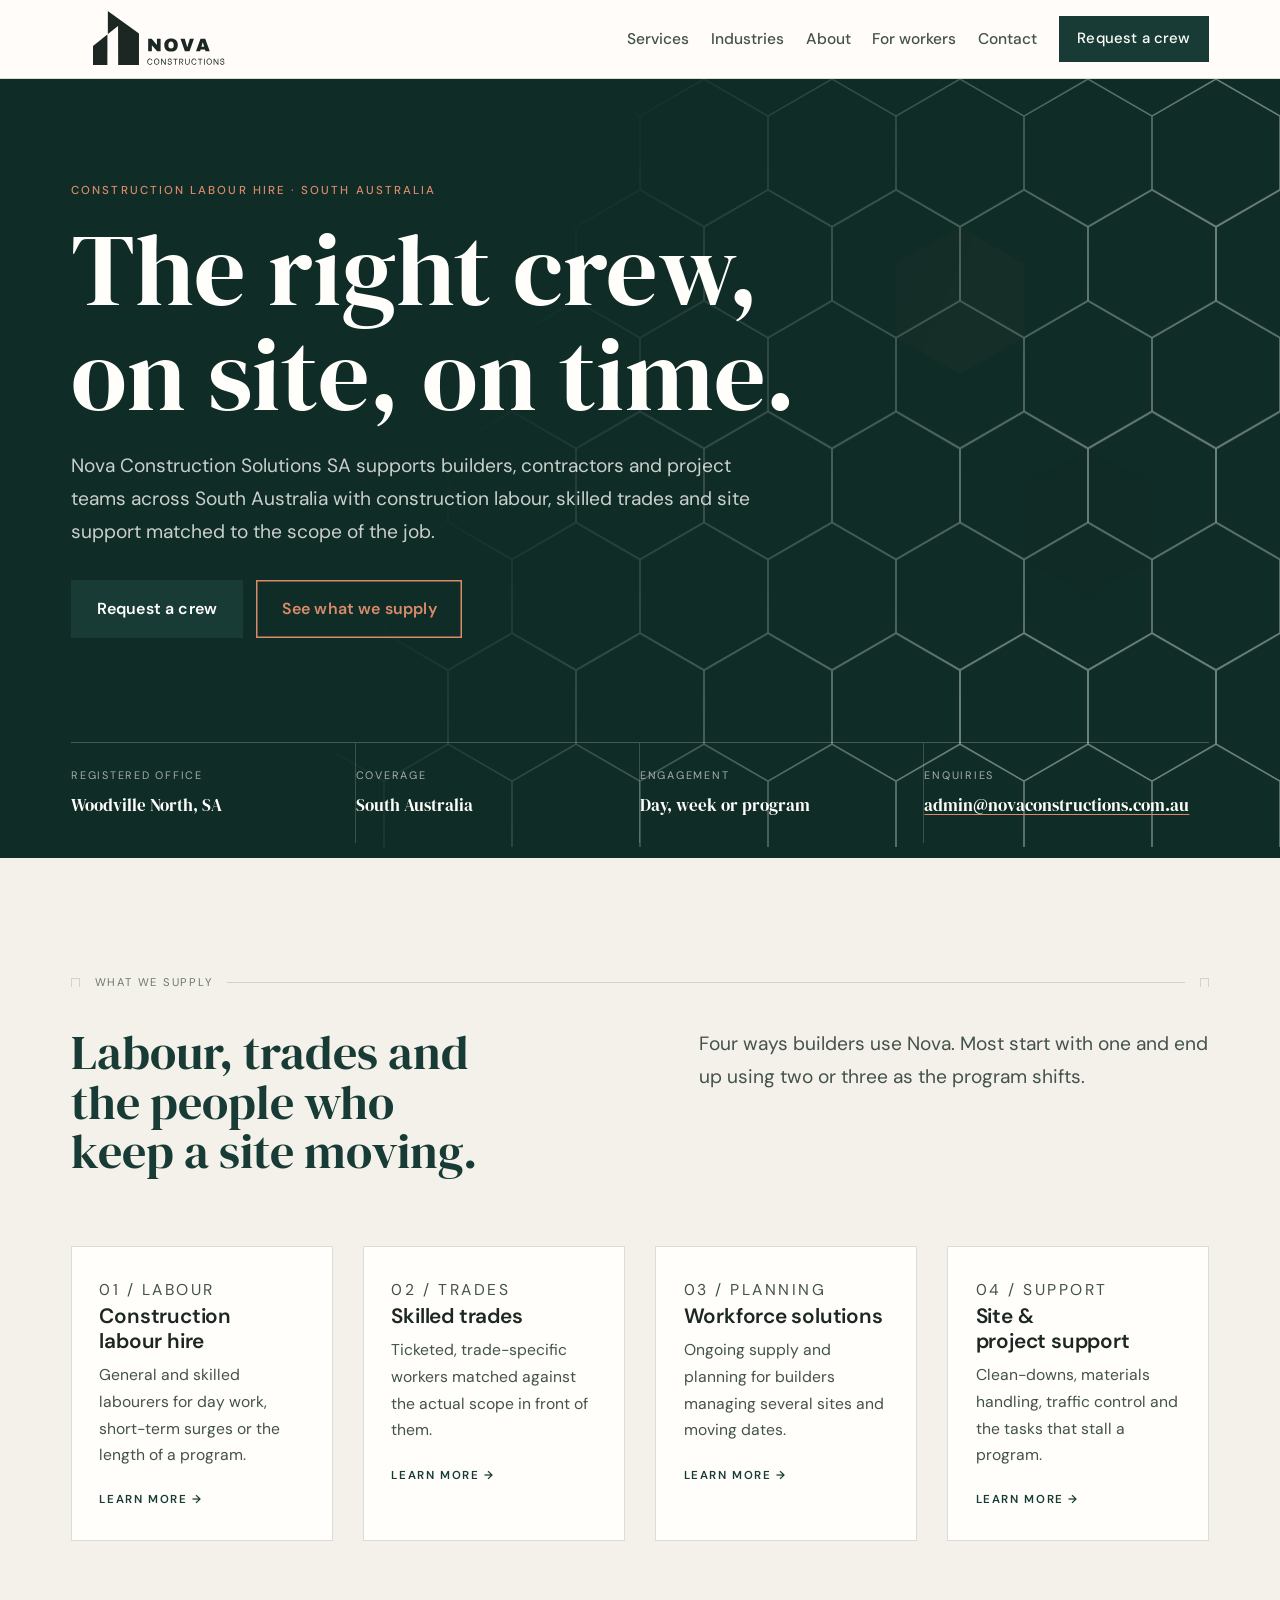
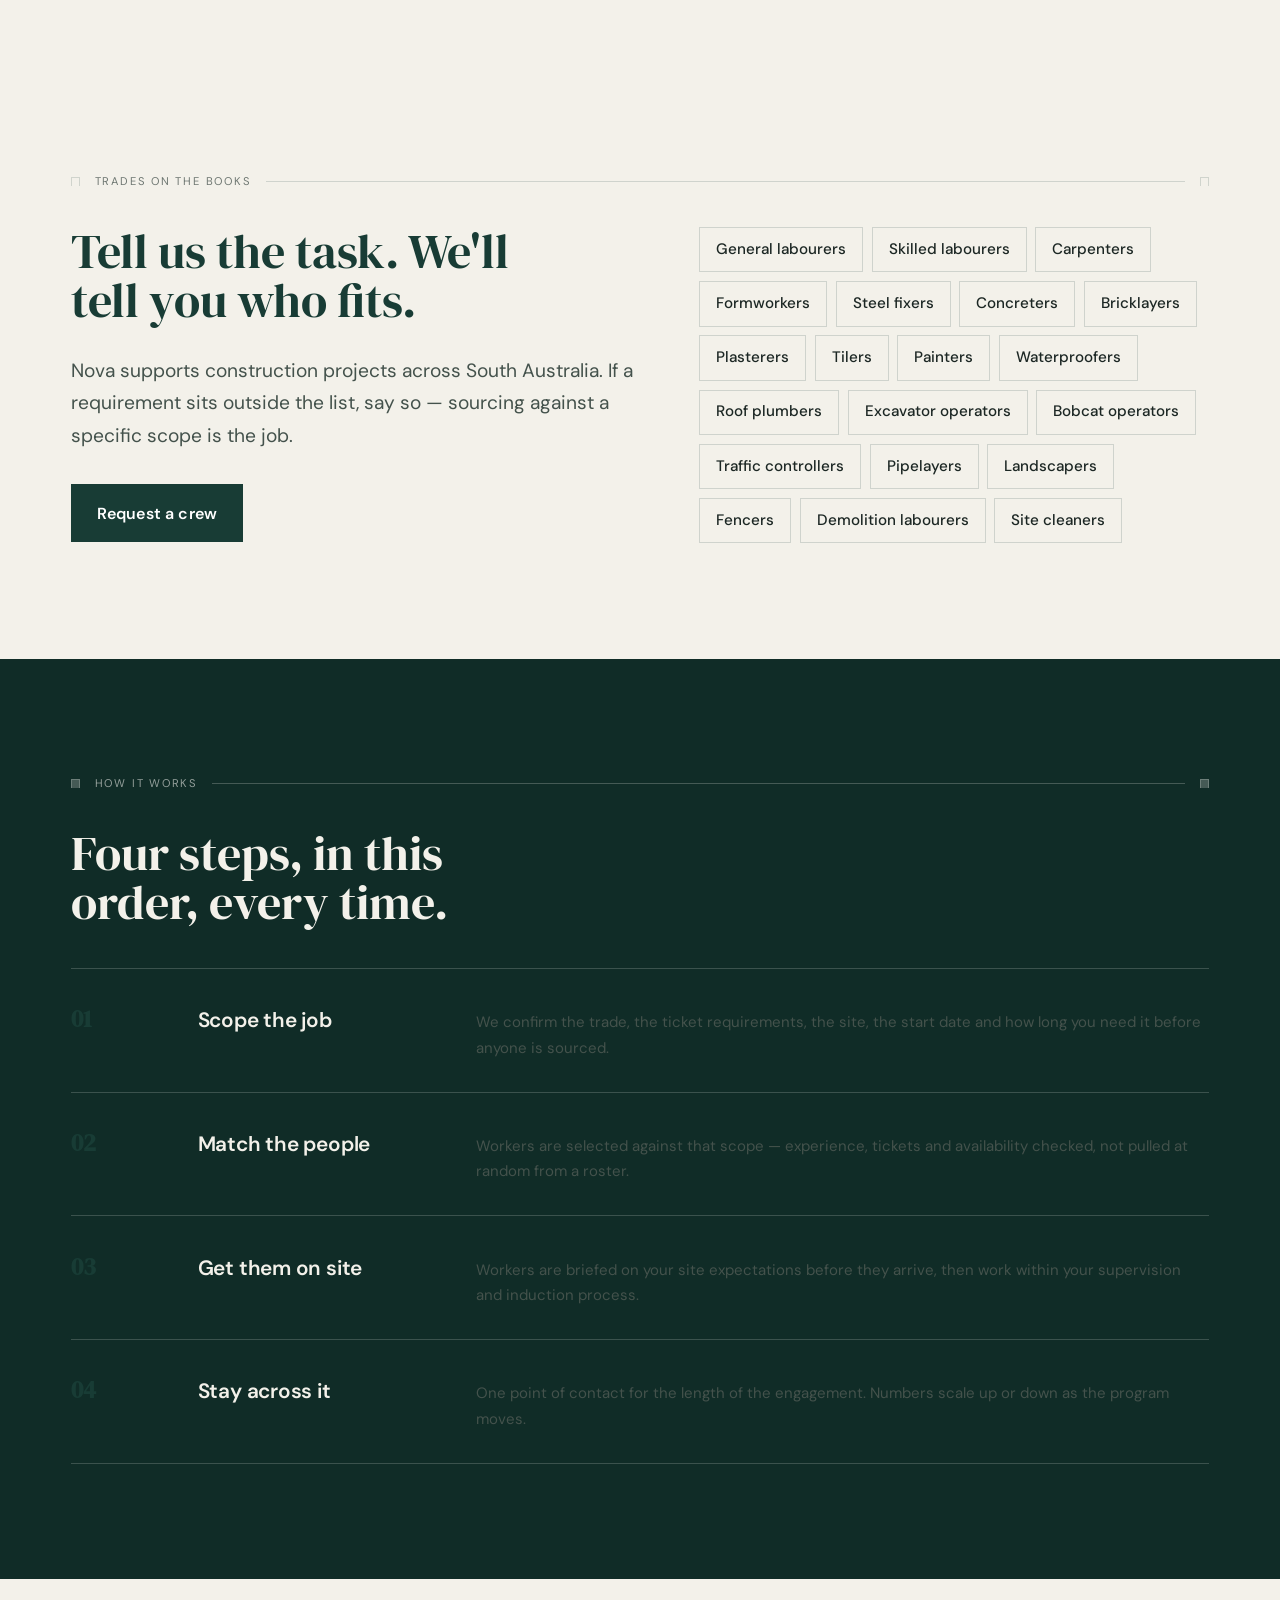
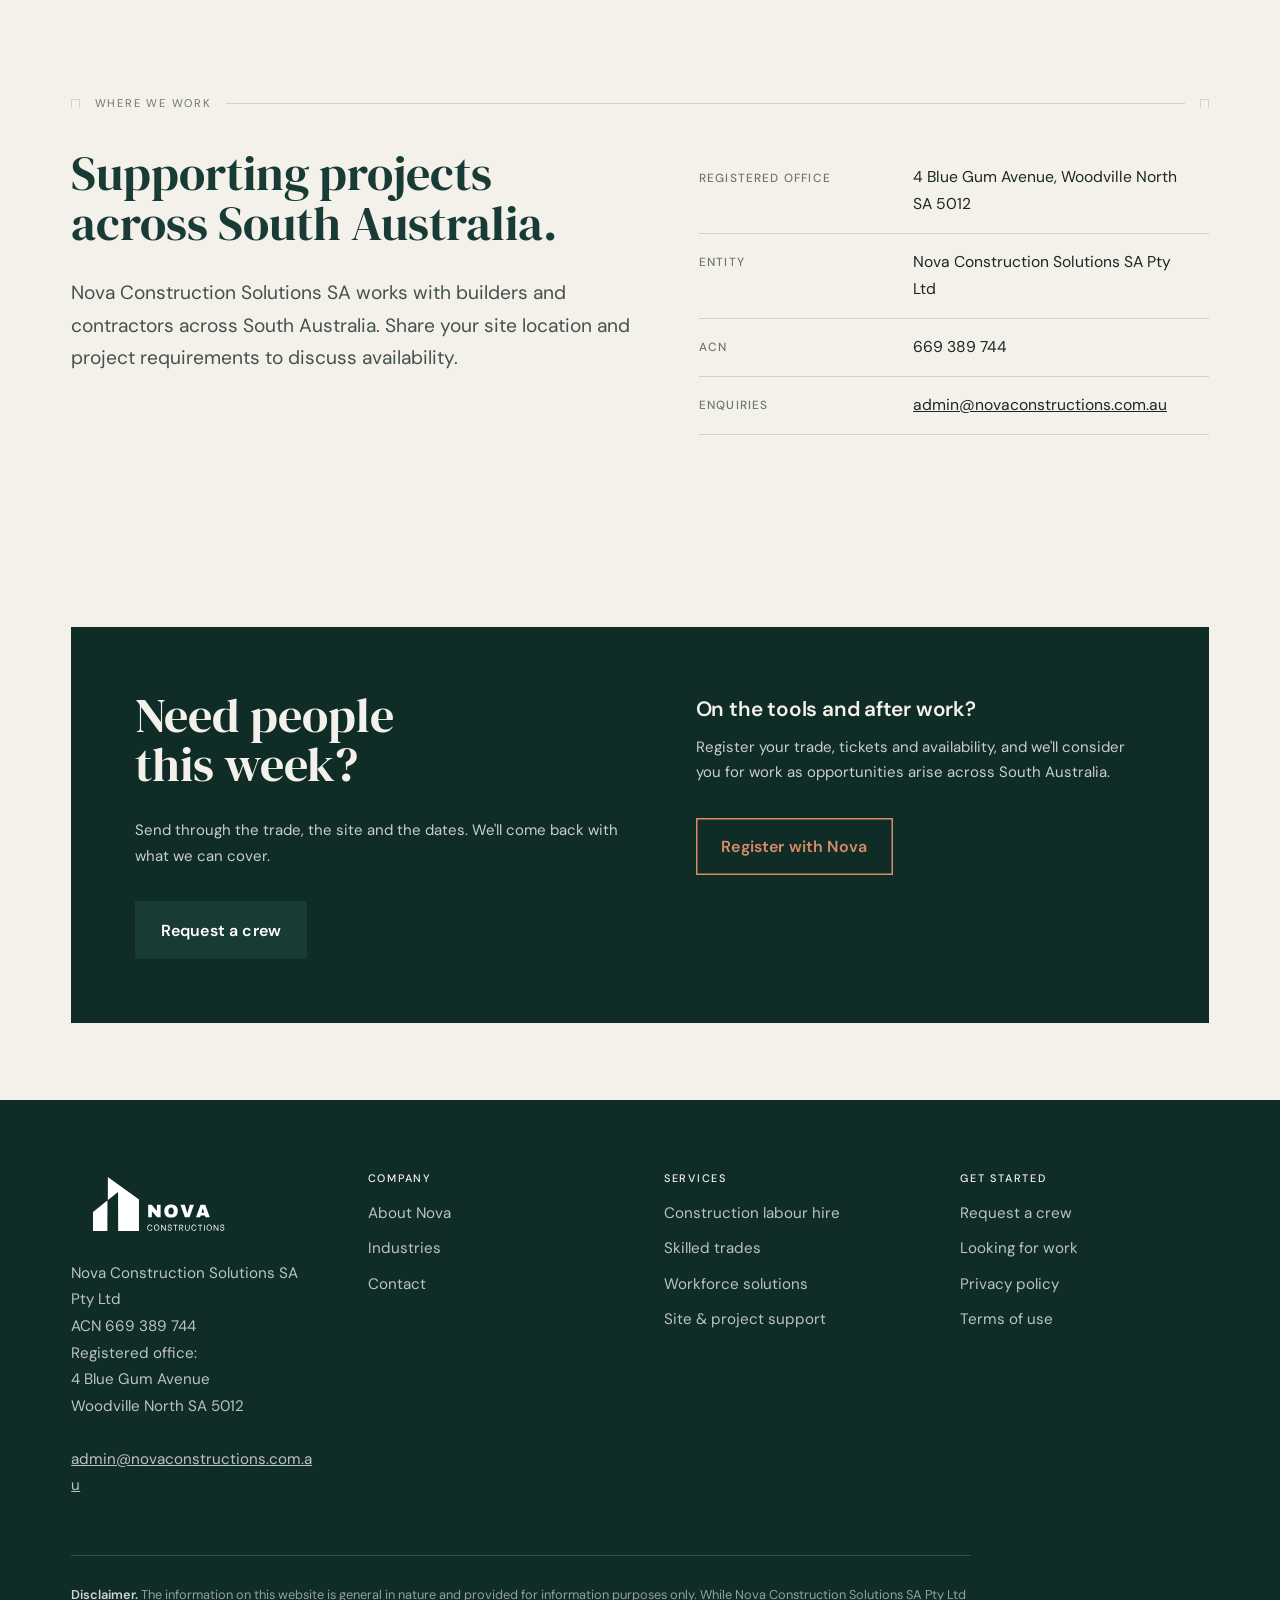
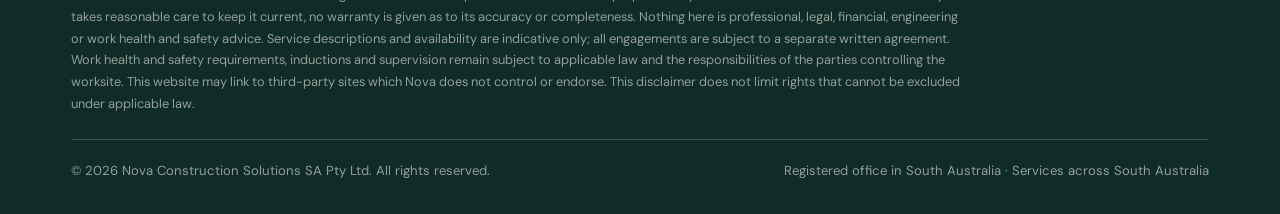
<file: index.html>
<!DOCTYPE html>
<html lang="en-AU">
<head>
<meta charset="utf-8">
<meta name="viewport" content="width=device-width, initial-scale=1">
<title>Construction Labour Hire South Australia | Nova Construction Solutions SA</title>
<meta name="description" content="Nova Construction Solutions SA supports construction projects across South Australia with labour hire, skilled trades and workforce support.">
<link rel="canonical" href="https://www.novaconstructions.com.au/">
<meta name="robots" content="index, follow, max-image-preview:large">
<meta name="theme-color" content="#102c27">
<meta name="geo.region" content="AU-SA">
<meta name="geo.placename" content="South Australia">

<meta property="og:type" content="website">
<meta property="og:site_name" content="Nova Construction Solutions SA">
<meta property="og:locale" content="en_AU">
<meta property="og:title" content="Construction Labour Hire South Australia | Nova Construction Solutions SA">
<meta property="og:description" content="Nova Construction Solutions SA supports construction projects across South Australia with labour hire, skilled trades and workforce support.">
<meta property="og:url" content="https://www.novaconstructions.com.au/">
<meta name="twitter:card" content="summary">
<meta name="twitter:title" content="Construction Labour Hire South Australia | Nova Construction Solutions SA">
<meta name="twitter:description" content="Nova Construction Solutions SA supports construction projects across South Australia with labour hire, skilled trades and workforce support.">

<link rel="preconnect" href="https://fonts.googleapis.com">
<link rel="preconnect" href="https://fonts.gstatic.com" crossorigin>
<link rel="stylesheet" href="https://fonts.googleapis.com/css2?family=DM+Sans:wght@400;500;600;700&family=DM+Serif+Display&display=swap">
<link rel="stylesheet" href="/css/style.css">
<script type="application/ld+json">
{
  "@context": "https://schema.org",
  "@type": "Organization",
  "@id": "https://www.novaconstructions.com.au/#organisation",
  "name": "Nova Construction Solutions SA",
  "legalName": "Nova Construction Solutions SA Pty Ltd",
  "identifier": {"@type": "PropertyValue", "propertyID": "ACN", "value": "669 389 744"},
  "url": "https://www.novaconstructions.com.au/",
  "description": "Construction labour hire, skilled trades and workforce support for builders and contractors across South Australia.",
  "email": "admin@novaconstructions.com.au",
  "address": {
    "@type": "PostalAddress",
    "streetAddress": "4 Blue Gum Avenue",
    "addressLocality": "Woodville North",
    "addressRegion": "SA",
    "postalCode": "5012",
    "addressCountry": "AU"
  },
  "areaServed": {"@type": "State", "name": "South Australia"},
  "knowsAbout": ["Construction labour hire", "Skilled trades", "Workforce solutions", "Civil construction", "Residential construction"],
  "contactPoint": [{
    "@type": "ContactPoint",
    "email": "admin@novaconstructions.com.au",
    "contactType": "customer service",
    "areaServed": "South Australia",
    "availableLanguage": "English"
  }]
}
</script>
<script type="application/ld+json">
{"@context":"https://schema.org","@type":"WebSite","url":"https://www.novaconstructions.com.au/","name":"Nova Construction Solutions SA","publisher":{"@id":"https://www.novaconstructions.com.au/#organisation"}}
</script>
</head>
<body>
<a class="skip" href="#main">Skip to content</a>
<header class="site-head">
  <div class="wrap head-in">
    <a class="brand" href="/" aria-label="Nova Construction Solutions SA — home">
      <picture class="brand__image brand__image--header">
        <source srcset="/assets/Black%20and%20White%20Modern%20Building%20Logo.svg" type="image/svg+xml">
        <img src="/assets/Black%20and%20White%20Modern%20Building%20Logo.png" alt="Nova Construction Solutions SA logo">
      </picture>
    </a>
    <button class="nav-toggle" type="button" aria-expanded="false" aria-controls="primary-nav" aria-label="Open menu">
      <svg viewBox="0 0 24 24" fill="none" stroke="currentColor" stroke-width="2" aria-hidden="true"><path d="M3 6h18M3 12h18M3 18h18"/></svg>
    </button>
    <nav class="nav" id="primary-nav" data-open="false" aria-label="Primary">
      <a href="/services.html">Services</a>
      <a href="/industries.html">Industries</a>
      <a href="/about.html">About</a>
      <a href="/for-workers.html">For workers</a>
      <a href="/contact.html">Contact</a>
      <a class="btn btn--primary" href="/contact.html?type=Request%20workers">Request a crew</a>
    </nav>
  </div>
</header>

<main id="main">

  <section class="hero">
    <svg class="hero-lattice" viewBox="0 0 1200 720" preserveAspectRatio="xMaxYMid slice" aria-hidden="true" focusable="false">
        <defs>
          <pattern id="lattice" width="120" height="207.846" patternUnits="userSpaceOnUse">
            <path d="M60 0 L120 34.641 L120 103.923 L60 138.564 L0 103.923 L0 34.641 Z" fill="none" stroke="var(--concrete-deep)" stroke-width="1.4"/>
            <path d="M120 103.923 L180 138.564 L180 207.846 L120 242.487 L60 207.846 L60 138.564 Z" fill="none" stroke="var(--concrete-deep)" stroke-width="1.4"/>
            <path d="M0 103.923 L60 138.564 L60 207.846 L0 242.487 L-60 207.846 L-60 138.564 Z" fill="none" stroke="var(--concrete-deep)" stroke-width="1.4"/>
          </pattern>
        </defs>
        <rect width="1200" height="720" fill="url(#lattice)"/>
        <path d="M900 138.564 L960 173.205 L960 242.487 L900 277.128 L840 242.487 L840 173.205 Z" fill="var(--crimson)" opacity="0.09"/>
        <path d="M1020 346.41 L1080 381.051 L1080 450.333 L1020 484.974 L960 450.333 L960 381.051 Z" fill="var(--ink)" opacity="0.06"/>
      </svg>
    <div class="wrap hero-in">
      <span class="eyebrow">Construction labour hire &middot; South Australia</span>
      <h1>The right crew, on site, on time.</h1>
      <p class="lead">Nova Construction Solutions SA supports builders, contractors and project teams across South
        Australia with construction labour, skilled trades and site support matched to the scope of the job.</p>
      <div class="btn-row">
        <a class="btn btn--primary" href="/contact.html?type=Request%20workers">Request a crew</a>
        <a class="btn btn--ghost" href="/services.html">See what we supply</a>
      </div>
    </div>
    <div class="wrap">
      <dl class="hero-facts">
        <div><dt>Registered office</dt><dd>Woodville North, SA</dd></div>
        <div><dt>Coverage</dt><dd>South Australia</dd></div>
        <div><dt>Engagement</dt><dd>Day, week or program</dd></div>
        <div><dt>Enquiries</dt><dd><a href="mailto:admin@novaconstructions.com.au">admin@novaconstructions.com.au</a></dd></div>
      </dl>
    </div>
  </section>

  <section class="section">
    <div class="wrap">
      <p class="dimline"><span>What we supply</span><i></i></p>
      <div class="split reveal">
        <div>
          <h2>Labour, trades and the people who keep a site moving.</h2>
        </div>
        <div>
          <p class="lead">Four ways builders use Nova. Most start with one and end up using two or three as the
            program shifts.</p>
        </div>
      </div>
      <div class="grid grid--4 reveal" style="margin-top:2.5rem">
        <a class="card chamfer" href="/services.html#labour-hire">
          <p class="card-tag">01 / Labour</p>
          <h3>Construction labour hire</h3>
          <p>General and skilled labourers for day work, short-term surges or the length of a program.</p>
          <span class="more">Learn more &rarr;</span>
        </a>
        <a class="card chamfer" href="/services.html#skilled-trades">
          <p class="card-tag">02 / Trades</p>
          <h3>Skilled trades</h3>
          <p>Ticketed, trade-specific workers matched against the actual scope in front of them.</p>
          <span class="more">Learn more &rarr;</span>
        </a>
        <a class="card chamfer" href="/services.html#workforce">
          <p class="card-tag">03 / Planning</p>
          <h3>Workforce solutions</h3>
          <p>Ongoing supply and planning for builders managing several sites and moving dates.</p>
          <span class="more">Learn more &rarr;</span>
        </a>
        <a class="card chamfer" href="/services.html#site-support">
          <p class="card-tag">04 / Support</p>
          <h3>Site &amp; project support</h3>
          <p>Clean-downs, materials handling, traffic control and the tasks that stall a program.</p>
          <span class="more">Learn more &rarr;</span>
        </a>
      </div>
    </div>
  </section>

  <section class="section section--concrete">
    <div class="wrap">
      <p class="dimline"><span>Trades on the books</span><i></i></p>
      <div class="split">
        <div class="reveal">
          <h2>Tell us the task. We'll tell you who fits.</h2>
          <p class="lead">Nova supports construction projects across South Australia. If a
            requirement sits outside the list, say so — sourcing against a specific scope is the job.</p>
          <div class="btn-row">
            <a class="btn btn--primary" href="/contact.html?type=Request%20workers">Request a crew</a>
          </div>
        </div>
        <ul class="chips reveal">
        <li>General labourers</li>
        <li>Skilled labourers</li>
        <li>Carpenters</li>
        <li>Formworkers</li>
        <li>Steel fixers</li>
        <li>Concreters</li>
        <li>Bricklayers</li>
        <li>Plasterers</li>
        <li>Tilers</li>
        <li>Painters</li>
        <li>Waterproofers</li>
        <li>Roof plumbers</li>
        <li>Excavator operators</li>
        <li>Bobcat operators</li>
        <li>Traffic controllers</li>
        <li>Pipelayers</li>
        <li>Landscapers</li>
        <li>Fencers</li>
        <li>Demolition labourers</li>
        <li>Site cleaners</li>
        </ul>
      </div>
    </div>
  </section>

  <section class="section section--ink">
    <div class="wrap">
      <p class="dimline"><span>How it works</span><i></i></p>
      <h2 style="max-width:20ch">Four steps, in this order, every time.</h2>
      <div class="steps reveal" style="margin-top:2.5rem">
        <div class="step">
          <h3>Scope the job</h3>
          <p>We confirm the trade, the ticket requirements, the site, the start date and how long you need it before
            anyone is sourced.</p>
        </div>
        <div class="step">
          <h3>Match the people</h3>
          <p>Workers are selected against that scope — experience, tickets and availability checked, not pulled at
            random from a roster.</p>
        </div>
        <div class="step">
          <h3>Get them on site</h3>
          <p>Workers are briefed on your site expectations before they arrive, then work within your supervision
            and induction process.</p>
        </div>
        <div class="step">
          <h3>Stay across it</h3>
          <p>One point of contact for the length of the engagement. Numbers scale up or down as the program moves.</p>
        </div>
      </div>
    </div>
  </section>

  <section class="section">
    <div class="wrap">
      <p class="dimline"><span>Where we work</span><i></i></p>
      <div class="split">
        <div class="reveal">
          <h2>Supporting projects across South Australia.</h2>
          <p class="lead">Nova Construction Solutions SA works with builders and contractors across South Australia.
            Share your site location and project requirements to discuss availability.</p>
        </div>
        <div class="reveal">
          <table class="spec">
            <tr><th>Registered office</th><td>4 Blue Gum Avenue, Woodville North SA 5012</td></tr>
            <tr><th>Entity</th><td>Nova Construction Solutions SA Pty Ltd</td></tr>
            <tr><th>ACN</th><td>669 389 744</td></tr>
            <tr><th>Enquiries</th><td><a href="mailto:admin@novaconstructions.com.au">admin@novaconstructions.com.au</a></td></tr>
          </table>
        </div>
      </div>
    </div>
  </section>

  <section class="section section--tight">
    <div class="wrap">
      <div class="band chamfer reveal">
        <div class="split">
          <div>
            <h2>Need people this week?</h2>
            <p>Send through the trade, the site and the dates. We'll come back with what we can cover.</p>
            <div class="btn-row">
              <a class="btn btn--primary" href="/contact.html?type=Request%20workers">Request a crew</a>
            </div>
          </div>
          <div>
            <h3 style="margin-top:.4rem">On the tools and after work?</h3>
            <p>Register your trade, tickets and availability, and we'll consider you for work as opportunities arise
              across South Australia.</p>
            <div class="btn-row">
              <a class="btn btn--ghost" href="/for-workers.html">Register with Nova</a>
            </div>
          </div>
        </div>
      </div>
    </div>
  </section>

</main>
<footer class="site-foot">
  <div class="wrap">
    <div class="foot-top">
      <div class="foot-brand">
        <picture class="brand__image brand__image--footer" aria-hidden="true">
          <source srcset="/assets/Black%20and%20White%20Modern%20Building%20Logo.svg" type="image/svg+xml">
          <img src="/assets/Black%20and%20White%20Modern%20Building%20Logo.png" alt="" loading="lazy">
        </picture>
        <address>
          Nova Construction Solutions SA Pty Ltd<br>ACN 669 389 744<br>
          Registered office:<br>
          4 Blue Gum Avenue<br>
          Woodville North SA 5012<br><br>
          <a href="mailto:admin@novaconstructions.com.au">admin@novaconstructions.com.au</a>
        </address>
      </div>
      <div>
        <h4>Company</h4>
        <ul class="foot-links">
          <li><a href="/about.html">About Nova</a></li>
          <li><a href="/industries.html">Industries</a></li>
          <li><a href="/contact.html">Contact</a></li>
        </ul>
      </div>
      <div>
        <h4>Services</h4>
        <ul class="foot-links">
          <li><a href="/services.html#labour-hire">Construction labour hire</a></li>
          <li><a href="/services.html#skilled-trades">Skilled trades</a></li>
          <li><a href="/services.html#workforce">Workforce solutions</a></li>
          <li><a href="/services.html#site-support">Site &amp; project support</a></li>
        </ul>
      </div>
      <div>
        <h4>Get started</h4>
        <ul class="foot-links">
          <li><a href="/contact.html?type=Request%20workers">Request a crew</a></li>
          <li><a href="/for-workers.html">Looking for work</a></li>
          <li><a href="/privacy.html">Privacy policy</a></li>
          <li><a href="/terms.html">Terms of use</a></li>
        </ul>
      </div>
    </div>

    <p class="foot-disclaimer"><strong>Disclaimer.</strong> The information on this website is general in nature and provided for
information purposes only. While Nova Construction Solutions SA Pty Ltd takes reasonable care to keep it current,
no warranty is given as to its accuracy or completeness. Nothing here is professional, legal, financial, engineering
or work health and safety advice. Service descriptions and availability are indicative only; all engagements are
subject to a separate written agreement. Work health and safety requirements, inductions and supervision remain
subject to applicable law and the responsibilities of the parties controlling the worksite. This website may link
to third-party sites which Nova does not control or endorse. This disclaimer does not limit rights that cannot be
excluded under applicable law.</p>

    <div class="foot-base">
      <span>&copy; <span data-year>2026</span> Nova Construction Solutions SA Pty Ltd. All rights reserved.</span>
      <span>Registered office in South Australia &middot; Services across South Australia</span>
    </div>
  </div>
</footer>
<script src="/js/main.js" defer></script>
</body>
</html>
</file>
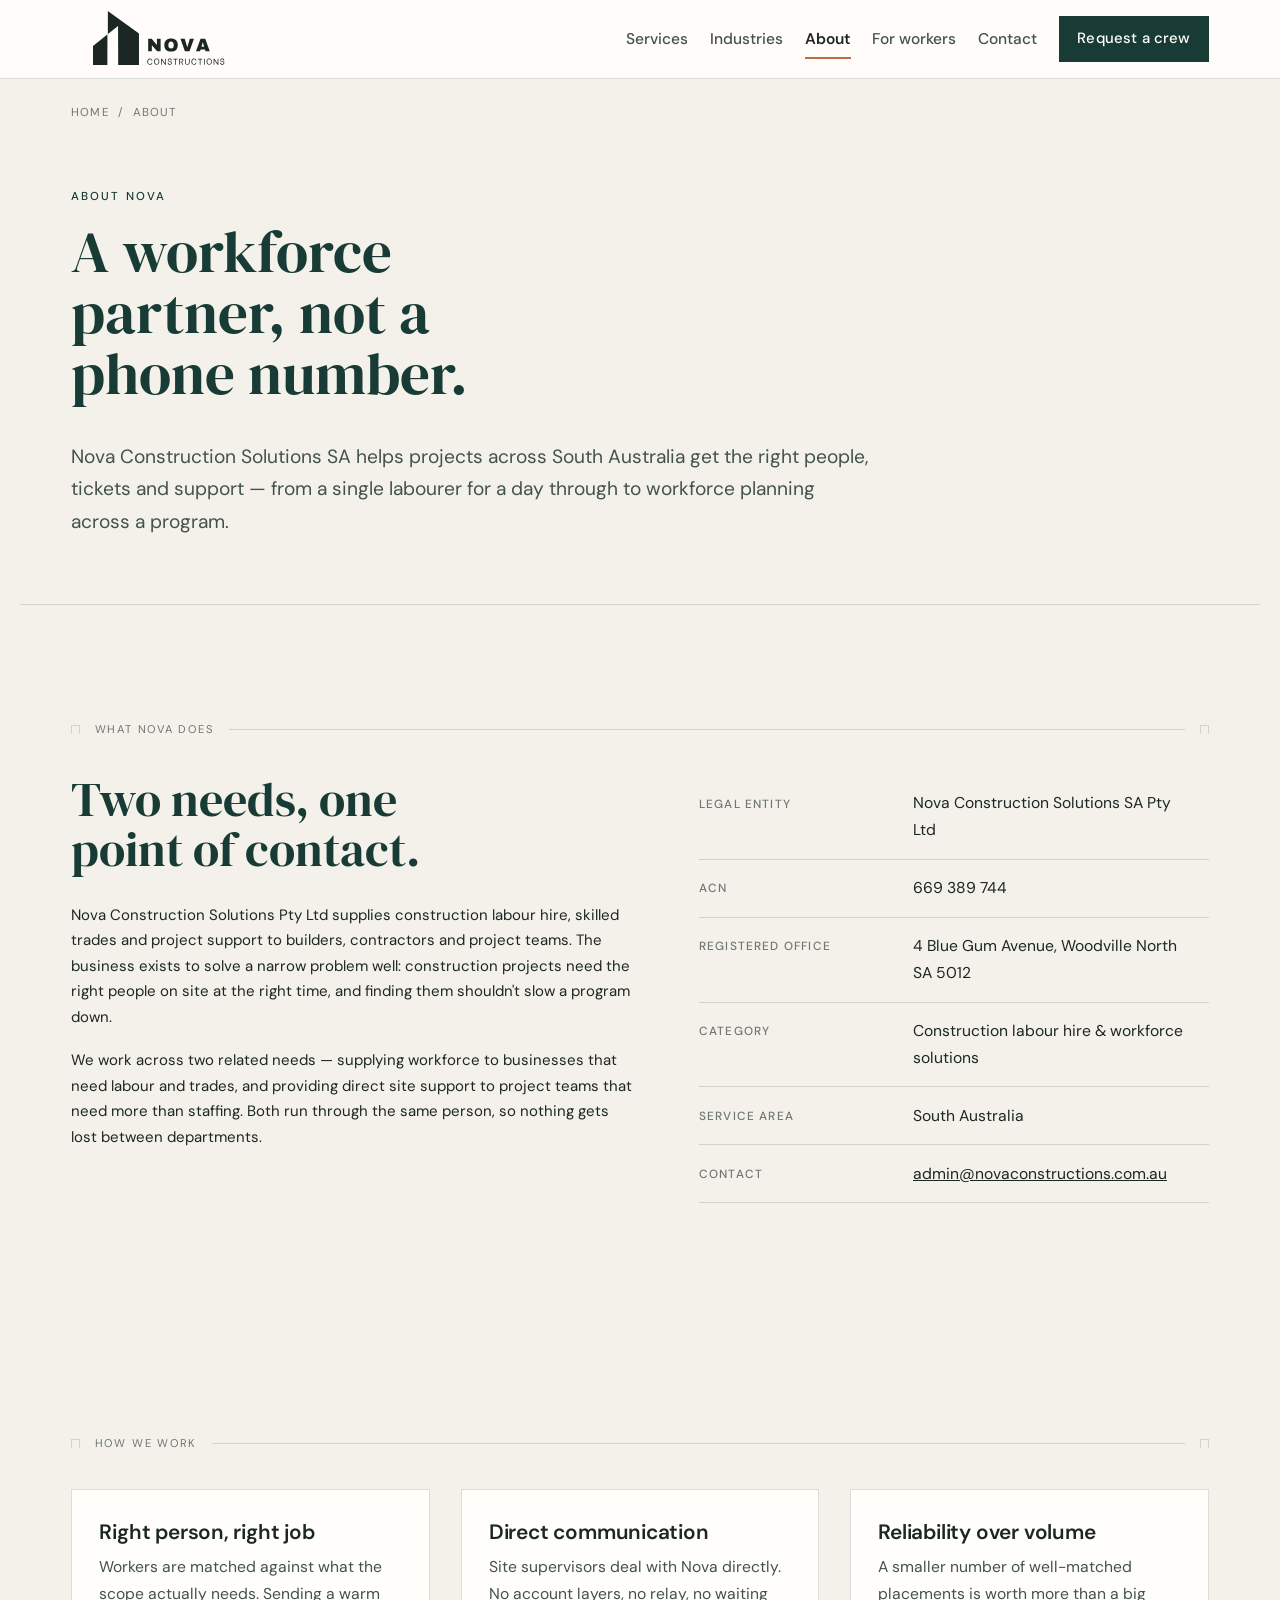
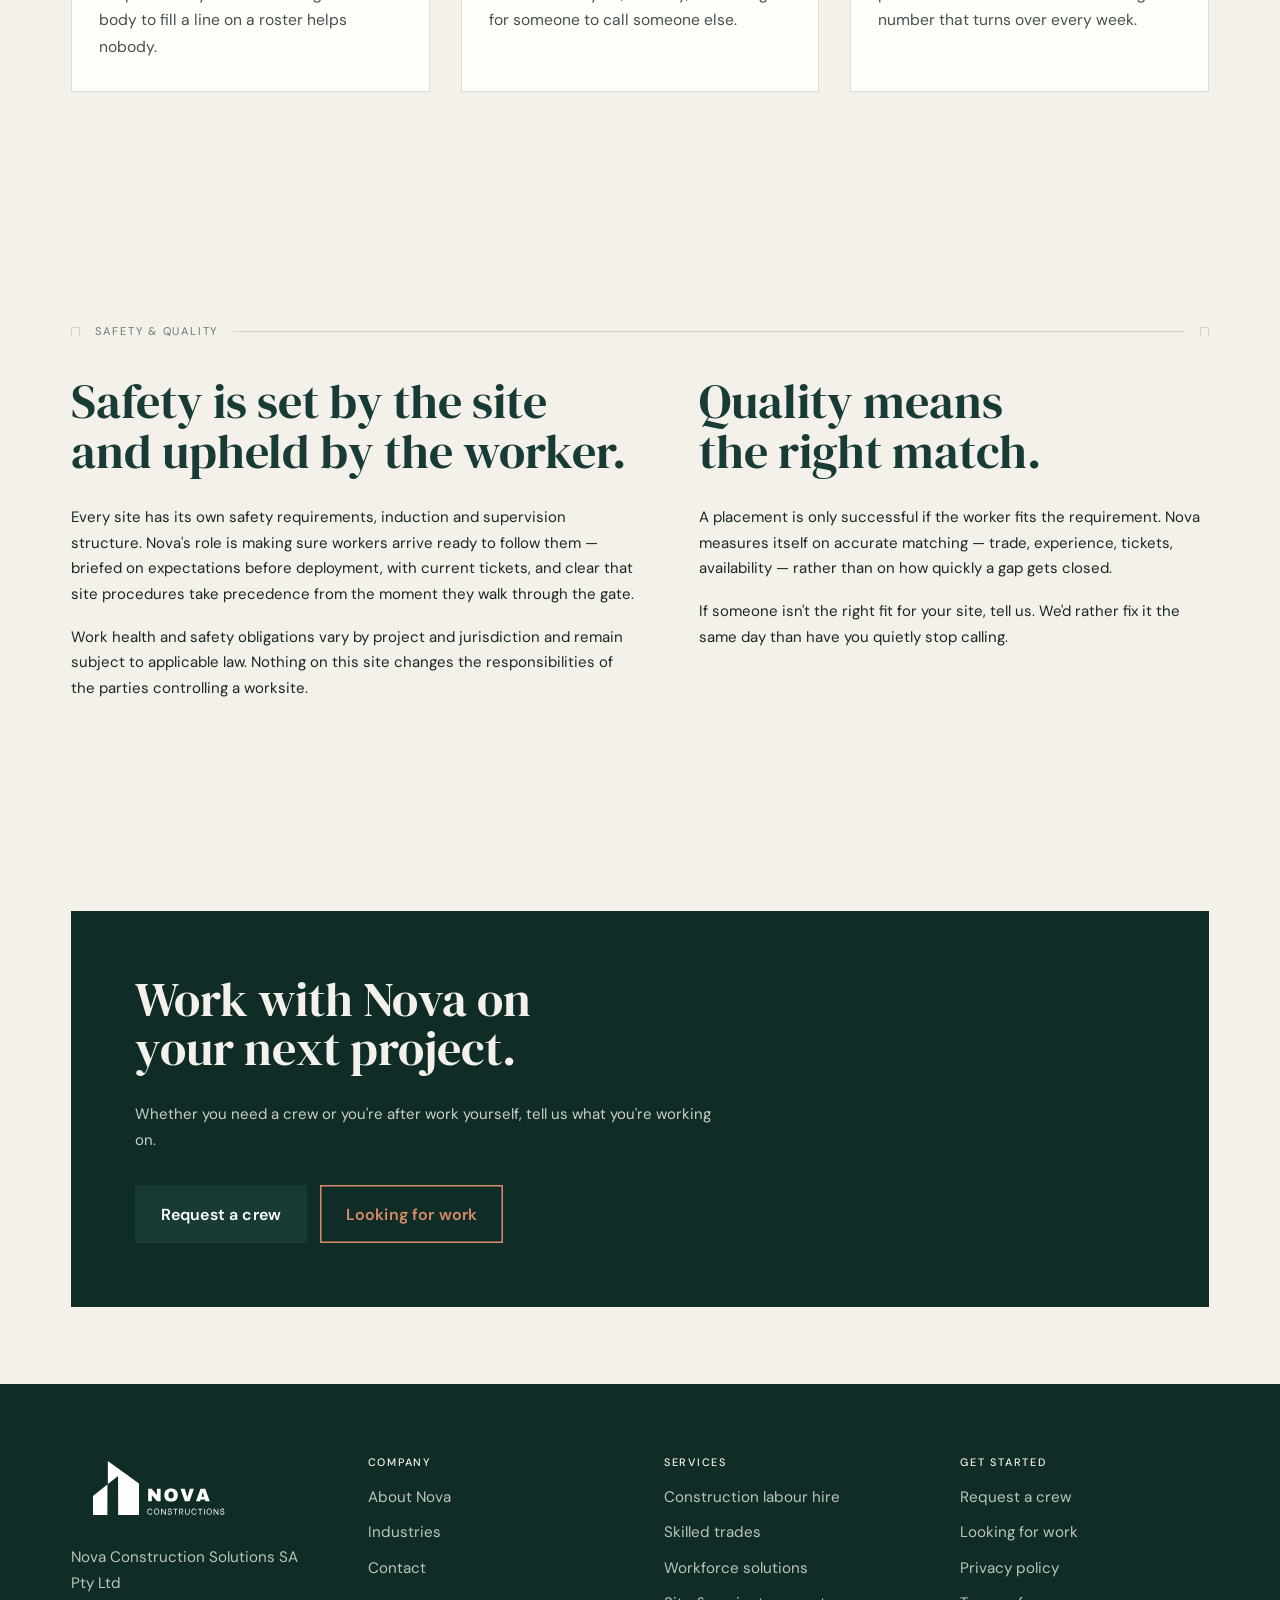
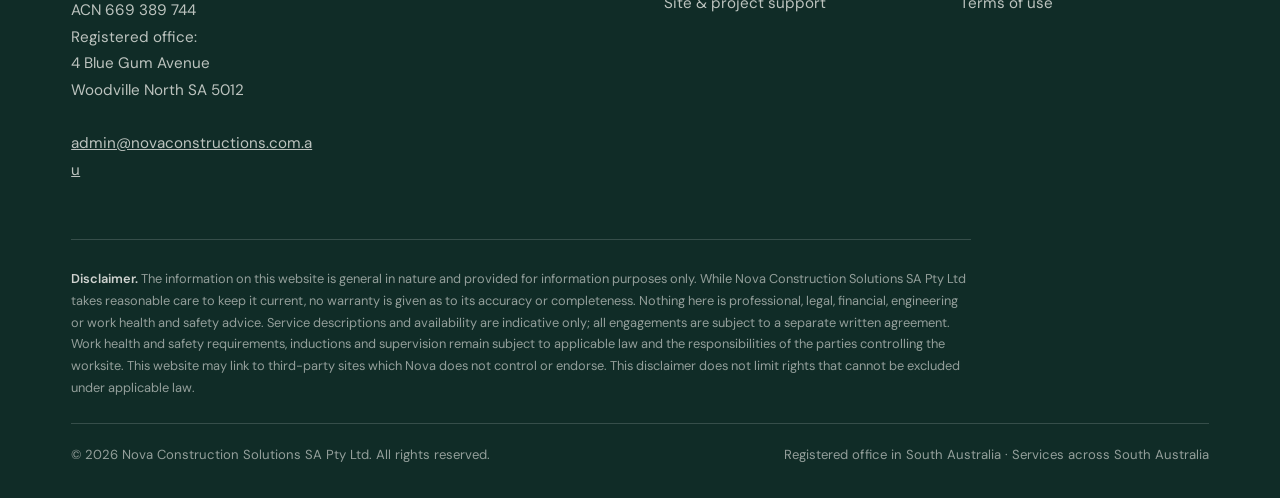
<file: about.html>
<!DOCTYPE html>
<html lang="en-AU">
<head>
<meta charset="utf-8">
<meta name="viewport" content="width=device-width, initial-scale=1">
<title>About Nova Construction Solutions SA | South Australia</title>
<meta name="description" content="Nova Construction Solutions SA Pty Ltd supports builders and contractors with construction labour hire and skilled trades across South Australia.">
<link rel="canonical" href="https://www.novaconstructions.com.au/about.html">
<meta name="robots" content="index, follow, max-image-preview:large">
<meta name="theme-color" content="#102c27">
<meta name="geo.region" content="AU-SA">
<meta name="geo.placename" content="South Australia">

<meta property="og:type" content="website">
<meta property="og:site_name" content="Nova Construction Solutions SA">
<meta property="og:locale" content="en_AU">
<meta property="og:title" content="About Nova Construction Solutions SA | South Australia">
<meta property="og:description" content="Nova Construction Solutions SA Pty Ltd supports builders and contractors with construction labour hire and skilled trades across South Australia.">
<meta property="og:url" content="https://www.novaconstructions.com.au/about.html">
<meta name="twitter:card" content="summary">
<meta name="twitter:title" content="About Nova Construction Solutions SA | South Australia">
<meta name="twitter:description" content="Nova Construction Solutions SA Pty Ltd supports builders and contractors with construction labour hire and skilled trades across South Australia.">

<link rel="preconnect" href="https://fonts.googleapis.com">
<link rel="preconnect" href="https://fonts.gstatic.com" crossorigin>
<link rel="stylesheet" href="https://fonts.googleapis.com/css2?family=DM+Sans:wght@400;500;600;700&family=DM+Serif+Display&display=swap">
<link rel="stylesheet" href="/css/style.css">
<script type="application/ld+json">
{"@context":"https://schema.org","@type":"BreadcrumbList","itemListElement":[
{"@type":"ListItem","position":1,"name":"Home","item":"https://www.novaconstructions.com.au/"},
{"@type":"ListItem","position":2,"name":"About","item":"https://www.novaconstructions.com.au/about.html"}]}
</script>
<script type="application/ld+json">
{
  "@context": "https://schema.org",
  "@type": "Organization",
  "@id": "https://www.novaconstructions.com.au/#organisation",
  "name": "Nova Construction Solutions SA",
  "legalName": "Nova Construction Solutions SA Pty Ltd",
  "identifier": {"@type": "PropertyValue", "propertyID": "ACN", "value": "669 389 744"},
  "url": "https://www.novaconstructions.com.au/",
  "description": "Construction labour hire, skilled trades and workforce support for builders and contractors across South Australia.",
  "email": "admin@novaconstructions.com.au",
  "address": {
    "@type": "PostalAddress",
    "streetAddress": "4 Blue Gum Avenue",
    "addressLocality": "Woodville North",
    "addressRegion": "SA",
    "postalCode": "5012",
    "addressCountry": "AU"
  },
  "areaServed": {"@type": "State", "name": "South Australia"},
  "knowsAbout": ["Construction labour hire", "Skilled trades", "Workforce solutions", "Civil construction", "Residential construction"],
  "contactPoint": [{
    "@type": "ContactPoint",
    "email": "admin@novaconstructions.com.au",
    "contactType": "customer service",
    "areaServed": "South Australia",
    "availableLanguage": "English"
  }]
}
</script>
</head>
<body>
<a class="skip" href="#main">Skip to content</a>
<header class="site-head">
  <div class="wrap head-in">
    <a class="brand" href="/" aria-label="Nova Construction Solutions SA — home">
      <picture class="brand__image brand__image--header">
        <source srcset="/assets/Black%20and%20White%20Modern%20Building%20Logo.svg" type="image/svg+xml">
        <img src="/assets/Black%20and%20White%20Modern%20Building%20Logo.png" alt="Nova Construction Solutions SA logo">
      </picture>
    </a>
    <button class="nav-toggle" type="button" aria-expanded="false" aria-controls="primary-nav" aria-label="Open menu">
      <svg viewBox="0 0 24 24" fill="none" stroke="currentColor" stroke-width="2" aria-hidden="true"><path d="M3 6h18M3 12h18M3 18h18"/></svg>
    </button>
    <nav class="nav" id="primary-nav" data-open="false" aria-label="Primary">
      <a href="/services.html">Services</a>
      <a href="/industries.html">Industries</a>
      <a href="/about.html" aria-current="page">About</a>
      <a href="/for-workers.html">For workers</a>
      <a href="/contact.html">Contact</a>
      <a class="btn btn--primary" href="/contact.html?type=Request%20workers">Request a crew</a>
    </nav>
  </div>
</header>

<div class="wrap crumbs"><a href="/">Home</a> &nbsp;/&nbsp; About</div>
<main id="main">
  <section class="wrap page-head">
    <span class="eyebrow">About Nova</span>
    <h1>A workforce partner, not a phone number.</h1>
    <p class="lead">Nova Construction Solutions SA helps projects across South Australia get the right people, tickets and support —
      from a single labourer for a day through to workforce planning across a program.</p>
  </section>

  <section class="section">
    <div class="wrap">
      <p class="dimline"><span>What Nova does</span><i></i></p>
      <div class="split">
        <div class="reveal">
          <h2>Two needs, one point of contact.</h2>
          <p>Nova Construction Solutions Pty Ltd supplies construction labour hire, skilled trades and project support
            to builders, contractors and project teams. The business exists to solve a narrow problem well:
            construction projects need the right people on site at the right time, and finding them shouldn't slow a
            program down.</p>
          <p>We work across two related needs — supplying workforce to businesses that need labour and trades, and
            providing direct site support to project teams that need more than staffing. Both run through the same
            person, so nothing gets lost between departments.</p>
        </div>
        <div class="reveal">
          <table class="spec">
            <tr><th>Legal entity</th><td>Nova Construction Solutions SA Pty Ltd</td></tr>
            <tr><th>ACN</th><td>669 389 744</td></tr>
            <tr><th>Registered office</th><td>4 Blue Gum Avenue, Woodville North SA 5012</td></tr>
            <tr><th>Category</th><td>Construction labour hire &amp; workforce solutions</td></tr>
            <tr><th>Service area</th><td>South Australia</td></tr>
            <tr><th>Contact</th><td><a href="mailto:admin@novaconstructions.com.au">admin@novaconstructions.com.au</a></td></tr>
          </table>
        </div>
      </div>
    </div>
  </section>

  <section class="section section--concrete">
    <div class="wrap">
      <p class="dimline"><span>How we work</span><i></i></p>
      <div class="grid grid--3 reveal">
        <div class="card chamfer">
          <h3>Right person, right job</h3>
          <p>Workers are matched against what the scope actually needs. Sending a warm body to fill a line on a roster
            helps nobody.</p>
        </div>
        <div class="card chamfer">
          <h3>Direct communication</h3>
          <p>Site supervisors deal with Nova directly. No account layers, no relay, no waiting for someone to call
            someone else.</p>
        </div>
        <div class="card chamfer">
          <h3>Reliability over volume</h3>
          <p>A smaller number of well-matched placements is worth more than a big number that turns over every week.</p>
        </div>
      </div>
    </div>
  </section>

  <section class="section">
    <div class="wrap">
      <p class="dimline"><span>Safety &amp; quality</span><i></i></p>
      <div class="split">
        <div class="reveal">
          <h2>Safety is set by the site and upheld by the worker.</h2>
          <p>Every site has its own safety requirements, induction and supervision structure. Nova's role is making
            sure workers arrive ready to follow them — briefed on expectations before deployment, with current
            tickets, and clear that site procedures take precedence from the moment they walk through the gate.</p>
          <p>Work health and safety obligations vary by project and jurisdiction and remain subject to applicable law.
            Nothing on this site changes the responsibilities of the parties controlling a worksite.</p>
        </div>
        <div class="reveal">
          <h2>Quality means the right match.</h2>
          <p>A placement is only successful if the worker fits the requirement. Nova measures itself on accurate
            matching — trade, experience, tickets, availability — rather than on how quickly a gap gets closed.</p>
          <p>If someone isn't the right fit for your site, tell us. We'd rather fix it the same day than have you
            quietly stop calling.</p>
        </div>
      </div>
    </div>
  </section>

  <section class="section section--tight">
    <div class="wrap">
      <div class="band chamfer reveal">
        <h2>Work with Nova on your next project.</h2>
        <p>Whether you need a crew or you're after work yourself, tell us what you're working on.</p>
        <div class="btn-row">
          <a class="btn btn--primary" href="/contact.html?type=Request%20workers">Request a crew</a>
          <a class="btn btn--ghost" href="/for-workers.html">Looking for work</a>
        </div>
      </div>
    </div>
  </section>
</main>
<footer class="site-foot">
  <div class="wrap">
    <div class="foot-top">
      <div class="foot-brand">
        <picture class="brand__image brand__image--footer" aria-hidden="true">
          <source srcset="/assets/Black%20and%20White%20Modern%20Building%20Logo.svg" type="image/svg+xml">
          <img src="/assets/Black%20and%20White%20Modern%20Building%20Logo.png" alt="" loading="lazy">
        </picture>
        <address>
          Nova Construction Solutions SA Pty Ltd<br>ACN 669 389 744<br>
          Registered office:<br>
          4 Blue Gum Avenue<br>
          Woodville North SA 5012<br><br>
          <a href="mailto:admin@novaconstructions.com.au">admin@novaconstructions.com.au</a>
        </address>
      </div>
      <div>
        <h4>Company</h4>
        <ul class="foot-links">
          <li><a href="/about.html">About Nova</a></li>
          <li><a href="/industries.html">Industries</a></li>
          <li><a href="/contact.html">Contact</a></li>
        </ul>
      </div>
      <div>
        <h4>Services</h4>
        <ul class="foot-links">
          <li><a href="/services.html#labour-hire">Construction labour hire</a></li>
          <li><a href="/services.html#skilled-trades">Skilled trades</a></li>
          <li><a href="/services.html#workforce">Workforce solutions</a></li>
          <li><a href="/services.html#site-support">Site &amp; project support</a></li>
        </ul>
      </div>
      <div>
        <h4>Get started</h4>
        <ul class="foot-links">
          <li><a href="/contact.html?type=Request%20workers">Request a crew</a></li>
          <li><a href="/for-workers.html">Looking for work</a></li>
          <li><a href="/privacy.html">Privacy policy</a></li>
          <li><a href="/terms.html">Terms of use</a></li>
        </ul>
      </div>
    </div>

    <p class="foot-disclaimer"><strong>Disclaimer.</strong> The information on this website is general in nature and provided for
information purposes only. While Nova Construction Solutions SA Pty Ltd takes reasonable care to keep it current,
no warranty is given as to its accuracy or completeness. Nothing here is professional, legal, financial, engineering
or work health and safety advice. Service descriptions and availability are indicative only; all engagements are
subject to a separate written agreement. Work health and safety requirements, inductions and supervision remain
subject to applicable law and the responsibilities of the parties controlling the worksite. This website may link
to third-party sites which Nova does not control or endorse. This disclaimer does not limit rights that cannot be
excluded under applicable law.</p>

    <div class="foot-base">
      <span>&copy; <span data-year>2026</span> Nova Construction Solutions SA Pty Ltd. All rights reserved.</span>
      <span>Registered office in South Australia &middot; Services across South Australia</span>
    </div>
  </div>
</footer>
<script src="/js/main.js" defer></script>
</body>
</html>
</file>
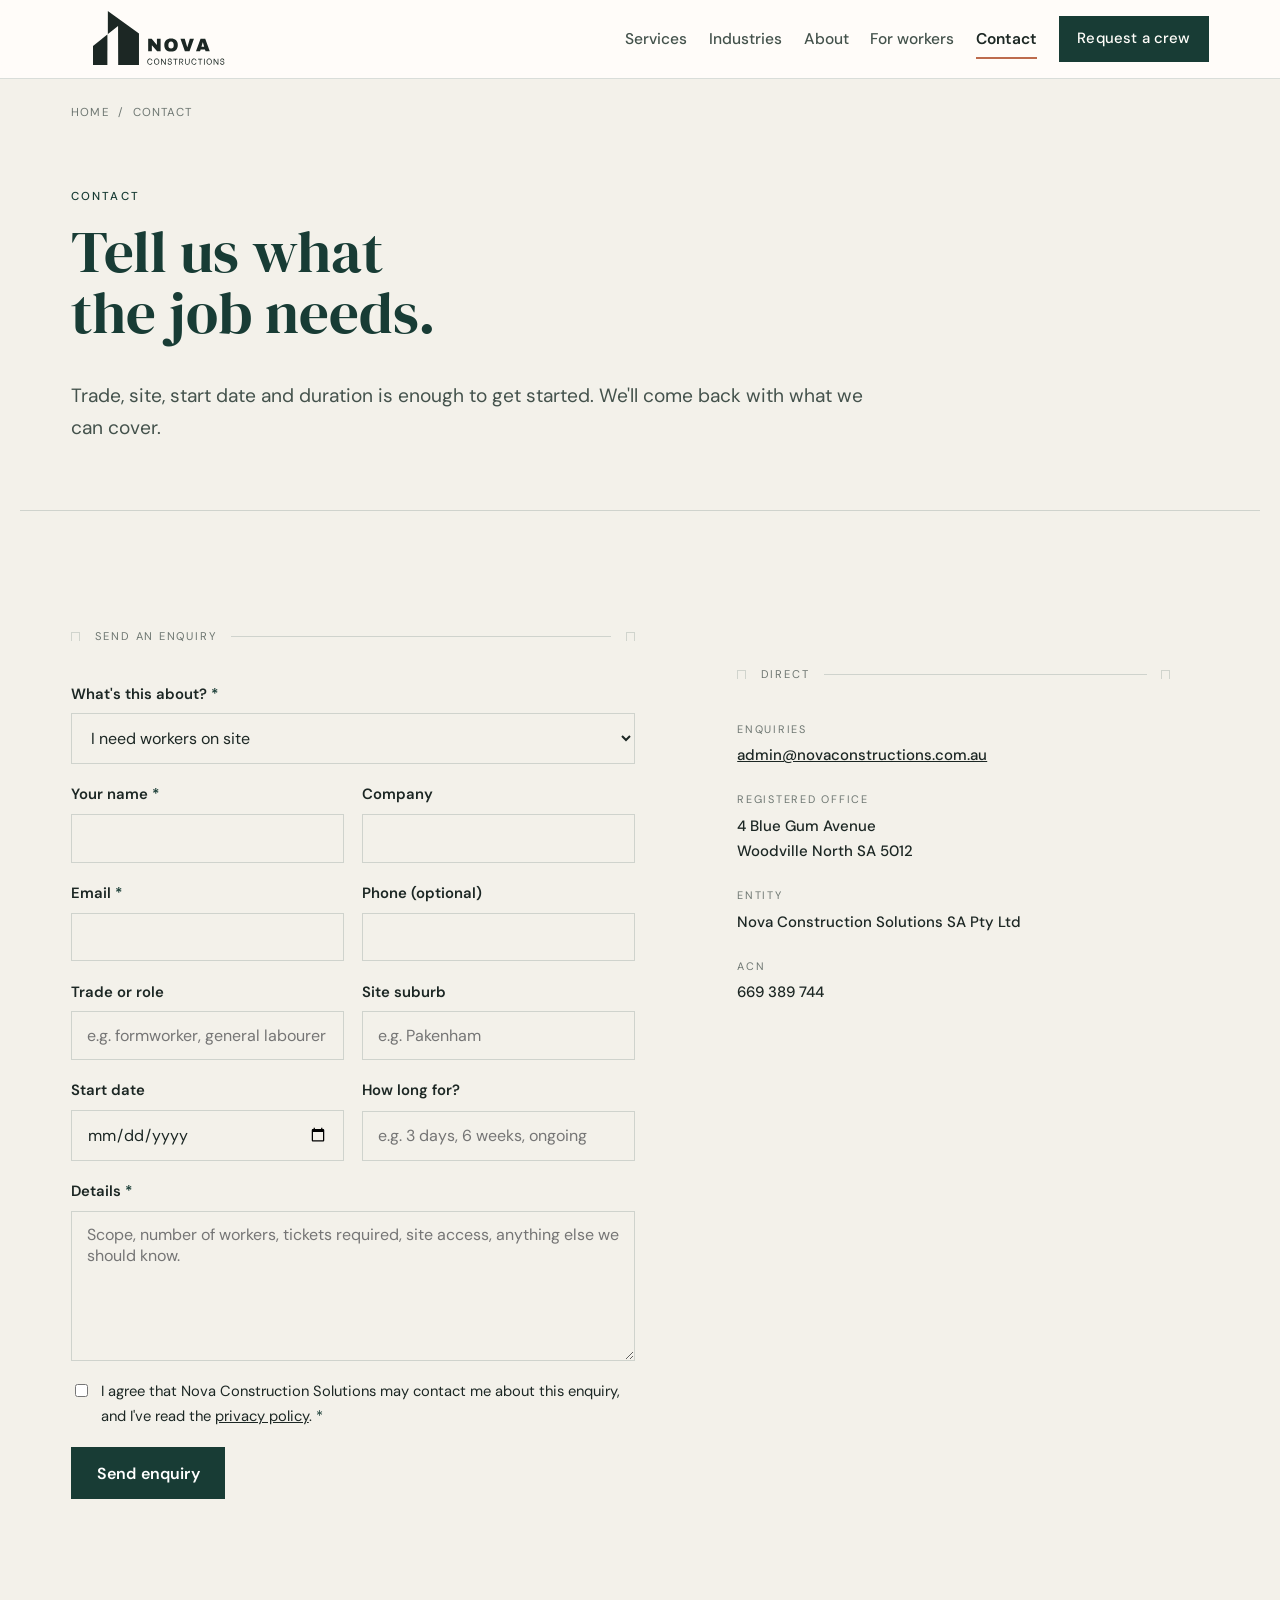
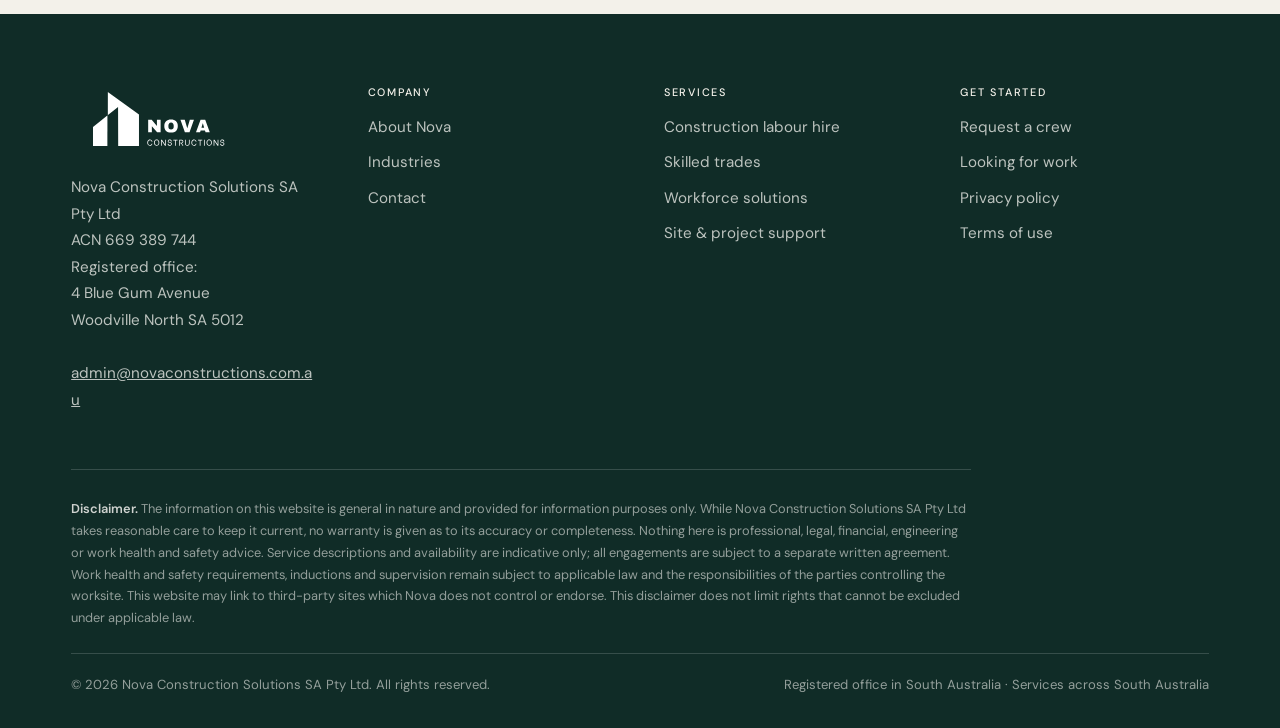
<file: contact.html>
<!DOCTYPE html>
<html lang="en-AU">
<head>
<meta charset="utf-8">
<meta name="viewport" content="width=device-width, initial-scale=1">
<title>Contact Nova Construction Solutions SA | South Australia</title>
<meta name="description" content="Request a crew or ask a question. Contact Nova Construction Solutions SA by email for construction workforce enquiries across South Australia.">
<link rel="canonical" href="https://www.novaconstructions.com.au/contact.html">
<meta name="robots" content="index, follow, max-image-preview:large">
<meta name="theme-color" content="#102c27">
<meta name="geo.region" content="AU-SA">
<meta name="geo.placename" content="South Australia">

<meta property="og:type" content="website">
<meta property="og:site_name" content="Nova Construction Solutions SA">
<meta property="og:locale" content="en_AU">
<meta property="og:title" content="Contact Nova Construction Solutions SA | South Australia">
<meta property="og:description" content="Request a crew or ask a question. Contact Nova Construction Solutions SA by email for construction workforce enquiries across South Australia.">
<meta property="og:url" content="https://www.novaconstructions.com.au/contact.html">
<meta name="twitter:card" content="summary">
<meta name="twitter:title" content="Contact Nova Construction Solutions SA | South Australia">
<meta name="twitter:description" content="Request a crew or ask a question. Contact Nova Construction Solutions SA by email for construction workforce enquiries across South Australia.">

<link rel="preconnect" href="https://fonts.googleapis.com">
<link rel="preconnect" href="https://fonts.gstatic.com" crossorigin>
<link rel="stylesheet" href="https://fonts.googleapis.com/css2?family=DM+Sans:wght@400;500;600;700&family=DM+Serif+Display&display=swap">
<link rel="stylesheet" href="/css/style.css">
<script type="application/ld+json">
{"@context":"https://schema.org","@type":"BreadcrumbList","itemListElement":[
{"@type":"ListItem","position":1,"name":"Home","item":"https://www.novaconstructions.com.au/"},
{"@type":"ListItem","position":2,"name":"Contact","item":"https://www.novaconstructions.com.au/contact.html"}]}
</script>
<script type="application/ld+json">
{
  "@context": "https://schema.org",
  "@type": "Organization",
  "@id": "https://www.novaconstructions.com.au/#organisation",
  "name": "Nova Construction Solutions SA",
  "legalName": "Nova Construction Solutions SA Pty Ltd",
  "identifier": {"@type": "PropertyValue", "propertyID": "ACN", "value": "669 389 744"},
  "url": "https://www.novaconstructions.com.au/",
  "description": "Construction labour hire, skilled trades and workforce support for builders and contractors across South Australia.",
  "email": "admin@novaconstructions.com.au",
  "address": {
    "@type": "PostalAddress",
    "streetAddress": "4 Blue Gum Avenue",
    "addressLocality": "Woodville North",
    "addressRegion": "SA",
    "postalCode": "5012",
    "addressCountry": "AU"
  },
  "areaServed": {"@type": "State", "name": "South Australia"},
  "knowsAbout": ["Construction labour hire", "Skilled trades", "Workforce solutions", "Civil construction", "Residential construction"],
  "contactPoint": [{
    "@type": "ContactPoint",
    "email": "admin@novaconstructions.com.au",
    "contactType": "customer service",
    "areaServed": "South Australia",
    "availableLanguage": "English"
  }]
}
</script>
</head>
<body>
<a class="skip" href="#main">Skip to content</a>
<header class="site-head">
  <div class="wrap head-in">
    <a class="brand" href="/" aria-label="Nova Construction Solutions SA — home">
      <picture class="brand__image brand__image--header">
        <source srcset="/assets/Black%20and%20White%20Modern%20Building%20Logo.svg" type="image/svg+xml">
        <img src="/assets/Black%20and%20White%20Modern%20Building%20Logo.png" alt="Nova Construction Solutions SA logo">
      </picture>
    </a>
    <button class="nav-toggle" type="button" aria-expanded="false" aria-controls="primary-nav" aria-label="Open menu">
      <svg viewBox="0 0 24 24" fill="none" stroke="currentColor" stroke-width="2" aria-hidden="true"><path d="M3 6h18M3 12h18M3 18h18"/></svg>
    </button>
    <nav class="nav" id="primary-nav" data-open="false" aria-label="Primary">
      <a href="/services.html">Services</a>
      <a href="/industries.html">Industries</a>
      <a href="/about.html">About</a>
      <a href="/for-workers.html">For workers</a>
      <a href="/contact.html" aria-current="page">Contact</a>
      <a class="btn btn--primary" href="/contact.html?type=Request%20workers">Request a crew</a>
    </nav>
  </div>
</header>

<div class="wrap crumbs"><a href="/">Home</a> &nbsp;/&nbsp; Contact</div>
<main id="main">
  <section class="wrap page-head">
    <span class="eyebrow">Contact</span>
    <h1>Tell us what the job needs.</h1>
    <p class="lead">Trade, site, start date and duration is enough to get started. We'll come back with what we can
      cover.</p>
  </section>

  <section class="section">
    <div class="wrap split">
      <div class="reveal">
        <p class="dimline"><span>Send an enquiry</span><i></i></p>

        <form class="form" id="enquiry-form" novalidate>
          <div class="hp" aria-hidden="true">
            <label for="company_website">Leave this field empty</label>
            <input type="text" id="company_website" name="company_website" tabindex="-1" autocomplete="off">
          </div>

          <div class="field">
            <label for="enquiry_type">What's this about? <span class="req">*</span></label>
            <select id="enquiry_type" name="enquiry_type" required>
              <option value="Request workers">I need workers on site</option>
              <option value="Looking for work">I'm looking for work</option>
              <option value="General enquiry">General enquiry</option>
            </select>
          </div>

          <div class="field--row">
            <div class="field">
              <label for="name">Your name <span class="req">*</span></label>
              <input type="text" id="name" name="name" required autocomplete="name">
            </div>
            <div class="field">
              <label for="company">Company</label>
              <input type="text" id="company" name="company" autocomplete="organization">
            </div>
          </div>

          <div class="field--row">
            <div class="field">
              <label for="email">Email <span class="req">*</span></label>
              <input type="email" id="email" name="email" required autocomplete="email">
            </div>
            <div class="field">
              <label for="phone">Phone (optional)</label>
              <input type="tel" id="phone" name="phone" autocomplete="tel">
            </div>
          </div>

          <div class="field--row">
            <div class="field">
              <label for="trade">Trade or role</label>
              <input type="text" id="trade" name="trade" placeholder="e.g. formworker, general labourer">
            </div>
            <div class="field">
              <label for="suburb">Site suburb</label>
              <input type="text" id="suburb" name="suburb" placeholder="e.g. Pakenham">
            </div>
          </div>

          <div class="field--row">
            <div class="field">
              <label for="start_date">Start date</label>
              <input type="date" id="start_date" name="start_date">
            </div>
            <div class="field">
              <label for="duration">How long for?</label>
              <input type="text" id="duration" name="duration" placeholder="e.g. 3 days, 6 weeks, ongoing">
            </div>
          </div>

          <div class="field">
            <label for="message">Details <span class="req">*</span></label>
            <textarea id="message" name="message" required placeholder="Scope, number of workers, tickets required, site access, anything else we should know."></textarea>
          </div>

          <div class="field">
            <label style="display:flex;gap:.6rem;align-items:flex-start;font-weight:400;font-size:.92rem">
              <input type="checkbox" name="consent" required style="width:auto;margin-top:.3rem">
              <span>I agree that Nova Construction Solutions may contact me about this enquiry, and I've read the
                <a href="/privacy.html">privacy policy</a>. <span class="req">*</span></span>
            </label>
          </div>

          <div>
            <button class="btn btn--primary" type="submit">Send enquiry</button>
          </div>

          <p class="form-status" id="form-status" role="status" aria-live="polite"></p>
        </form>
      </div>

      <aside class="reveal">
        <div class="contact-card chamfer">
          <p class="dimline"><span>Direct</span><i></i></p>
          <dl class="contact-list">
            <div>
              <dt>Enquiries</dt>
              <dd><a href="mailto:admin@novaconstructions.com.au">admin@novaconstructions.com.au</a></dd>
            </div>
            <div>
              <dt>Registered office</dt>
              <dd>4 Blue Gum Avenue<br>Woodville North SA 5012</dd>
            </div>
            <div>
              <dt>Entity</dt>
              <dd>Nova Construction Solutions SA Pty Ltd</dd>
            </div>
            <div>
              <dt>ACN</dt>
              <dd>669 389 744</dd>
            </div>
          </dl>
        </div>
      </aside>
    </div>
  </section>
</main>
<footer class="site-foot">
  <div class="wrap">
    <div class="foot-top">
      <div class="foot-brand">
        <picture class="brand__image brand__image--footer" aria-hidden="true">
          <source srcset="/assets/Black%20and%20White%20Modern%20Building%20Logo.svg" type="image/svg+xml">
          <img src="/assets/Black%20and%20White%20Modern%20Building%20Logo.png" alt="" loading="lazy">
        </picture>
        <address>
          Nova Construction Solutions SA Pty Ltd<br>ACN 669 389 744<br>
          Registered office:<br>
          4 Blue Gum Avenue<br>
          Woodville North SA 5012<br><br>
          <a href="mailto:admin@novaconstructions.com.au">admin@novaconstructions.com.au</a>
        </address>
      </div>
      <div>
        <h4>Company</h4>
        <ul class="foot-links">
          <li><a href="/about.html">About Nova</a></li>
          <li><a href="/industries.html">Industries</a></li>
          <li><a href="/contact.html">Contact</a></li>
        </ul>
      </div>
      <div>
        <h4>Services</h4>
        <ul class="foot-links">
          <li><a href="/services.html#labour-hire">Construction labour hire</a></li>
          <li><a href="/services.html#skilled-trades">Skilled trades</a></li>
          <li><a href="/services.html#workforce">Workforce solutions</a></li>
          <li><a href="/services.html#site-support">Site &amp; project support</a></li>
        </ul>
      </div>
      <div>
        <h4>Get started</h4>
        <ul class="foot-links">
          <li><a href="/contact.html?type=Request%20workers">Request a crew</a></li>
          <li><a href="/for-workers.html">Looking for work</a></li>
          <li><a href="/privacy.html">Privacy policy</a></li>
          <li><a href="/terms.html">Terms of use</a></li>
        </ul>
      </div>
    </div>

    <p class="foot-disclaimer"><strong>Disclaimer.</strong> The information on this website is general in nature and provided for
information purposes only. While Nova Construction Solutions SA Pty Ltd takes reasonable care to keep it current,
no warranty is given as to its accuracy or completeness. Nothing here is professional, legal, financial, engineering
or work health and safety advice. Service descriptions and availability are indicative only; all engagements are
subject to a separate written agreement. Work health and safety requirements, inductions and supervision remain
subject to applicable law and the responsibilities of the parties controlling the worksite. This website may link
to third-party sites which Nova does not control or endorse. This disclaimer does not limit rights that cannot be
excluded under applicable law.</p>

    <div class="foot-base">
      <span>&copy; <span data-year>2026</span> Nova Construction Solutions SA Pty Ltd. All rights reserved.</span>
      <span>Registered office in South Australia &middot; Services across South Australia</span>
    </div>
  </div>
</footer>
<script src="/js/main.js" defer></script>
</body>
</html>
</file>
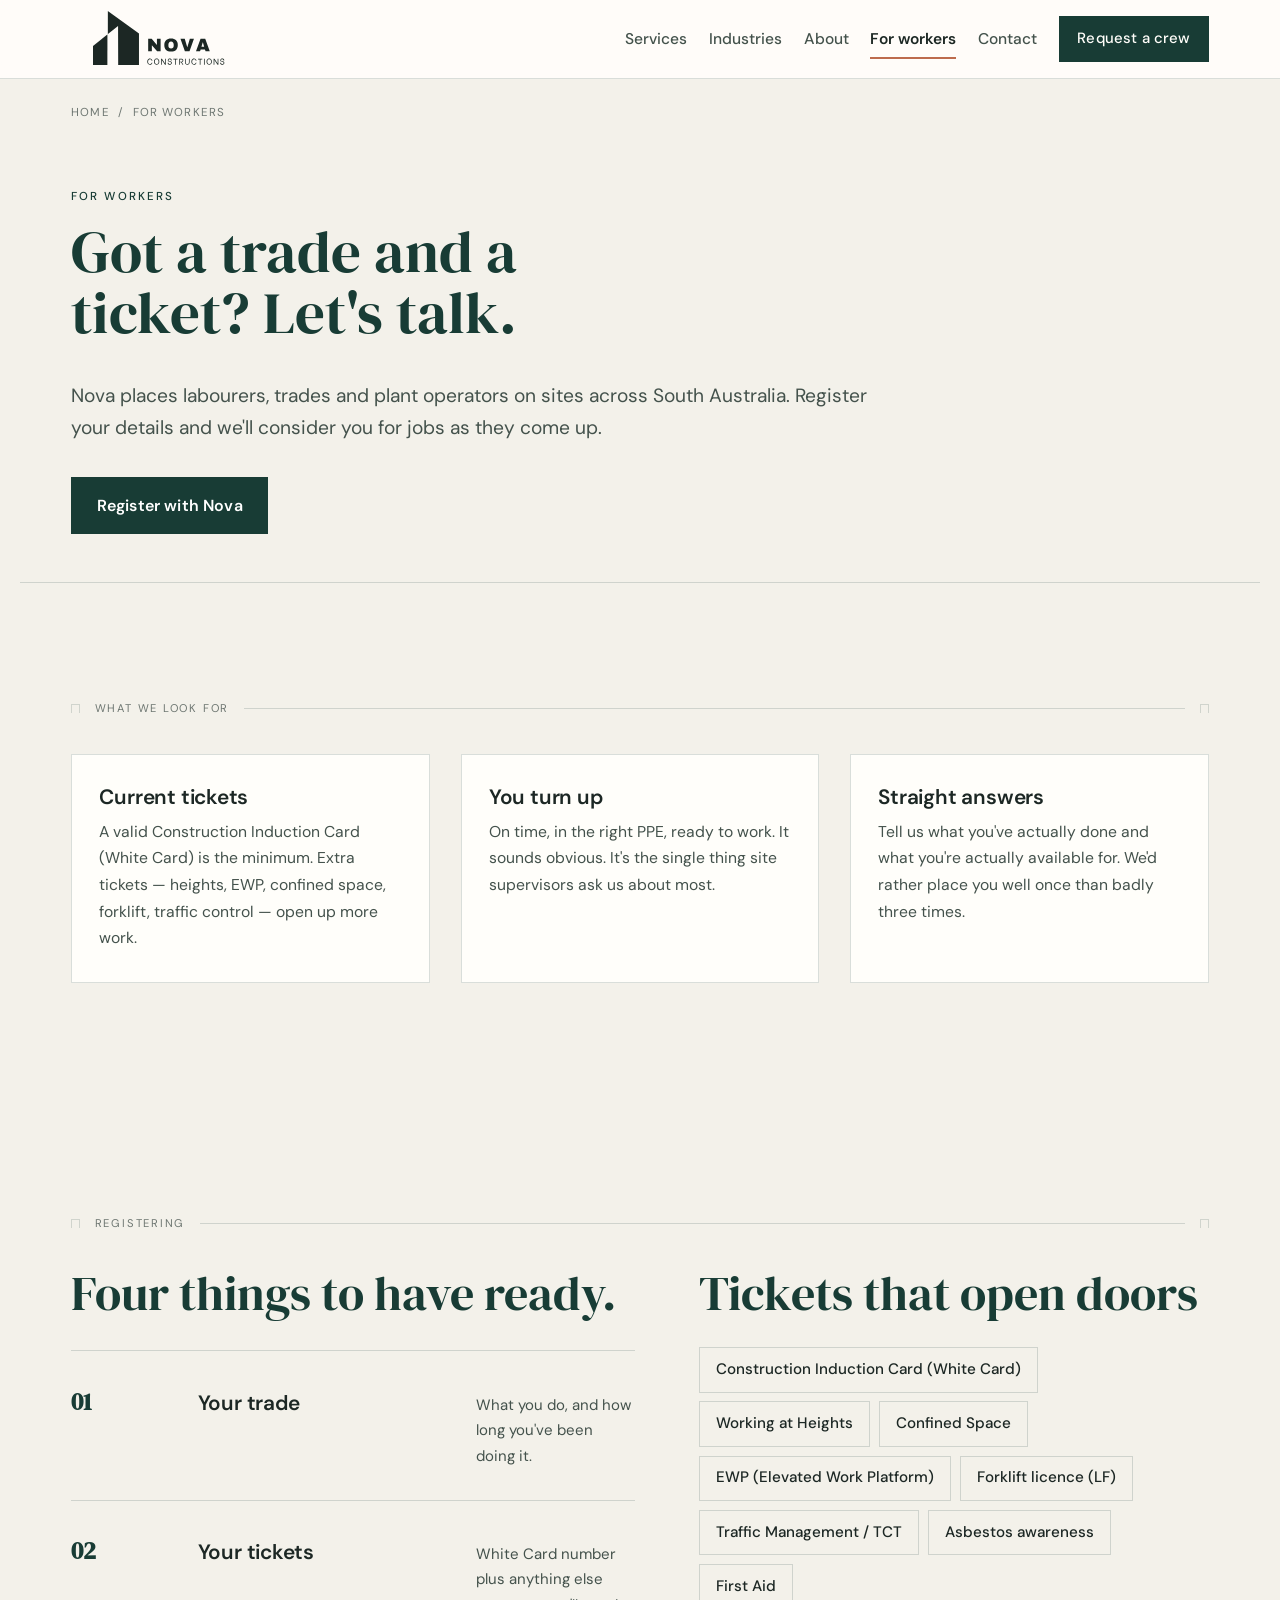
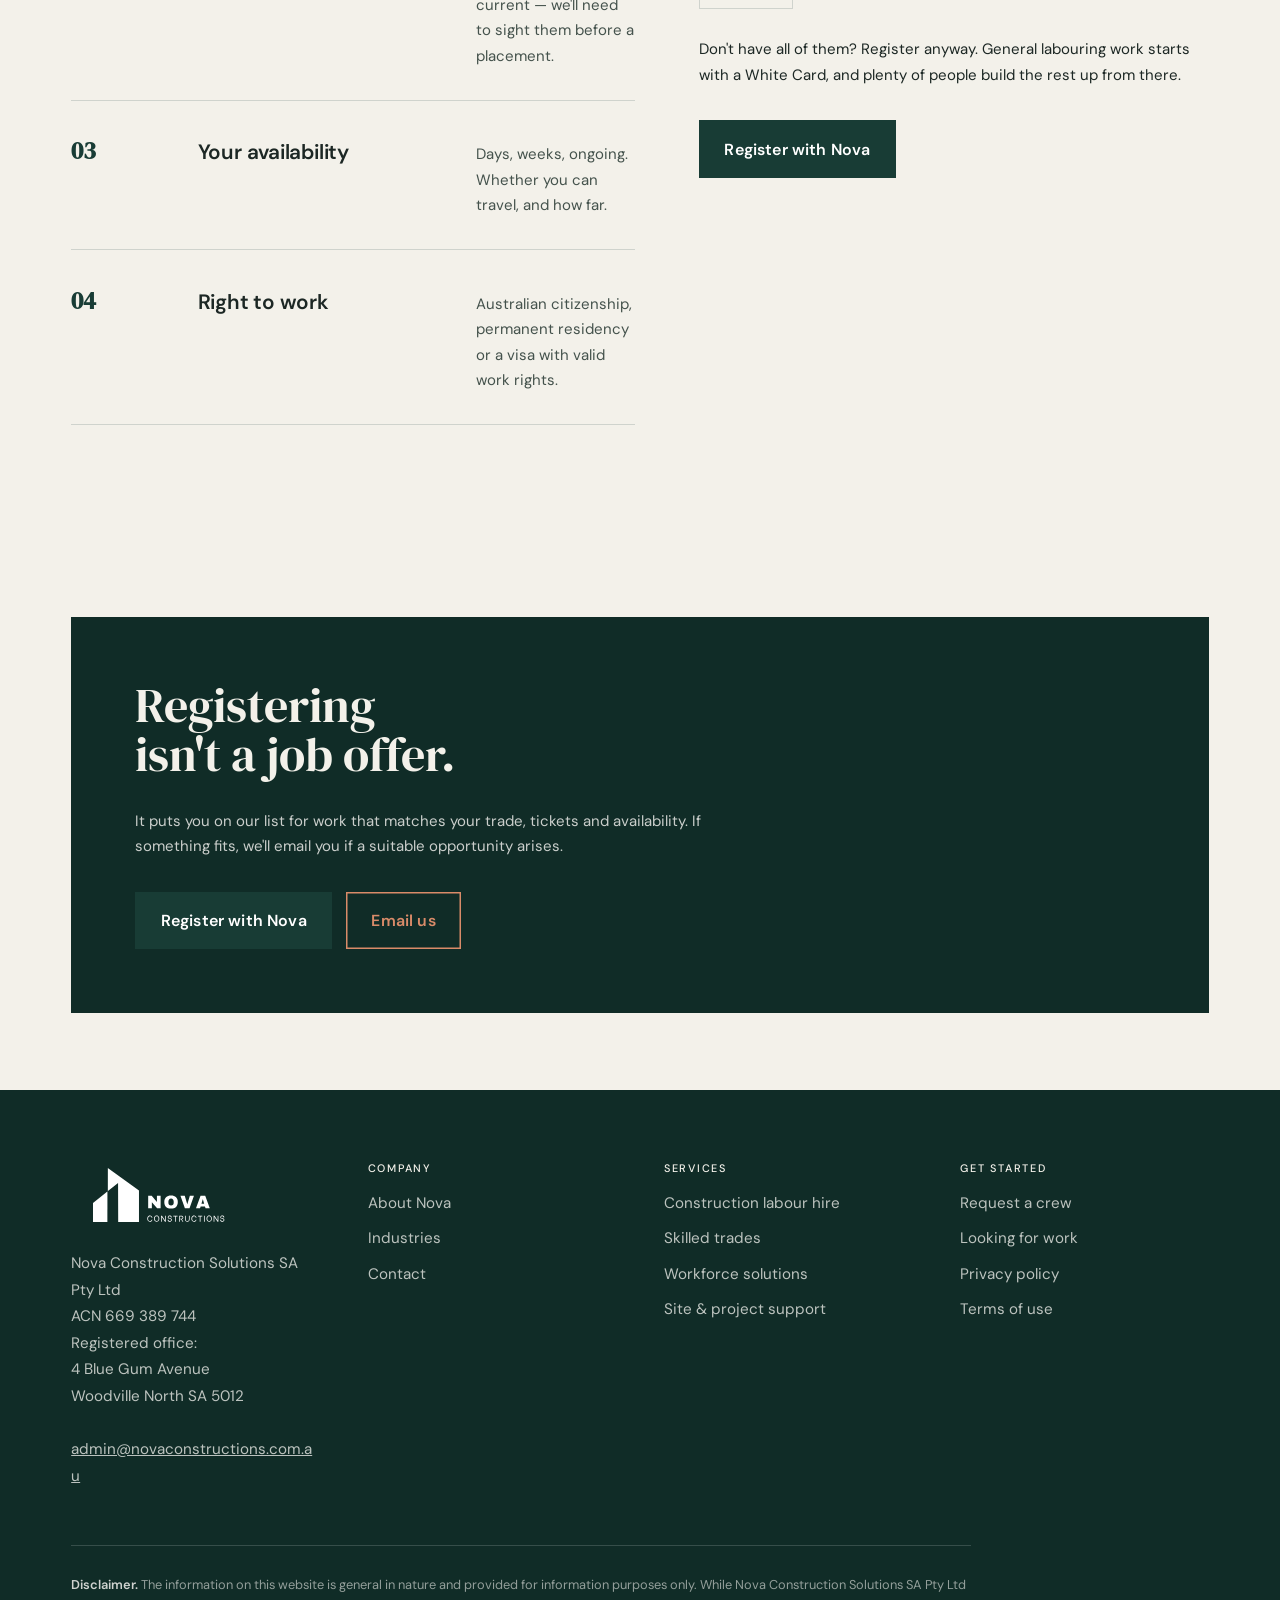
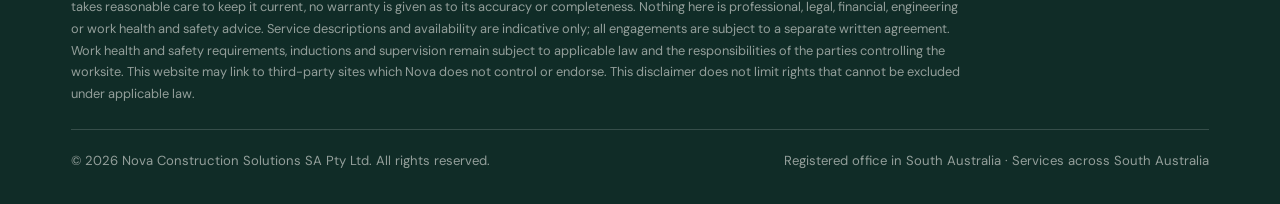
<file: for-workers.html>
<!DOCTYPE html>
<html lang="en-AU">
<head>
<meta charset="utf-8">
<meta name="viewport" content="width=device-width, initial-scale=1">
<title>Construction Jobs South Australia — Register With Nova Construction Solutions SA</title>
<meta name="description" content="Register your trade, tickets and availability with Nova Construction Solutions SA for construction labour and trade work across South Australia.">
<link rel="canonical" href="https://www.novaconstructions.com.au/for-workers.html">
<meta name="robots" content="index, follow, max-image-preview:large">
<meta name="theme-color" content="#102c27">
<meta name="geo.region" content="AU-SA">
<meta name="geo.placename" content="South Australia">

<meta property="og:type" content="website">
<meta property="og:site_name" content="Nova Construction Solutions SA">
<meta property="og:locale" content="en_AU">
<meta property="og:title" content="Construction Jobs South Australia — Register With Nova Construction Solutions SA">
<meta property="og:description" content="Register your trade, tickets and availability with Nova Construction Solutions SA for construction labour and trade work across South Australia.">
<meta property="og:url" content="https://www.novaconstructions.com.au/for-workers.html">
<meta name="twitter:card" content="summary">
<meta name="twitter:title" content="Construction Jobs South Australia — Register With Nova Construction Solutions SA">
<meta name="twitter:description" content="Register your trade, tickets and availability with Nova Construction Solutions SA for construction labour and trade work across South Australia.">

<link rel="preconnect" href="https://fonts.googleapis.com">
<link rel="preconnect" href="https://fonts.gstatic.com" crossorigin>
<link rel="stylesheet" href="https://fonts.googleapis.com/css2?family=DM+Sans:wght@400;500;600;700&family=DM+Serif+Display&display=swap">
<link rel="stylesheet" href="/css/style.css">
<script type="application/ld+json">
{"@context":"https://schema.org","@type":"BreadcrumbList","itemListElement":[
{"@type":"ListItem","position":1,"name":"Home","item":"https://www.novaconstructions.com.au/"},
{"@type":"ListItem","position":2,"name":"For workers","item":"https://www.novaconstructions.com.au/for-workers.html"}]}
</script>
</head>
<body>
<a class="skip" href="#main">Skip to content</a>
<header class="site-head">
  <div class="wrap head-in">
    <a class="brand" href="/" aria-label="Nova Construction Solutions SA — home">
      <picture class="brand__image brand__image--header">
        <source srcset="/assets/Black%20and%20White%20Modern%20Building%20Logo.svg" type="image/svg+xml">
        <img src="/assets/Black%20and%20White%20Modern%20Building%20Logo.png" alt="Nova Construction Solutions SA logo">
      </picture>
    </a>
    <button class="nav-toggle" type="button" aria-expanded="false" aria-controls="primary-nav" aria-label="Open menu">
      <svg viewBox="0 0 24 24" fill="none" stroke="currentColor" stroke-width="2" aria-hidden="true"><path d="M3 6h18M3 12h18M3 18h18"/></svg>
    </button>
    <nav class="nav" id="primary-nav" data-open="false" aria-label="Primary">
      <a href="/services.html">Services</a>
      <a href="/industries.html">Industries</a>
      <a href="/about.html">About</a>
      <a href="/for-workers.html" aria-current="page">For workers</a>
      <a href="/contact.html">Contact</a>
      <a class="btn btn--primary" href="/contact.html?type=Request%20workers">Request a crew</a>
    </nav>
  </div>
</header>

<div class="wrap crumbs"><a href="/">Home</a> &nbsp;/&nbsp; For workers</div>
<main id="main">
  <section class="wrap page-head">
    <span class="eyebrow">For workers</span>
    <h1>Got a trade and a ticket? Let's talk.</h1>
    <p class="lead">Nova places labourers, trades and plant operators on sites across South Australia.
      Register your details and we'll consider you for jobs as they come up.</p>
    <div class="btn-row">
      <a class="btn btn--primary" href="/contact.html?type=Looking%20for%20work">Register with Nova</a>
    </div>
  </section>

  <section class="section">
    <div class="wrap">
      <p class="dimline"><span>What we look for</span><i></i></p>
      <div class="grid grid--3 reveal">
        <div class="card chamfer">
          <h3>Current tickets</h3>
          <p>A valid Construction Induction Card (White Card) is the minimum. Extra tickets — heights, EWP, confined
            space, forklift, traffic control — open up more work.</p>
        </div>
        <div class="card chamfer">
          <h3>You turn up</h3>
          <p>On time, in the right PPE, ready to work. It sounds obvious. It's the single thing site supervisors ask
            us about most.</p>
        </div>
        <div class="card chamfer">
          <h3>Straight answers</h3>
          <p>Tell us what you've actually done and what you're actually available for. We'd rather place you well
            once than badly three times.</p>
        </div>
      </div>
    </div>
  </section>

  <section class="section section--concrete">
    <div class="wrap">
      <p class="dimline"><span>Registering</span><i></i></p>
      <div class="split">
        <div class="reveal">
          <h2>Four things to have ready.</h2>
          <div class="steps" style="margin-top:2rem">
            <div class="step">
              <h3>Your trade</h3>
              <p>What you do, and how long you've been doing it.</p>
            </div>
            <div class="step">
              <h3>Your tickets</h3>
              <p>White Card number plus anything else current — we'll need to sight them before a placement.</p>
            </div>
            <div class="step">
              <h3>Your availability</h3>
              <p>Days, weeks, ongoing. Whether you can travel, and how far.</p>
            </div>
            <div class="step">
              <h3>Right to work</h3>
              <p>Australian citizenship, permanent residency or a visa with valid work rights.</p>
            </div>
          </div>
        </div>
        <div class="reveal">
          <h2>Tickets that open doors</h2>
          <ul class="chips" style="margin-top:1.25rem">
            <li>Construction Induction Card (White Card)</li>
            <li>Working at Heights</li>
            <li>Confined Space</li>
            <li>EWP (Elevated Work Platform)</li>
            <li>Forklift licence (LF)</li>
            <li>Traffic Management / TCT</li>
            <li>Asbestos awareness</li>
            <li>First Aid</li>
          </ul>
          <p style="margin-top:1.75rem">Don't have all of them? Register anyway. General labouring work starts with a
            White Card, and plenty of people build the rest up from there.</p>
          <div class="btn-row">
            <a class="btn btn--primary" href="/contact.html?type=Looking%20for%20work">Register with Nova</a>
          </div>
        </div>
      </div>
    </div>
  </section>

  <section class="section section--tight">
    <div class="wrap">
      <div class="band chamfer reveal">
        <h2>Registering isn't a job offer.</h2>
        <p>It puts you on our list for work that matches your trade, tickets and availability. If something fits,
          we'll email you if a suitable opportunity arises.</p>
        <div class="btn-row">
          <a class="btn btn--primary" href="/contact.html?type=Looking%20for%20work">Register with Nova</a>
          <a class="btn btn--ghost" href="mailto:admin@novaconstructions.com.au">Email us</a>
        </div>
      </div>
    </div>
  </section>
</main>
<footer class="site-foot">
  <div class="wrap">
    <div class="foot-top">
      <div class="foot-brand">
        <picture class="brand__image brand__image--footer" aria-hidden="true">
          <source srcset="/assets/Black%20and%20White%20Modern%20Building%20Logo.svg" type="image/svg+xml">
          <img src="/assets/Black%20and%20White%20Modern%20Building%20Logo.png" alt="" loading="lazy">
        </picture>
        <address>
          Nova Construction Solutions SA Pty Ltd<br>ACN 669 389 744<br>
          Registered office:<br>
          4 Blue Gum Avenue<br>
          Woodville North SA 5012<br><br>
          <a href="mailto:admin@novaconstructions.com.au">admin@novaconstructions.com.au</a>
        </address>
      </div>
      <div>
        <h4>Company</h4>
        <ul class="foot-links">
          <li><a href="/about.html">About Nova</a></li>
          <li><a href="/industries.html">Industries</a></li>
          <li><a href="/contact.html">Contact</a></li>
        </ul>
      </div>
      <div>
        <h4>Services</h4>
        <ul class="foot-links">
          <li><a href="/services.html#labour-hire">Construction labour hire</a></li>
          <li><a href="/services.html#skilled-trades">Skilled trades</a></li>
          <li><a href="/services.html#workforce">Workforce solutions</a></li>
          <li><a href="/services.html#site-support">Site &amp; project support</a></li>
        </ul>
      </div>
      <div>
        <h4>Get started</h4>
        <ul class="foot-links">
          <li><a href="/contact.html?type=Request%20workers">Request a crew</a></li>
          <li><a href="/for-workers.html">Looking for work</a></li>
          <li><a href="/privacy.html">Privacy policy</a></li>
          <li><a href="/terms.html">Terms of use</a></li>
        </ul>
      </div>
    </div>

    <p class="foot-disclaimer"><strong>Disclaimer.</strong> The information on this website is general in nature and provided for
information purposes only. While Nova Construction Solutions SA Pty Ltd takes reasonable care to keep it current,
no warranty is given as to its accuracy or completeness. Nothing here is professional, legal, financial, engineering
or work health and safety advice. Service descriptions and availability are indicative only; all engagements are
subject to a separate written agreement. Work health and safety requirements, inductions and supervision remain
subject to applicable law and the responsibilities of the parties controlling the worksite. This website may link
to third-party sites which Nova does not control or endorse. This disclaimer does not limit rights that cannot be
excluded under applicable law.</p>

    <div class="foot-base">
      <span>&copy; <span data-year>2026</span> Nova Construction Solutions SA Pty Ltd. All rights reserved.</span>
      <span>Registered office in South Australia &middot; Services across South Australia</span>
    </div>
  </div>
</footer>
<script src="/js/main.js" defer></script>
</body>
</html>
</file>
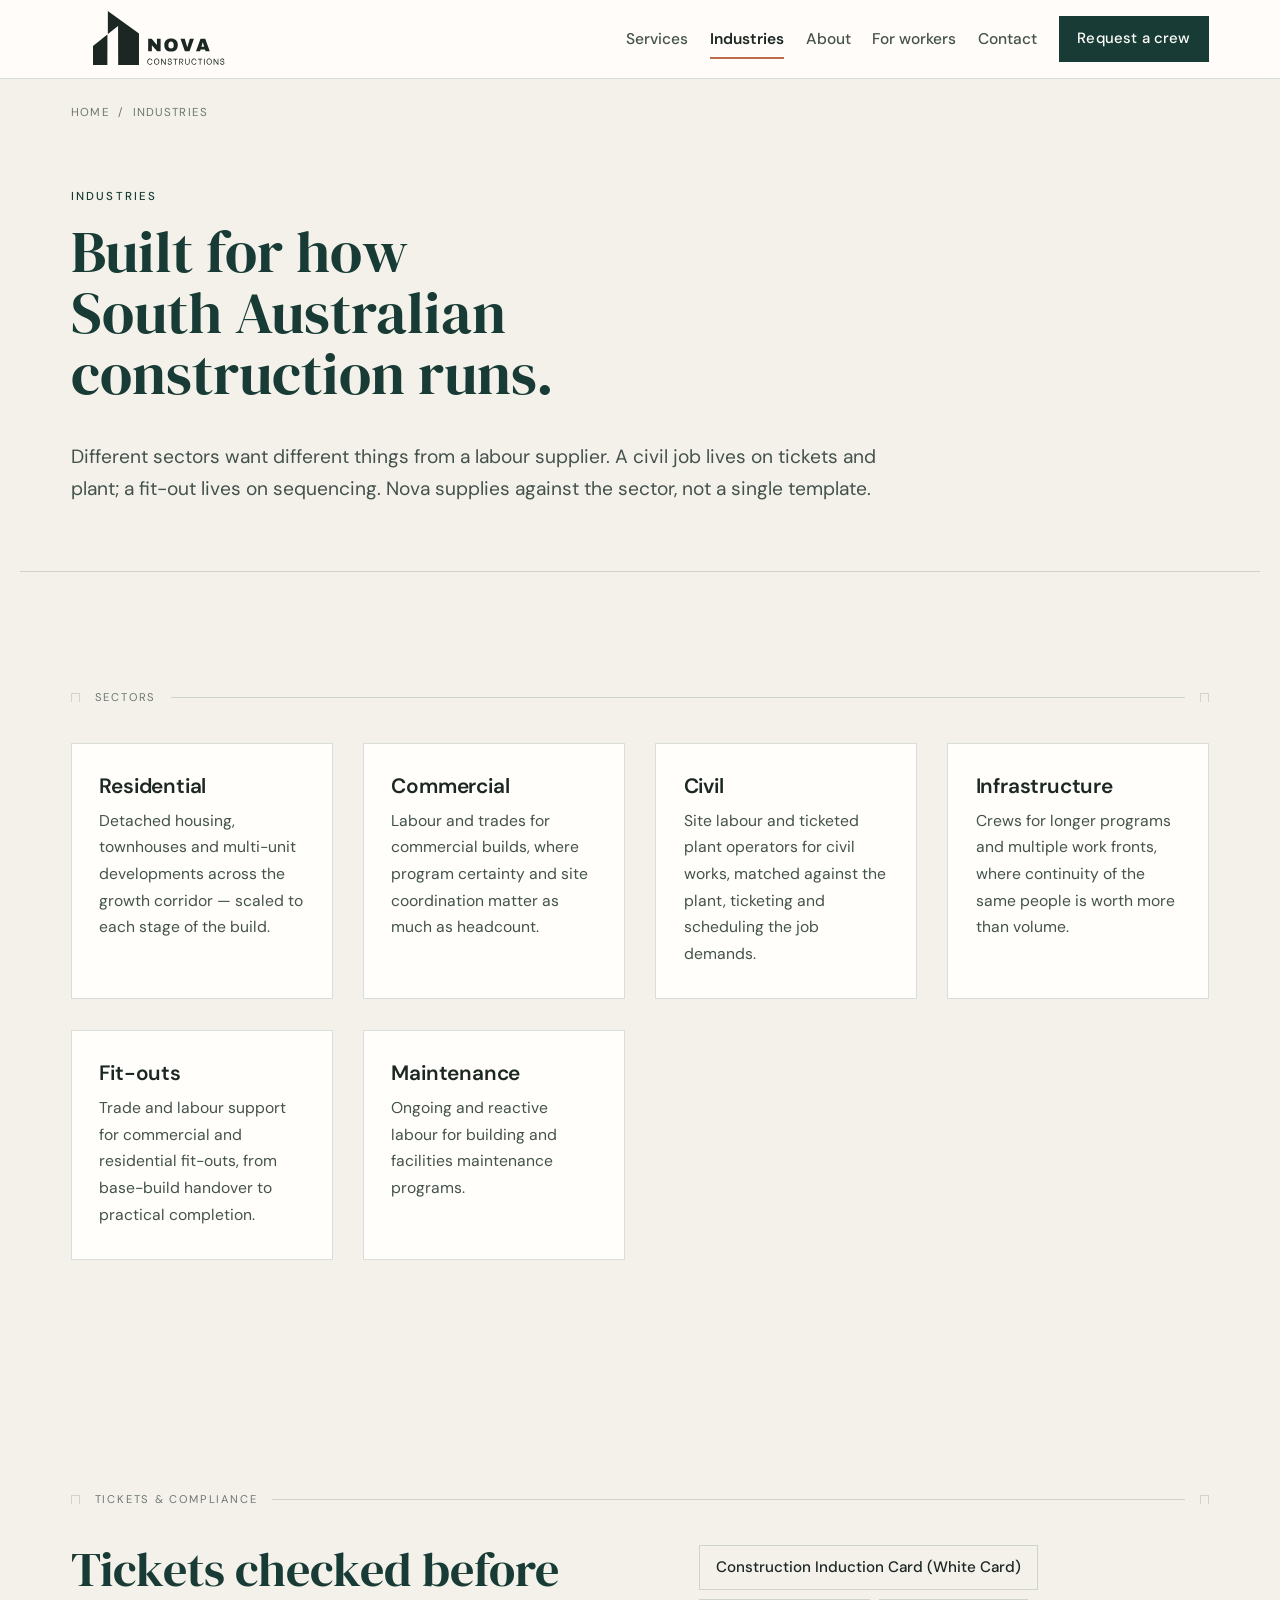
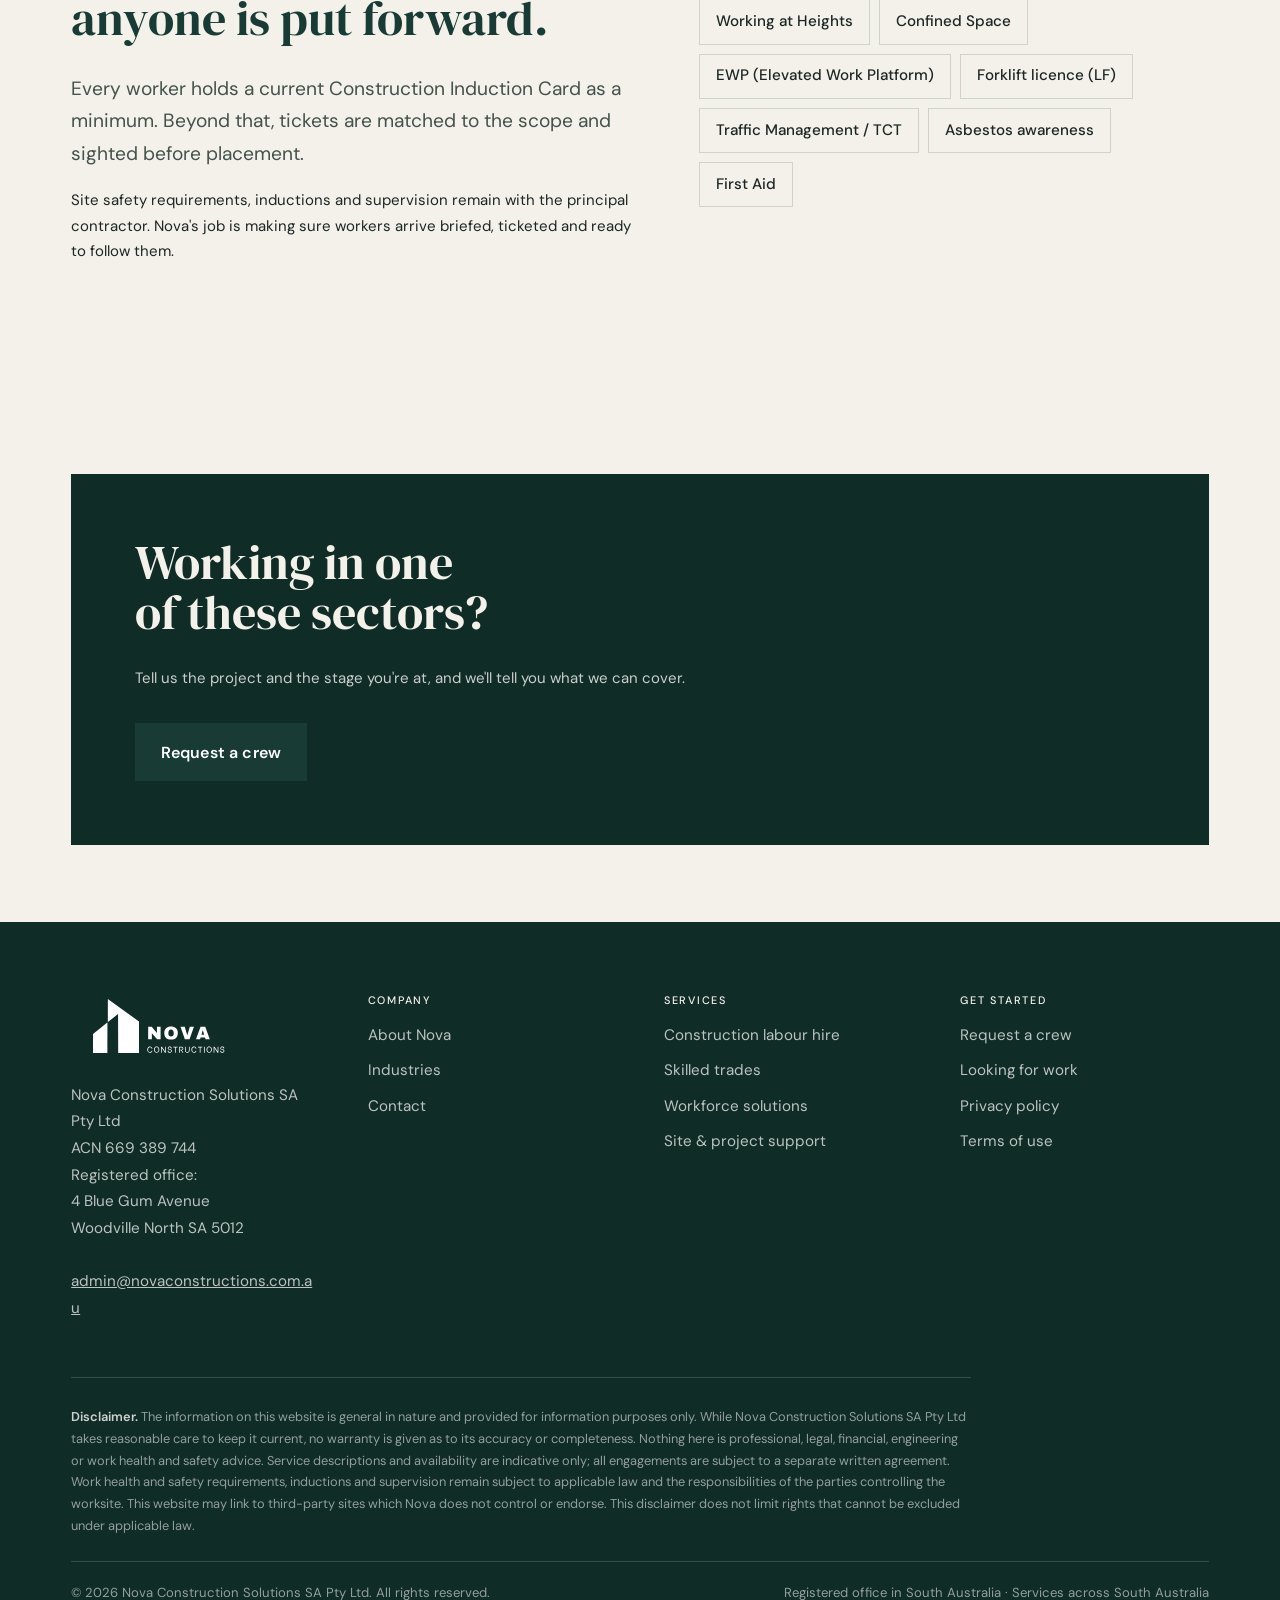
<file: industries.html>
<!DOCTYPE html>
<html lang="en-AU">
<head>
<meta charset="utf-8">
<meta name="viewport" content="width=device-width, initial-scale=1">
<title>Industries We Supply | Nova Construction Solutions SA</title>
<meta name="description" content="Construction workforce support for residential, commercial, civil, infrastructure, fit-out and maintenance projects across South Australia.">
<link rel="canonical" href="https://www.novaconstructions.com.au/industries.html">
<meta name="robots" content="index, follow, max-image-preview:large">
<meta name="theme-color" content="#102c27">
<meta name="geo.region" content="AU-SA">
<meta name="geo.placename" content="South Australia">

<meta property="og:type" content="website">
<meta property="og:site_name" content="Nova Construction Solutions SA">
<meta property="og:locale" content="en_AU">
<meta property="og:title" content="Industries We Supply | Nova Construction Solutions SA">
<meta property="og:description" content="Construction workforce support for residential, commercial, civil, infrastructure, fit-out and maintenance projects across South Australia.">
<meta property="og:url" content="https://www.novaconstructions.com.au/industries.html">
<meta name="twitter:card" content="summary">
<meta name="twitter:title" content="Industries We Supply | Nova Construction Solutions SA">
<meta name="twitter:description" content="Construction workforce support for residential, commercial, civil, infrastructure, fit-out and maintenance projects across South Australia.">

<link rel="preconnect" href="https://fonts.googleapis.com">
<link rel="preconnect" href="https://fonts.gstatic.com" crossorigin>
<link rel="stylesheet" href="https://fonts.googleapis.com/css2?family=DM+Sans:wght@400;500;600;700&family=DM+Serif+Display&display=swap">
<link rel="stylesheet" href="/css/style.css">
<script type="application/ld+json">
{"@context":"https://schema.org","@type":"BreadcrumbList","itemListElement":[
{"@type":"ListItem","position":1,"name":"Home","item":"https://www.novaconstructions.com.au/"},
{"@type":"ListItem","position":2,"name":"Industries","item":"https://www.novaconstructions.com.au/industries.html"}]}
</script>
</head>
<body>
<a class="skip" href="#main">Skip to content</a>
<header class="site-head">
  <div class="wrap head-in">
    <a class="brand" href="/" aria-label="Nova Construction Solutions SA — home">
      <picture class="brand__image brand__image--header">
        <source srcset="/assets/Black%20and%20White%20Modern%20Building%20Logo.svg" type="image/svg+xml">
        <img src="/assets/Black%20and%20White%20Modern%20Building%20Logo.png" alt="Nova Construction Solutions SA logo">
      </picture>
    </a>
    <button class="nav-toggle" type="button" aria-expanded="false" aria-controls="primary-nav" aria-label="Open menu">
      <svg viewBox="0 0 24 24" fill="none" stroke="currentColor" stroke-width="2" aria-hidden="true"><path d="M3 6h18M3 12h18M3 18h18"/></svg>
    </button>
    <nav class="nav" id="primary-nav" data-open="false" aria-label="Primary">
      <a href="/services.html">Services</a>
      <a href="/industries.html" aria-current="page">Industries</a>
      <a href="/about.html">About</a>
      <a href="/for-workers.html">For workers</a>
      <a href="/contact.html">Contact</a>
      <a class="btn btn--primary" href="/contact.html?type=Request%20workers">Request a crew</a>
    </nav>
  </div>
</header>

<div class="wrap crumbs"><a href="/">Home</a> &nbsp;/&nbsp; Industries</div>
<main id="main">
  <section class="wrap page-head">
    <span class="eyebrow">Industries</span>
    <h1>Built for how South Australian construction runs.</h1>
    <p class="lead">Different sectors want different things from a labour supplier. A civil job lives on tickets and
      plant; a fit-out lives on sequencing. Nova supplies against the sector, not a single template.</p>
  </section>

  <section class="section">
    <div class="wrap">
      <p class="dimline"><span>Sectors</span><i></i></p>
      <div class="grid grid--3 reveal">
        <div class="card chamfer">
          <h3>Residential</h3>
          <p>Detached housing, townhouses and multi-unit developments across the growth corridor — scaled to each stage of the build.</p>
        </div>
        <div class="card chamfer">
          <h3>Commercial</h3>
          <p>Labour and trades for commercial builds, where program certainty and site coordination matter as much as headcount.</p>
        </div>
        <div class="card chamfer">
          <h3>Civil</h3>
          <p>Site labour and ticketed plant operators for civil works, matched against the plant, ticketing and scheduling the job demands.</p>
        </div>
        <div class="card chamfer">
          <h3>Infrastructure</h3>
          <p>Crews for longer programs and multiple work fronts, where continuity of the same people is worth more than volume.</p>
        </div>
        <div class="card chamfer">
          <h3>Fit-outs</h3>
          <p>Trade and labour support for commercial and residential fit-outs, from base-build handover to practical completion.</p>
        </div>
        <div class="card chamfer">
          <h3>Maintenance</h3>
          <p>Ongoing and reactive labour for building and facilities maintenance programs.</p>
        </div>
      </div>
    </div>
  </section>

  <section class="section section--concrete">
    <div class="wrap">
      <p class="dimline"><span>Tickets &amp; compliance</span><i></i></p>
      <div class="split">
        <div class="reveal">
          <h2>Tickets checked before anyone is put forward.</h2>
          <p class="lead">Every worker holds a current Construction Induction Card as a minimum. Beyond that, tickets
            are matched to the scope and sighted before placement.</p>
          <p>Site safety requirements, inductions and supervision remain with the principal contractor. Nova's job is
            making sure workers arrive briefed, ticketed and ready to follow them.</p>
        </div>
        <ul class="chips reveal">
          <li>Construction Induction Card (White Card)</li>
          <li>Working at Heights</li>
          <li>Confined Space</li>
          <li>EWP (Elevated Work Platform)</li>
          <li>Forklift licence (LF)</li>
          <li>Traffic Management / TCT</li>
          <li>Asbestos awareness</li>
          <li>First Aid</li>
        </ul>
      </div>
    </div>
  </section>

  <section class="section section--tight">
    <div class="wrap">
      <div class="band chamfer reveal">
        <h2>Working in one of these sectors?</h2>
        <p>Tell us the project and the stage you're at, and we'll tell you what we can cover.</p>
        <div class="btn-row">
          <a class="btn btn--primary" href="/contact.html?type=Request%20workers">Request a crew</a>
        </div>
      </div>
    </div>
  </section>
</main>
<footer class="site-foot">
  <div class="wrap">
    <div class="foot-top">
      <div class="foot-brand">
        <picture class="brand__image brand__image--footer" aria-hidden="true">
          <source srcset="/assets/Black%20and%20White%20Modern%20Building%20Logo.svg" type="image/svg+xml">
          <img src="/assets/Black%20and%20White%20Modern%20Building%20Logo.png" alt="" loading="lazy">
        </picture>
        <address>
          Nova Construction Solutions SA Pty Ltd<br>ACN 669 389 744<br>
          Registered office:<br>
          4 Blue Gum Avenue<br>
          Woodville North SA 5012<br><br>
          <a href="mailto:admin@novaconstructions.com.au">admin@novaconstructions.com.au</a>
        </address>
      </div>
      <div>
        <h4>Company</h4>
        <ul class="foot-links">
          <li><a href="/about.html">About Nova</a></li>
          <li><a href="/industries.html">Industries</a></li>
          <li><a href="/contact.html">Contact</a></li>
        </ul>
      </div>
      <div>
        <h4>Services</h4>
        <ul class="foot-links">
          <li><a href="/services.html#labour-hire">Construction labour hire</a></li>
          <li><a href="/services.html#skilled-trades">Skilled trades</a></li>
          <li><a href="/services.html#workforce">Workforce solutions</a></li>
          <li><a href="/services.html#site-support">Site &amp; project support</a></li>
        </ul>
      </div>
      <div>
        <h4>Get started</h4>
        <ul class="foot-links">
          <li><a href="/contact.html?type=Request%20workers">Request a crew</a></li>
          <li><a href="/for-workers.html">Looking for work</a></li>
          <li><a href="/privacy.html">Privacy policy</a></li>
          <li><a href="/terms.html">Terms of use</a></li>
        </ul>
      </div>
    </div>

    <p class="foot-disclaimer"><strong>Disclaimer.</strong> The information on this website is general in nature and provided for
information purposes only. While Nova Construction Solutions SA Pty Ltd takes reasonable care to keep it current,
no warranty is given as to its accuracy or completeness. Nothing here is professional, legal, financial, engineering
or work health and safety advice. Service descriptions and availability are indicative only; all engagements are
subject to a separate written agreement. Work health and safety requirements, inductions and supervision remain
subject to applicable law and the responsibilities of the parties controlling the worksite. This website may link
to third-party sites which Nova does not control or endorse. This disclaimer does not limit rights that cannot be
excluded under applicable law.</p>

    <div class="foot-base">
      <span>&copy; <span data-year>2026</span> Nova Construction Solutions SA Pty Ltd. All rights reserved.</span>
      <span>Registered office in South Australia &middot; Services across South Australia</span>
    </div>
  </div>
</footer>
<script src="/js/main.js" defer></script>
</body>
</html>
</file>
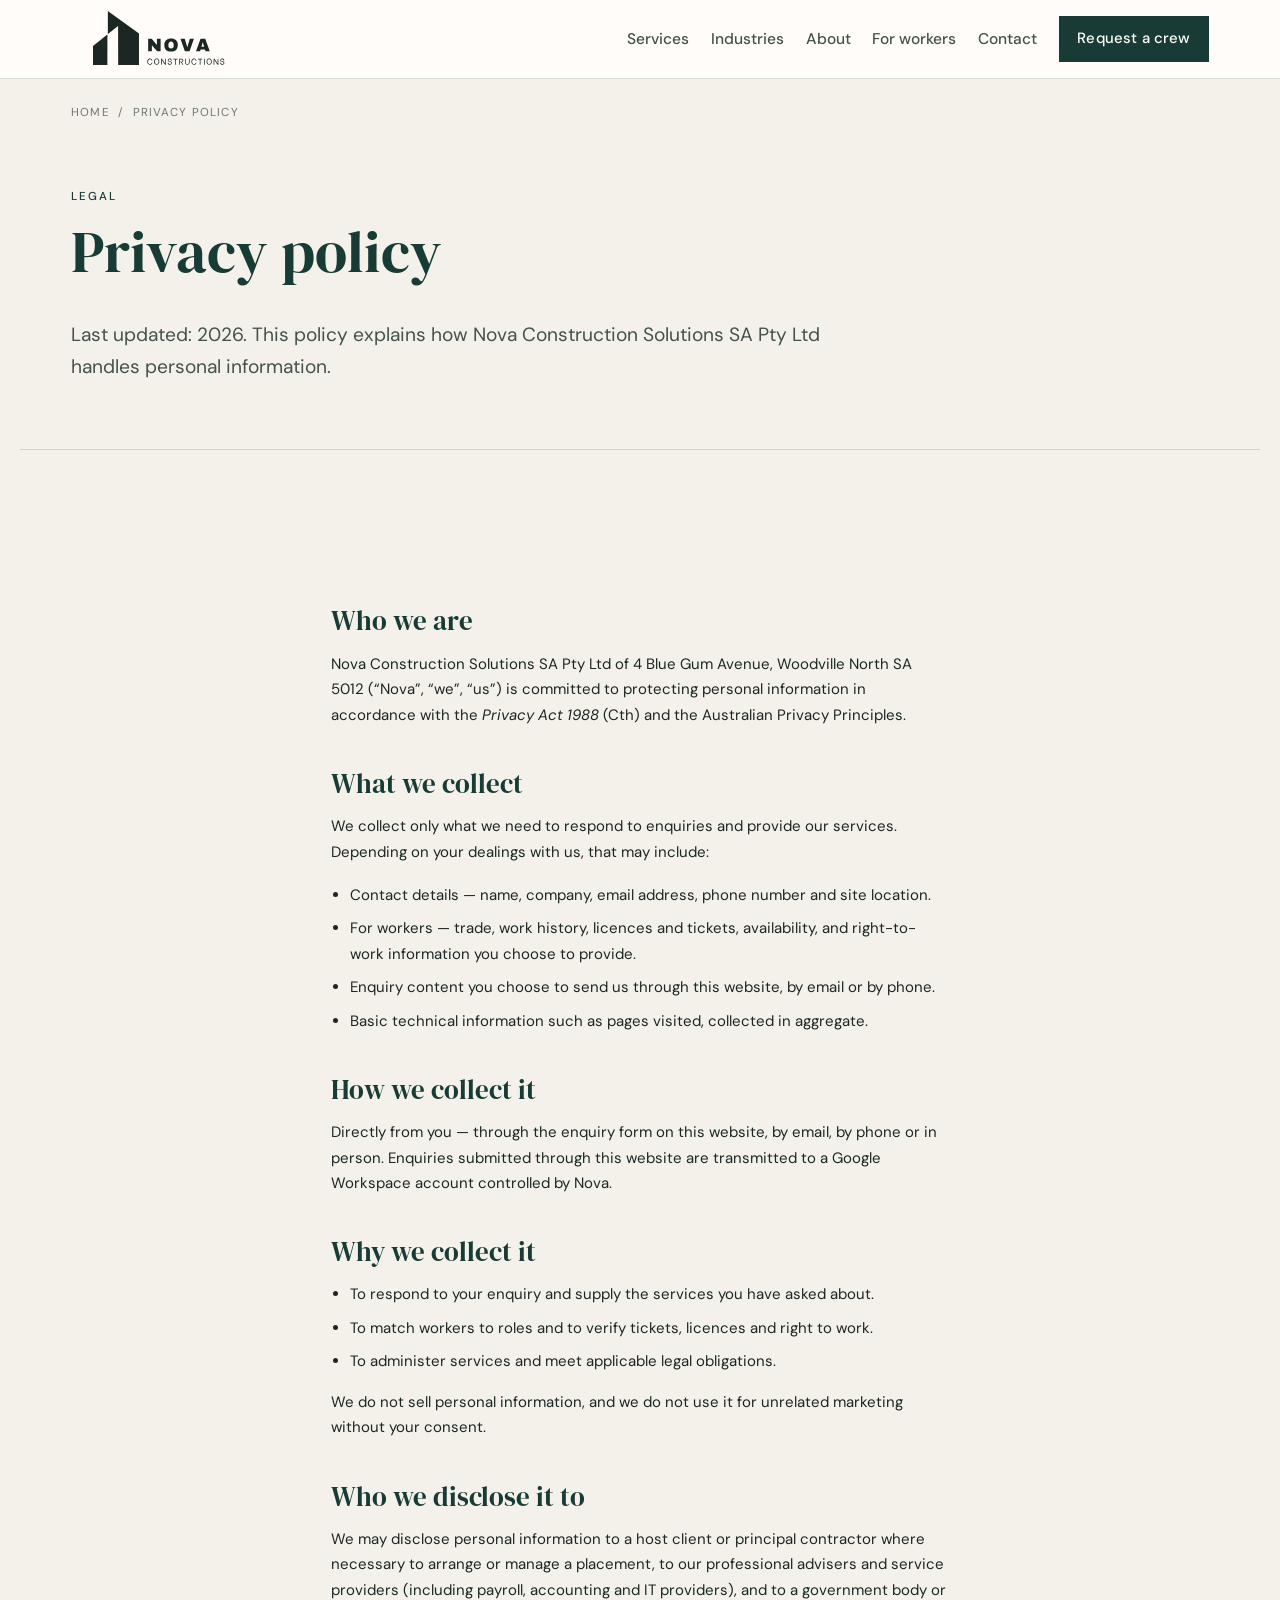
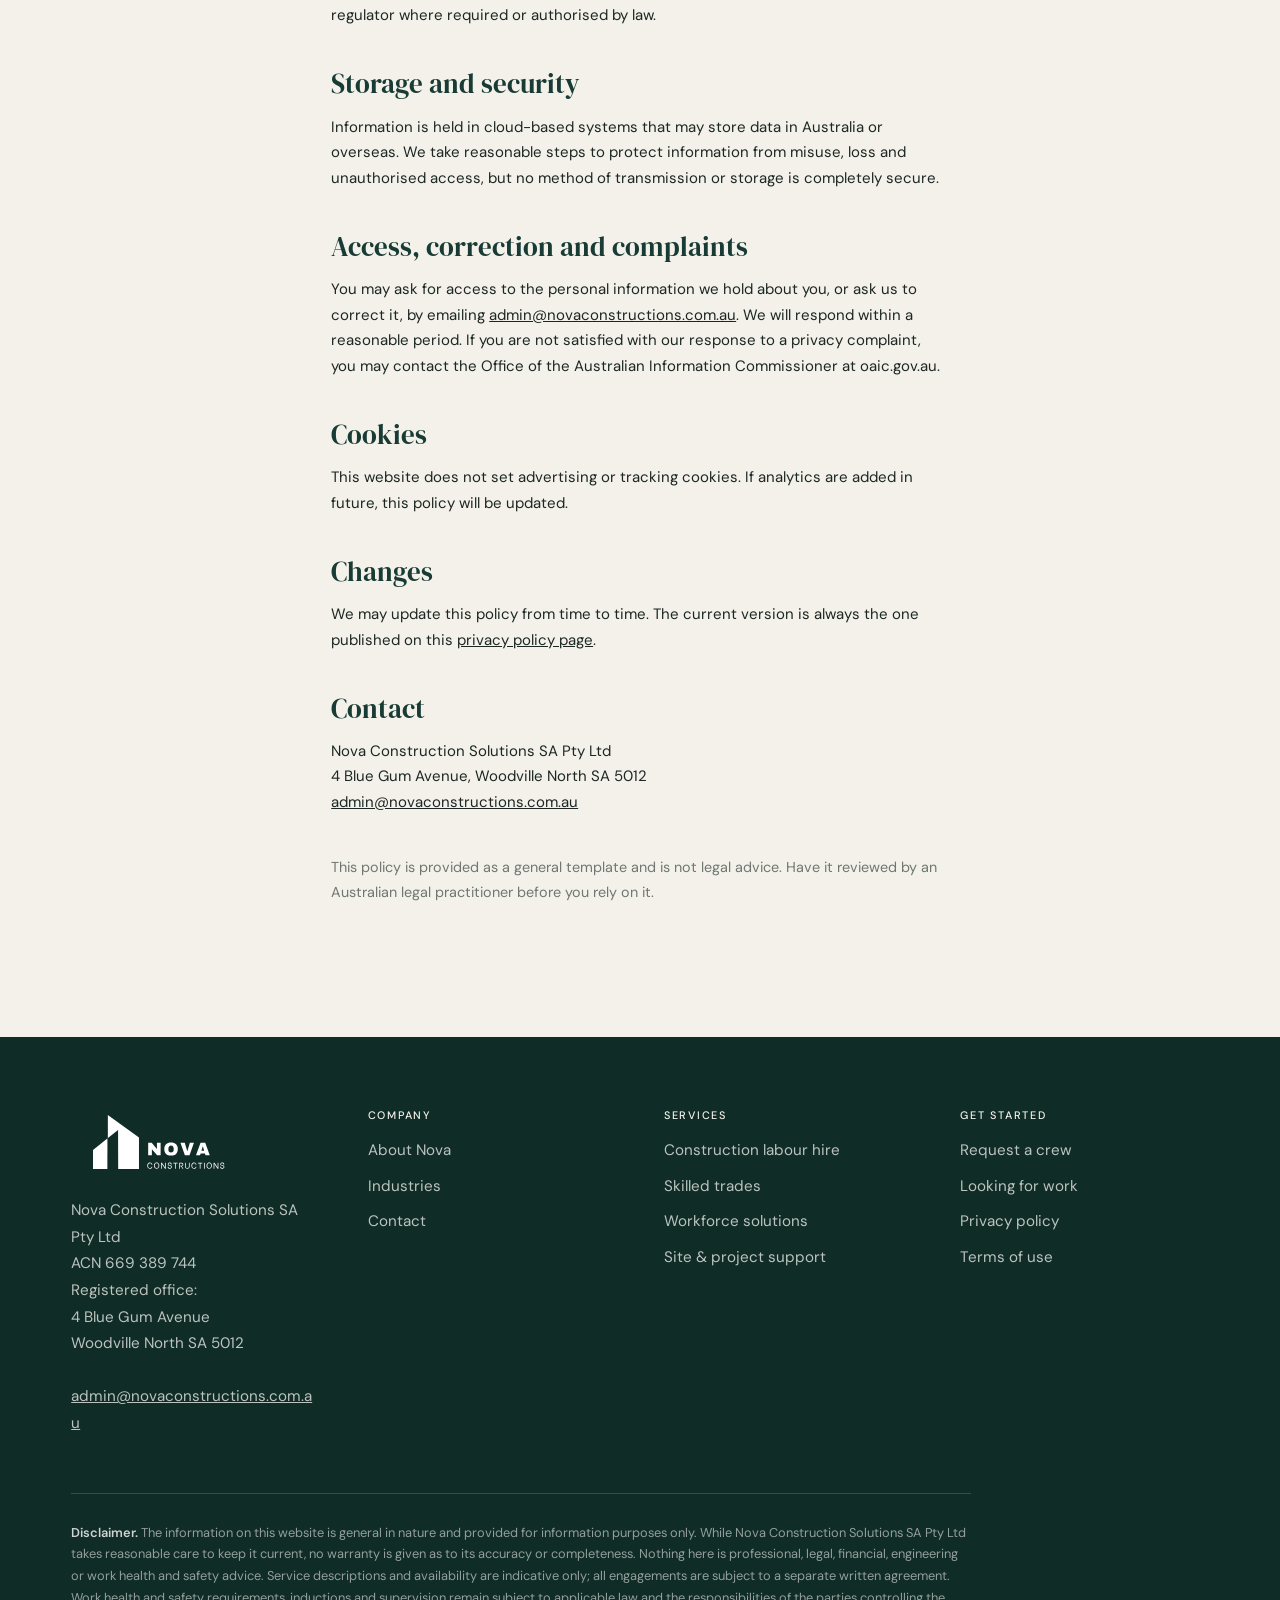
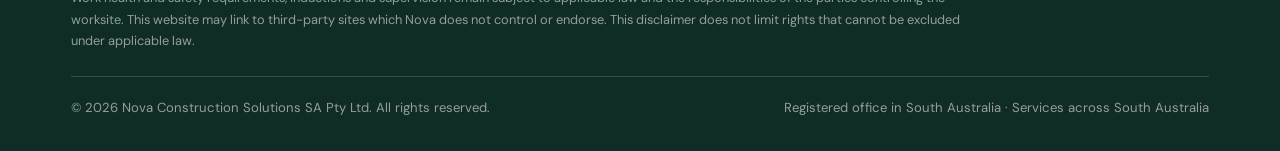
<file: privacy.html>
<!DOCTYPE html>
<html lang="en-AU">
<head>
<meta charset="utf-8">
<meta name="viewport" content="width=device-width, initial-scale=1">
<title>Privacy Policy | Nova Construction Solutions</title>
<meta name="description" content="How Nova Construction Solutions SA Pty Ltd handles personal information submitted through this website.">
<link rel="canonical" href="https://www.novaconstructions.com.au/privacy.html">
<meta name="robots" content="index, follow, max-image-preview:large">
<meta name="theme-color" content="#102c27">
<meta name="geo.region" content="AU-SA">
<meta name="geo.placename" content="South Australia">

<meta property="og:type" content="website">
<meta property="og:site_name" content="Nova Construction Solutions SA">
<meta property="og:locale" content="en_AU">
<meta property="og:title" content="Privacy Policy | Nova Construction Solutions">
<meta property="og:description" content="How Nova Construction Solutions SA Pty Ltd handles personal information submitted through this website.">
<meta property="og:url" content="https://www.novaconstructions.com.au/privacy.html">
<meta name="twitter:card" content="summary">
<meta name="twitter:title" content="Privacy Policy | Nova Construction Solutions">
<meta name="twitter:description" content="How Nova Construction Solutions SA Pty Ltd handles personal information submitted through this website.">

<link rel="preconnect" href="https://fonts.googleapis.com">
<link rel="preconnect" href="https://fonts.gstatic.com" crossorigin>
<link rel="stylesheet" href="https://fonts.googleapis.com/css2?family=DM+Sans:wght@400;500;600;700&family=DM+Serif+Display&display=swap">
<link rel="stylesheet" href="/css/style.css">
<script type="application/ld+json">
{"@context":"https://schema.org","@type":"BreadcrumbList","itemListElement":[
{"@type":"ListItem","position":1,"name":"Home","item":"https://www.novaconstructions.com.au/"},
{"@type":"ListItem","position":2,"name":"Privacy policy","item":"https://www.novaconstructions.com.au/privacy.html"}]}
</script>
</head>
<body>
<a class="skip" href="#main">Skip to content</a>
<header class="site-head">
  <div class="wrap head-in">
    <a class="brand" href="/" aria-label="Nova Construction Solutions SA — home">
      <picture class="brand__image brand__image--header">
        <source srcset="/assets/Black%20and%20White%20Modern%20Building%20Logo.svg" type="image/svg+xml">
        <img src="/assets/Black%20and%20White%20Modern%20Building%20Logo.png" alt="Nova Construction Solutions SA logo">
      </picture>
    </a>
    <button class="nav-toggle" type="button" aria-expanded="false" aria-controls="primary-nav" aria-label="Open menu">
      <svg viewBox="0 0 24 24" fill="none" stroke="currentColor" stroke-width="2" aria-hidden="true"><path d="M3 6h18M3 12h18M3 18h18"/></svg>
    </button>
    <nav class="nav" id="primary-nav" data-open="false" aria-label="Primary">
      <a href="/services.html">Services</a>
      <a href="/industries.html">Industries</a>
      <a href="/about.html">About</a>
      <a href="/for-workers.html">For workers</a>
      <a href="/contact.html">Contact</a>
      <a class="btn btn--primary" href="/contact.html?type=Request%20workers">Request a crew</a>
    </nav>
  </div>
</header>

<div class="wrap crumbs"><a href="/">Home</a> &nbsp;/&nbsp; Privacy policy</div>
<main id="main">
  <section class="wrap page-head">
    <span class="eyebrow">Legal</span>
    <h1>Privacy policy</h1>
    <p class="lead">Last updated: <span data-year>2026</span>. This policy explains how Nova Construction Solutions SA Pty Ltd handles personal
      information.</p>
  </section>

  <section class="section">
    <div class="wrap prose">
      <h2>Who we are</h2>
      <p>Nova Construction Solutions SA Pty Ltd of 4 Blue Gum Avenue, Woodville North SA 5012
        (&ldquo;Nova&rdquo;, &ldquo;we&rdquo;, &ldquo;us&rdquo;) is committed to protecting personal information in
        accordance with the <em>Privacy Act 1988</em> (Cth) and the Australian Privacy Principles.</p>

      <h2>What we collect</h2>
      <p>We collect only what we need to respond to enquiries and provide our services. Depending on your dealings with us, that may
        include:</p>
      <ul>
        <li>Contact details — name, company, email address, phone number and site location.</li>
        <li>For workers — trade, work history, licences and tickets, availability, and right-to-work information you choose to provide.</li>
        <li>Enquiry content you choose to send us through this website, by email or by phone.</li>
        <li>Basic technical information such as pages visited, collected in aggregate.</li>
      </ul>

      <h2>How we collect it</h2>
      <p>Directly from you — through the enquiry form on this website, by email, by phone or in person. Enquiries
        submitted through this website are transmitted to a Google Workspace account controlled by Nova.</p>

      <h2>Why we collect it</h2>
      <ul>
        <li>To respond to your enquiry and supply the services you have asked about.</li>
        <li>To match workers to roles and to verify tickets, licences and right to work.</li>
        <li>To administer services and meet applicable legal obligations.</li>
      </ul>
      <p>We do not sell personal information, and we do not use it for unrelated marketing without your consent.</p>

      <h2>Who we disclose it to</h2>
      <p>We may disclose personal information to a host client or principal contractor where necessary to arrange or
        manage a placement, to our professional advisers and service providers (including payroll, accounting and IT
        providers), and to a government body or regulator where required or authorised by law.</p>

      <h2>Storage and security</h2>
      <p>Information is held in cloud-based systems that may store data in Australia or overseas. We take reasonable
        steps to protect information from misuse, loss and unauthorised access, but no method of transmission or
        storage is completely secure.</p>

      <h2>Access, correction and complaints</h2>
      <p>You may ask for access to the personal information we hold about you, or ask us to correct it, by emailing
        <a href="mailto:admin@novaconstructions.com.au">admin@novaconstructions.com.au</a>. We will respond within a reasonable period.
        If you are not satisfied with our response to a privacy complaint, you may contact the Office of the
        Australian Information Commissioner at oaic.gov.au.</p>

      <h2>Cookies</h2>
      <p>This website does not set advertising or tracking cookies. If analytics are added in future, this policy will
        be updated.</p>

      <h2>Changes</h2>
      <p>We may update this policy from time to time. The current version is always the one published on this
        <a href="/privacy.html">privacy policy page</a>.</p>

      <h2>Contact</h2>
      <p>Nova Construction Solutions SA Pty Ltd<br>
        4 Blue Gum Avenue, Woodville North SA 5012<br>
        <a href="mailto:admin@novaconstructions.com.au">admin@novaconstructions.com.au</a></p>

      <p style="margin-top:2.5rem;font-size:.9rem;color:var(--muted)">This policy is provided as a general template and
        is not legal advice. Have it reviewed by an Australian legal practitioner before you rely on it.</p>
    </div>
  </section>
</main>
<footer class="site-foot">
  <div class="wrap">
    <div class="foot-top">
      <div class="foot-brand">
        <picture class="brand__image brand__image--footer" aria-hidden="true">
          <source srcset="/assets/Black%20and%20White%20Modern%20Building%20Logo.svg" type="image/svg+xml">
          <img src="/assets/Black%20and%20White%20Modern%20Building%20Logo.png" alt="" loading="lazy">
        </picture>
        <address>
          Nova Construction Solutions SA Pty Ltd<br>ACN 669 389 744<br>
          Registered office:<br>
          4 Blue Gum Avenue<br>
          Woodville North SA 5012<br><br>
          <a href="mailto:admin@novaconstructions.com.au">admin@novaconstructions.com.au</a>
        </address>
      </div>
      <div>
        <h4>Company</h4>
        <ul class="foot-links">
          <li><a href="/about.html">About Nova</a></li>
          <li><a href="/industries.html">Industries</a></li>
          <li><a href="/contact.html">Contact</a></li>
        </ul>
      </div>
      <div>
        <h4>Services</h4>
        <ul class="foot-links">
          <li><a href="/services.html#labour-hire">Construction labour hire</a></li>
          <li><a href="/services.html#skilled-trades">Skilled trades</a></li>
          <li><a href="/services.html#workforce">Workforce solutions</a></li>
          <li><a href="/services.html#site-support">Site &amp; project support</a></li>
        </ul>
      </div>
      <div>
        <h4>Get started</h4>
        <ul class="foot-links">
          <li><a href="/contact.html?type=Request%20workers">Request a crew</a></li>
          <li><a href="/for-workers.html">Looking for work</a></li>
          <li><a href="/privacy.html">Privacy policy</a></li>
          <li><a href="/terms.html">Terms of use</a></li>
        </ul>
      </div>
    </div>

    <p class="foot-disclaimer"><strong>Disclaimer.</strong> The information on this website is general in nature and provided for
information purposes only. While Nova Construction Solutions SA Pty Ltd takes reasonable care to keep it current,
no warranty is given as to its accuracy or completeness. Nothing here is professional, legal, financial, engineering
or work health and safety advice. Service descriptions and availability are indicative only; all engagements are
subject to a separate written agreement. Work health and safety requirements, inductions and supervision remain
subject to applicable law and the responsibilities of the parties controlling the worksite. This website may link
to third-party sites which Nova does not control or endorse. This disclaimer does not limit rights that cannot be
excluded under applicable law.</p>

    <div class="foot-base">
      <span>&copy; <span data-year>2026</span> Nova Construction Solutions SA Pty Ltd. All rights reserved.</span>
      <span>Registered office in South Australia &middot; Services across South Australia</span>
    </div>
  </div>
</footer>
<script src="/js/main.js" defer></script>
</body>
</html>
</file>
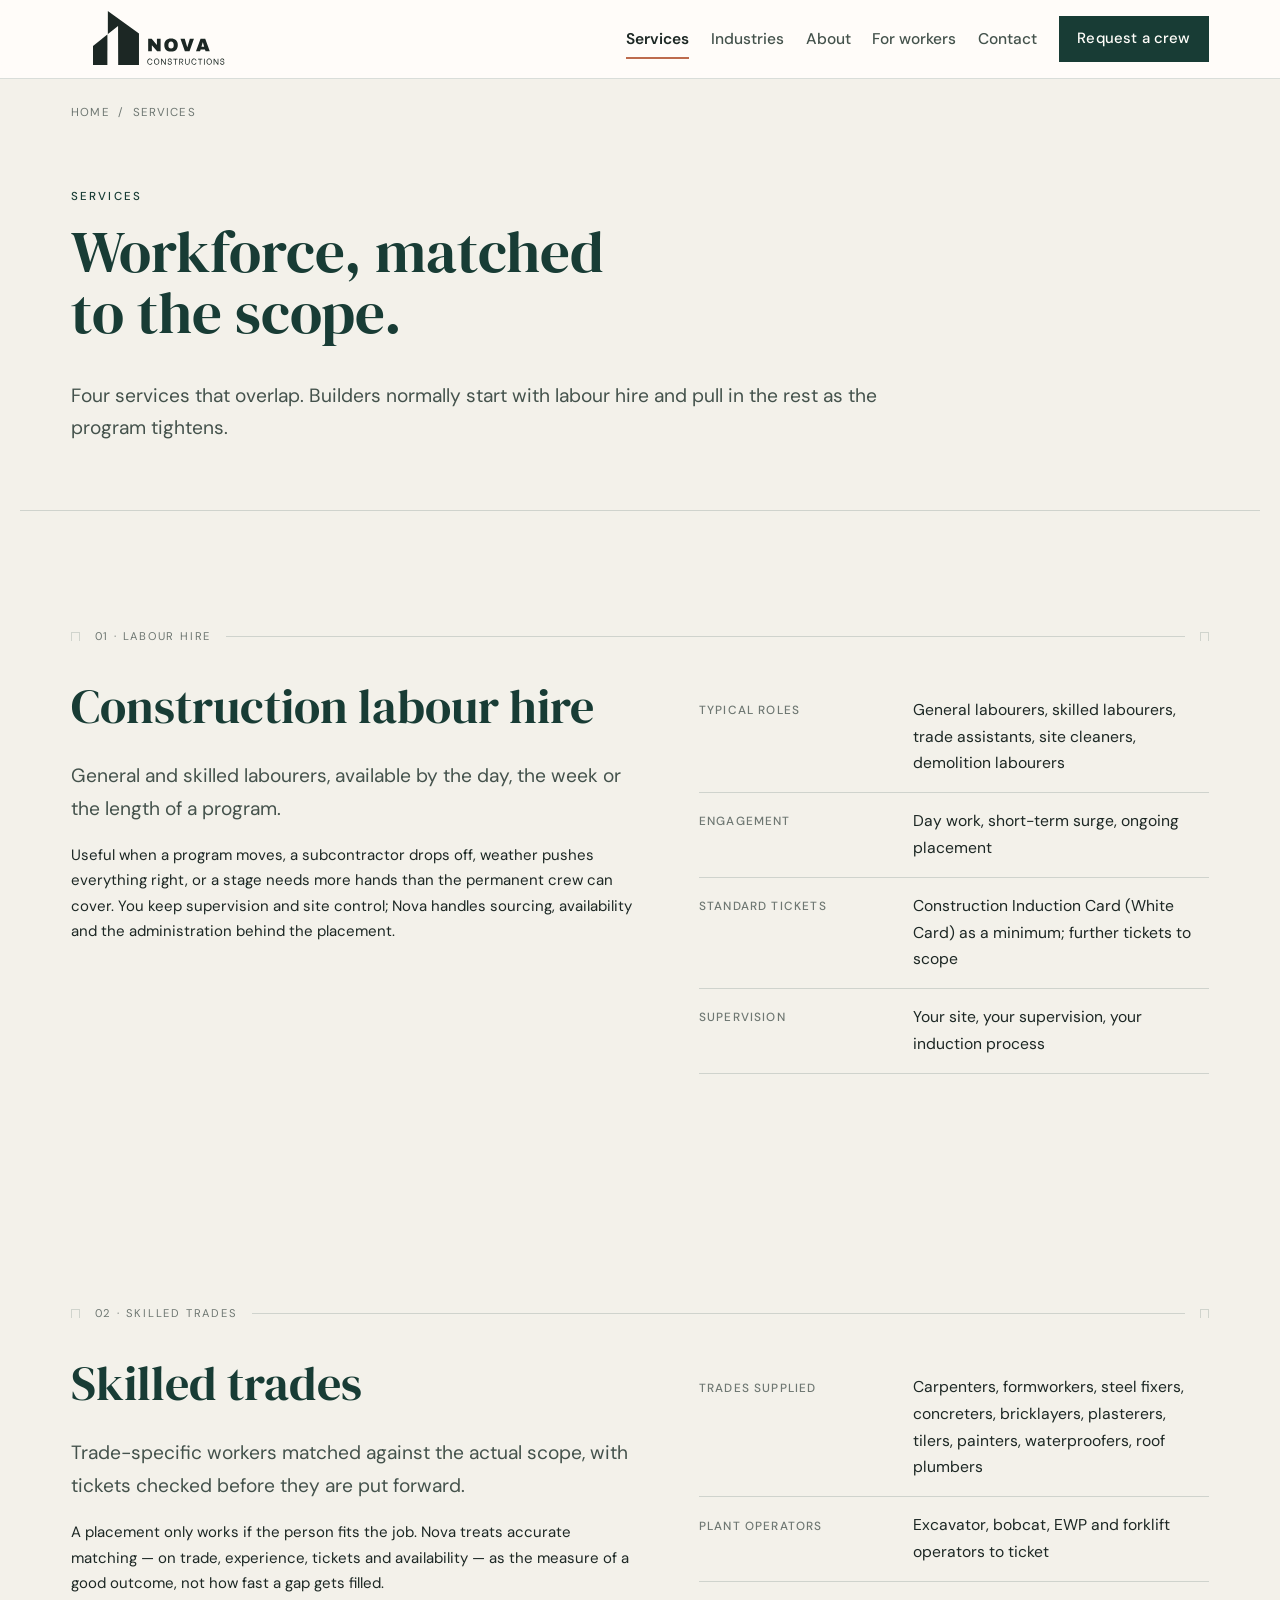
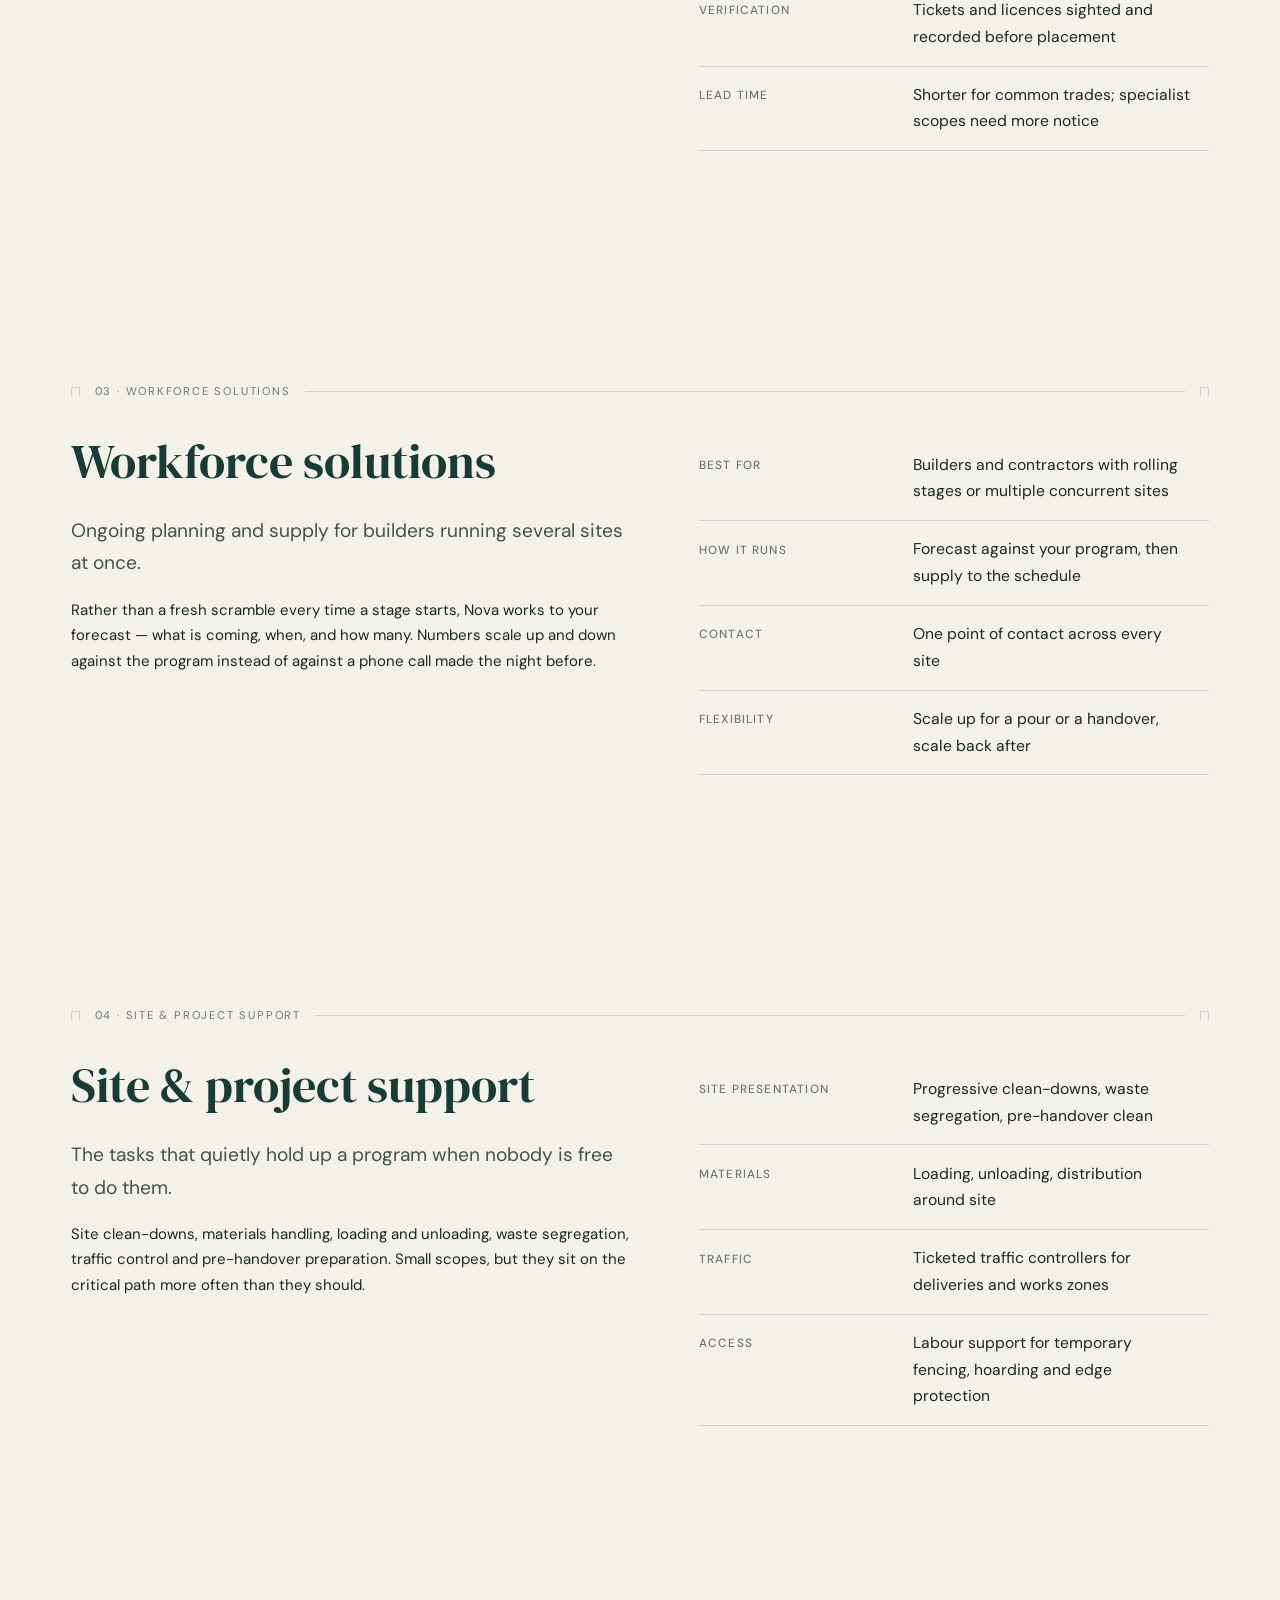
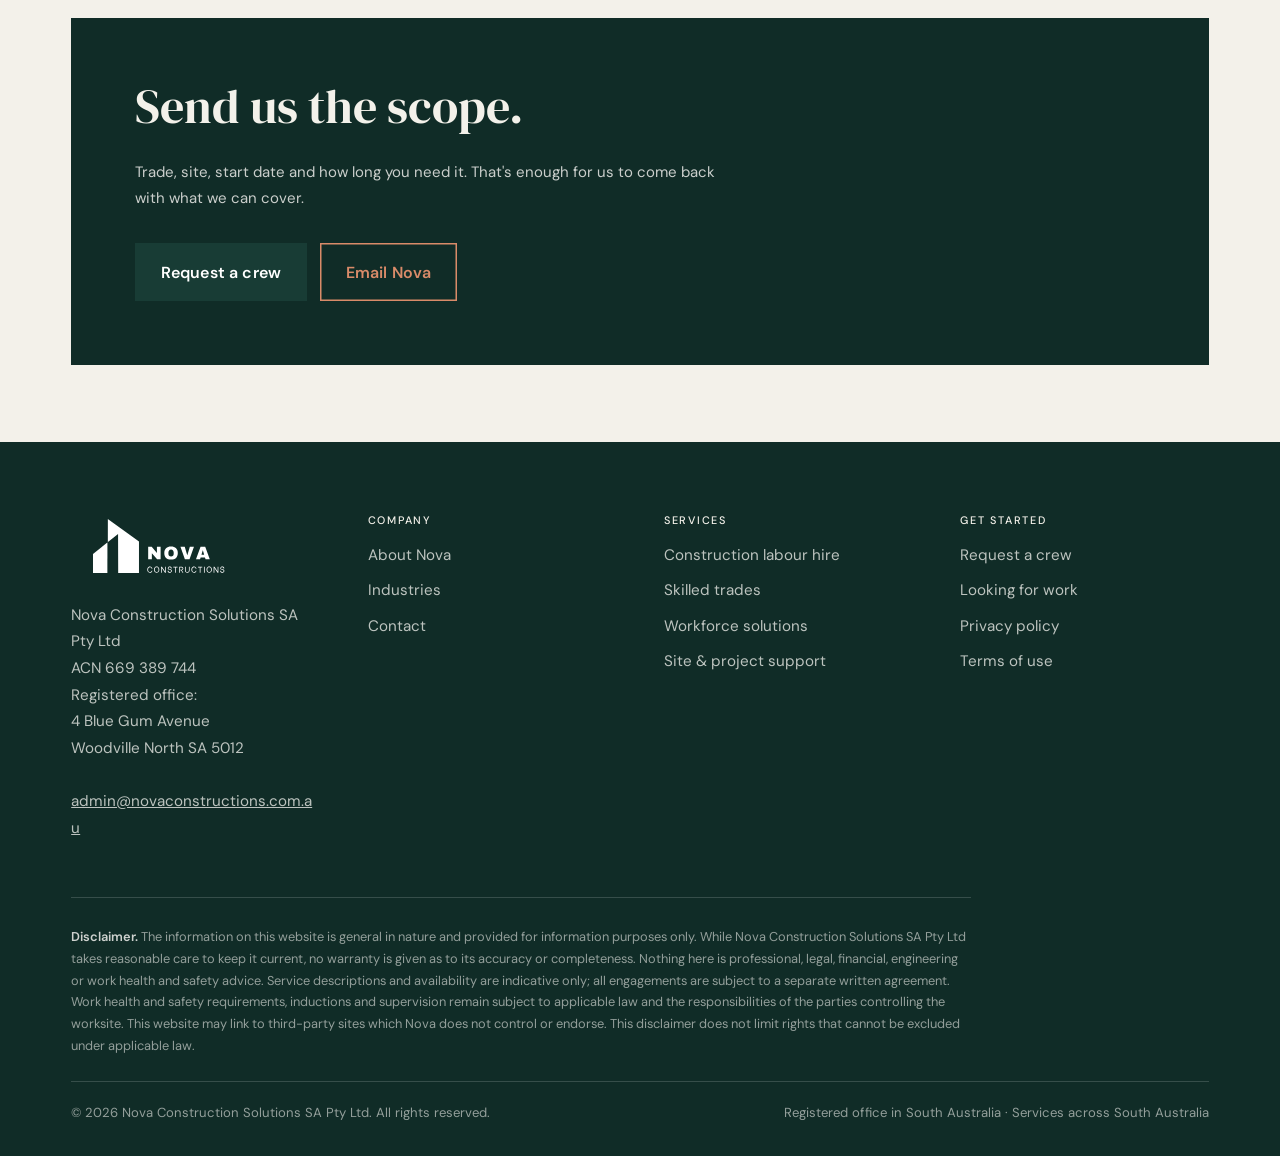
<file: services.html>
<!DOCTYPE html>
<html lang="en-AU">
<head>
<meta charset="utf-8">
<meta name="viewport" content="width=device-width, initial-scale=1">
<title>Construction Labour Hire & Skilled Trades South Australia | Nova Construction Solutions SA</title>
<meta name="description" content="Construction labour hire, skilled trades, workforce planning and site support for builders and contractors across South Australia.">
<link rel="canonical" href="https://www.novaconstructions.com.au/services.html">
<meta name="robots" content="index, follow, max-image-preview:large">
<meta name="theme-color" content="#102c27">
<meta name="geo.region" content="AU-SA">
<meta name="geo.placename" content="South Australia">

<meta property="og:type" content="website">
<meta property="og:site_name" content="Nova Construction Solutions SA">
<meta property="og:locale" content="en_AU">
<meta property="og:title" content="Construction Labour Hire & Skilled Trades South Australia | Nova Construction Solutions SA">
<meta property="og:description" content="Construction labour hire, skilled trades, workforce planning and site support for builders and contractors across South Australia.">
<meta property="og:url" content="https://www.novaconstructions.com.au/services.html">
<meta name="twitter:card" content="summary">
<meta name="twitter:title" content="Construction Labour Hire & Skilled Trades South Australia | Nova Construction Solutions SA">
<meta name="twitter:description" content="Construction labour hire, skilled trades, workforce planning and site support for builders and contractors across South Australia.">

<link rel="preconnect" href="https://fonts.googleapis.com">
<link rel="preconnect" href="https://fonts.gstatic.com" crossorigin>
<link rel="stylesheet" href="https://fonts.googleapis.com/css2?family=DM+Sans:wght@400;500;600;700&family=DM+Serif+Display&display=swap">
<link rel="stylesheet" href="/css/style.css">
<script type="application/ld+json">
{"@context":"https://schema.org","@type":"BreadcrumbList","itemListElement":[
{"@type":"ListItem","position":1,"name":"Home","item":"https://www.novaconstructions.com.au/"},
{"@type":"ListItem","position":2,"name":"Services","item":"https://www.novaconstructions.com.au/services.html"}]}
</script>
<script type="application/ld+json">
{"@context":"https://schema.org","@type":"Service","serviceType":"Construction labour hire","provider":{"@id":"https://www.novaconstructions.com.au/#organisation"},"areaServed":{"@type":"State","name":"South Australia"},"hasOfferCatalog":{"@type":"OfferCatalog","name":"Construction workforce services","itemListElement":[
{"@type":"Offer","itemOffered":{"@type":"Service","name":"Construction labour hire"}},
{"@type":"Offer","itemOffered":{"@type":"Service","name":"Skilled trades"}},
{"@type":"Offer","itemOffered":{"@type":"Service","name":"Workforce solutions"}},
{"@type":"Offer","itemOffered":{"@type":"Service","name":"Site and project support"}}]}}
</script>
</head>
<body>
<a class="skip" href="#main">Skip to content</a>
<header class="site-head">
  <div class="wrap head-in">
    <a class="brand" href="/" aria-label="Nova Construction Solutions SA — home">
      <picture class="brand__image brand__image--header">
        <source srcset="/assets/Black%20and%20White%20Modern%20Building%20Logo.svg" type="image/svg+xml">
        <img src="/assets/Black%20and%20White%20Modern%20Building%20Logo.png" alt="Nova Construction Solutions SA logo">
      </picture>
    </a>
    <button class="nav-toggle" type="button" aria-expanded="false" aria-controls="primary-nav" aria-label="Open menu">
      <svg viewBox="0 0 24 24" fill="none" stroke="currentColor" stroke-width="2" aria-hidden="true"><path d="M3 6h18M3 12h18M3 18h18"/></svg>
    </button>
    <nav class="nav" id="primary-nav" data-open="false" aria-label="Primary">
      <a href="/services.html" aria-current="page">Services</a>
      <a href="/industries.html">Industries</a>
      <a href="/about.html">About</a>
      <a href="/for-workers.html">For workers</a>
      <a href="/contact.html">Contact</a>
      <a class="btn btn--primary" href="/contact.html?type=Request%20workers">Request a crew</a>
    </nav>
  </div>
</header>

<div class="wrap crumbs"><a href="/">Home</a> &nbsp;/&nbsp; Services</div>
<main id="main">
  <section class="wrap page-head">
    <span class="eyebrow">Services</span>
    <h1>Workforce, matched to the scope.</h1>
    <p class="lead">Four services that overlap. Builders normally start with labour hire and pull in the rest as the
      program tightens.</p>
  </section>

  <section class="section" id="labour-hire">
    <div class="wrap">
      <p class="dimline"><span>01 &middot; Labour hire</span><i></i></p>
      <div class="split">
        <div class="reveal">
          <h2>Construction labour hire</h2>
          <p class="lead">General and skilled labourers, available by the day, the week or the length of a program.</p>
          <p>Useful when a program moves, a subcontractor drops off, weather pushes everything right, or a stage
            needs more hands than the permanent crew can cover. You keep supervision and site control; Nova handles
            sourcing, availability and the administration behind the placement.</p>
        </div>
        <div class="reveal">
          <table class="spec">
            <tr><th>Typical roles</th><td>General labourers, skilled labourers, trade assistants, site cleaners, demolition labourers</td></tr>
            <tr><th>Engagement</th><td>Day work, short-term surge, ongoing placement</td></tr>
            <tr><th>Standard tickets</th><td>Construction Induction Card (White Card) as a minimum; further tickets to scope</td></tr>
            <tr><th>Supervision</th><td>Your site, your supervision, your induction process</td></tr>
          </table>
        </div>
      </div>
    </div>
  </section>

  <section class="section section--concrete" id="skilled-trades">
    <div class="wrap">
      <p class="dimline"><span>02 &middot; Skilled trades</span><i></i></p>
      <div class="split">
        <div class="reveal">
          <h2>Skilled trades</h2>
          <p class="lead">Trade-specific workers matched against the actual scope, with tickets checked before they
            are put forward.</p>
          <p>A placement only works if the person fits the job. Nova treats accurate matching — on trade, experience,
            tickets and availability — as the measure of a good outcome, not how fast a gap gets filled.</p>
        </div>
        <div class="reveal">
          <table class="spec">
            <tr><th>Trades supplied</th><td>Carpenters, formworkers, steel fixers, concreters, bricklayers, plasterers, tilers, painters, waterproofers, roof plumbers</td></tr>
            <tr><th>Plant operators</th><td>Excavator, bobcat, EWP and forklift operators to ticket</td></tr>
            <tr><th>Verification</th><td>Tickets and licences sighted and recorded before placement</td></tr>
            <tr><th>Lead time</th><td>Shorter for common trades; specialist scopes need more notice</td></tr>
          </table>
        </div>
      </div>
    </div>
  </section>

  <section class="section" id="workforce">
    <div class="wrap">
      <p class="dimline"><span>03 &middot; Workforce solutions</span><i></i></p>
      <div class="split">
        <div class="reveal">
          <h2>Workforce solutions</h2>
          <p class="lead">Ongoing planning and supply for builders running several sites at once.</p>
          <p>Rather than a fresh scramble every time a stage starts, Nova works to your forecast — what is coming,
            when, and how many. Numbers scale up and down against the program instead of against a phone call made
            the night before.</p>
        </div>
        <div class="reveal">
          <table class="spec">
            <tr><th>Best for</th><td>Builders and contractors with rolling stages or multiple concurrent sites</td></tr>
            <tr><th>How it runs</th><td>Forecast against your program, then supply to the schedule</td></tr>
            <tr><th>Contact</th><td>One point of contact across every site</td></tr>
            <tr><th>Flexibility</th><td>Scale up for a pour or a handover, scale back after</td></tr>
          </table>
        </div>
      </div>
    </div>
  </section>

  <section class="section section--concrete" id="site-support">
    <div class="wrap">
      <p class="dimline"><span>04 &middot; Site &amp; project support</span><i></i></p>
      <div class="split">
        <div class="reveal">
          <h2>Site &amp; project support</h2>
          <p class="lead">The tasks that quietly hold up a program when nobody is free to do them.</p>
          <p>Site clean-downs, materials handling, loading and unloading, waste segregation, traffic control and
            pre-handover preparation. Small scopes, but they sit on the critical path more often than they should.</p>
        </div>
        <div class="reveal">
          <table class="spec">
            <tr><th>Site presentation</th><td>Progressive clean-downs, waste segregation, pre-handover clean</td></tr>
            <tr><th>Materials</th><td>Loading, unloading, distribution around site</td></tr>
            <tr><th>Traffic</th><td>Ticketed traffic controllers for deliveries and works zones</td></tr>
            <tr><th>Access</th><td>Labour support for temporary fencing, hoarding and edge protection</td></tr>
          </table>
        </div>
      </div>
    </div>
  </section>

  <section class="section section--tight">
    <div class="wrap">
      <div class="band chamfer reveal">
        <h2>Send us the scope.</h2>
        <p>Trade, site, start date and how long you need it. That's enough for us to come back with what we can cover.</p>
        <div class="btn-row">
          <a class="btn btn--primary" href="/contact.html?type=Request%20workers">Request a crew</a>
          <a class="btn btn--ghost" href="mailto:admin@novaconstructions.com.au">Email Nova</a>
        </div>
      </div>
    </div>
  </section>
</main>
<footer class="site-foot">
  <div class="wrap">
    <div class="foot-top">
      <div class="foot-brand">
        <picture class="brand__image brand__image--footer" aria-hidden="true">
          <source srcset="/assets/Black%20and%20White%20Modern%20Building%20Logo.svg" type="image/svg+xml">
          <img src="/assets/Black%20and%20White%20Modern%20Building%20Logo.png" alt="" loading="lazy">
        </picture>
        <address>
          Nova Construction Solutions SA Pty Ltd<br>ACN 669 389 744<br>
          Registered office:<br>
          4 Blue Gum Avenue<br>
          Woodville North SA 5012<br><br>
          <a href="mailto:admin@novaconstructions.com.au">admin@novaconstructions.com.au</a>
        </address>
      </div>
      <div>
        <h4>Company</h4>
        <ul class="foot-links">
          <li><a href="/about.html">About Nova</a></li>
          <li><a href="/industries.html">Industries</a></li>
          <li><a href="/contact.html">Contact</a></li>
        </ul>
      </div>
      <div>
        <h4>Services</h4>
        <ul class="foot-links">
          <li><a href="/services.html#labour-hire">Construction labour hire</a></li>
          <li><a href="/services.html#skilled-trades">Skilled trades</a></li>
          <li><a href="/services.html#workforce">Workforce solutions</a></li>
          <li><a href="/services.html#site-support">Site &amp; project support</a></li>
        </ul>
      </div>
      <div>
        <h4>Get started</h4>
        <ul class="foot-links">
          <li><a href="/contact.html?type=Request%20workers">Request a crew</a></li>
          <li><a href="/for-workers.html">Looking for work</a></li>
          <li><a href="/privacy.html">Privacy policy</a></li>
          <li><a href="/terms.html">Terms of use</a></li>
        </ul>
      </div>
    </div>

    <p class="foot-disclaimer"><strong>Disclaimer.</strong> The information on this website is general in nature and provided for
information purposes only. While Nova Construction Solutions SA Pty Ltd takes reasonable care to keep it current,
no warranty is given as to its accuracy or completeness. Nothing here is professional, legal, financial, engineering
or work health and safety advice. Service descriptions and availability are indicative only; all engagements are
subject to a separate written agreement. Work health and safety requirements, inductions and supervision remain
subject to applicable law and the responsibilities of the parties controlling the worksite. This website may link
to third-party sites which Nova does not control or endorse. This disclaimer does not limit rights that cannot be
excluded under applicable law.</p>

    <div class="foot-base">
      <span>&copy; <span data-year>2026</span> Nova Construction Solutions SA Pty Ltd. All rights reserved.</span>
      <span>Registered office in South Australia &middot; Services across South Australia</span>
    </div>
  </div>
</footer>
<script src="/js/main.js" defer></script>
</body>
</html>
</file>
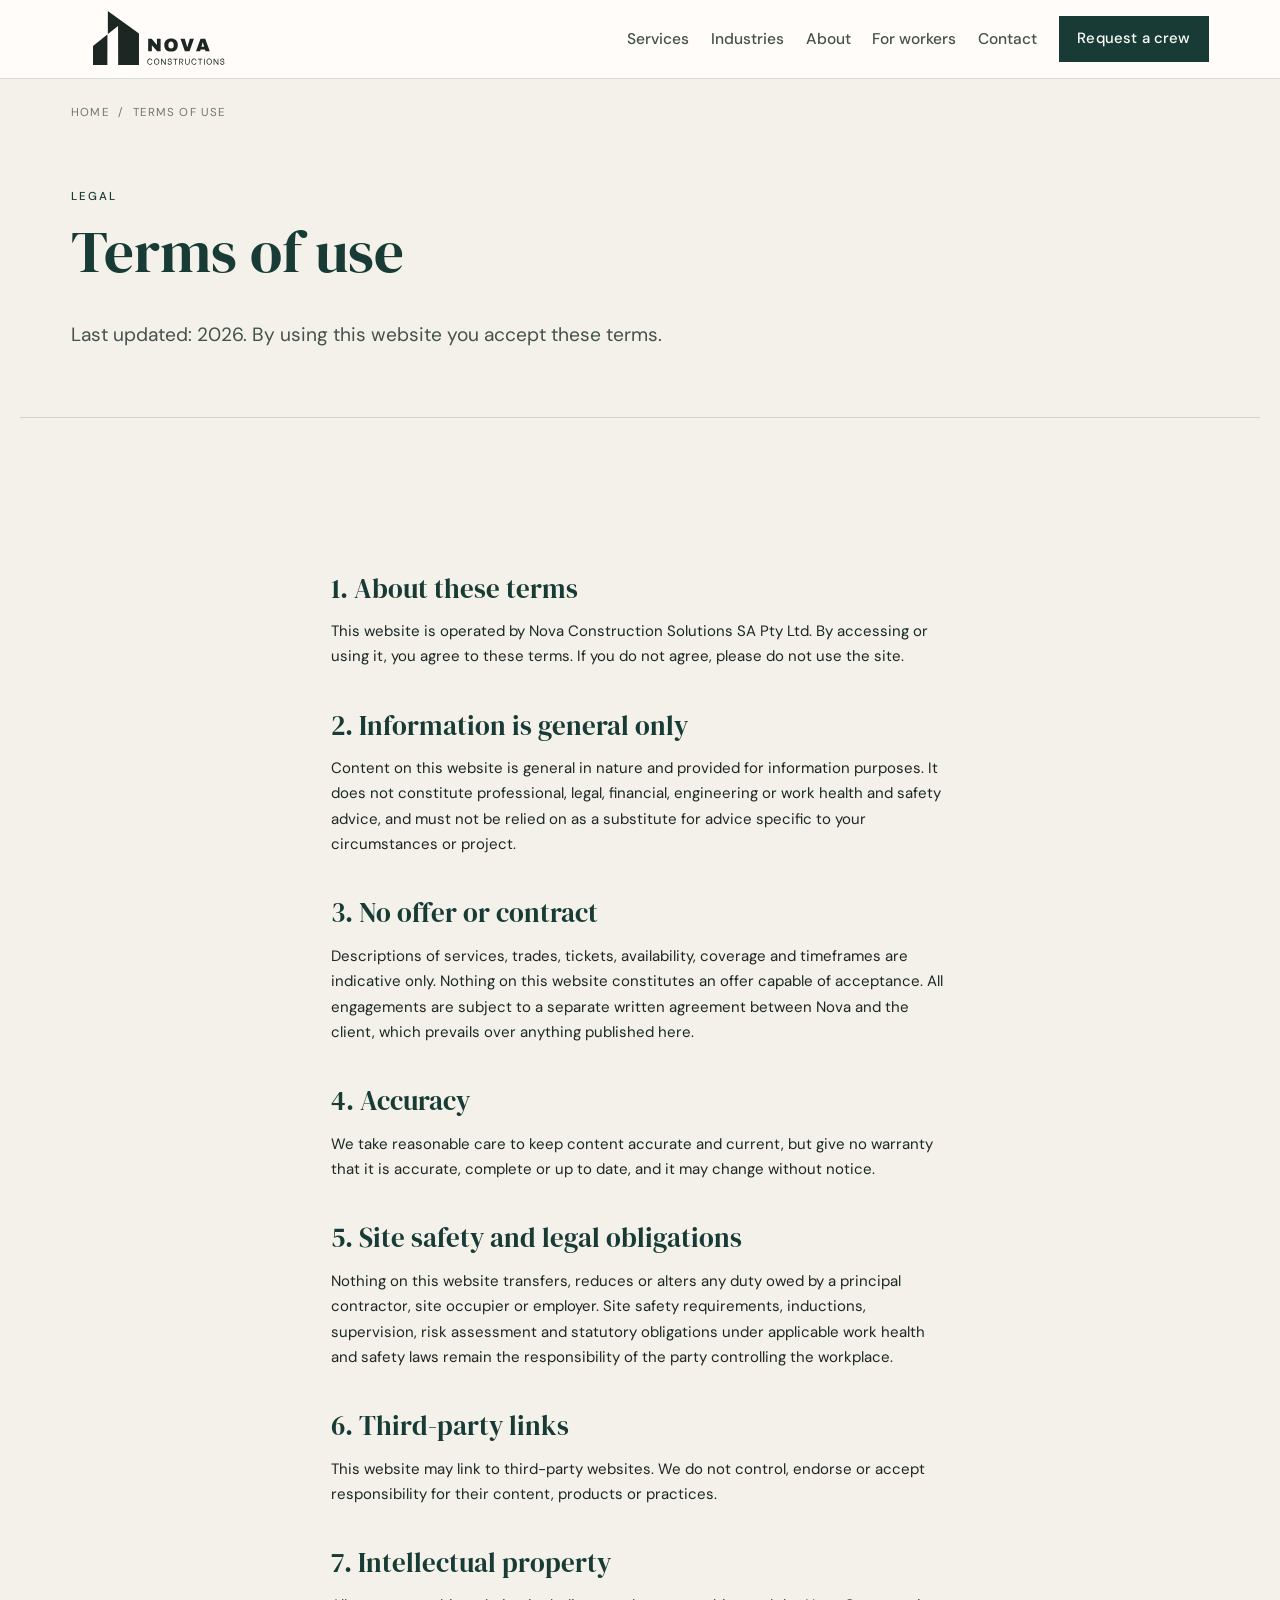
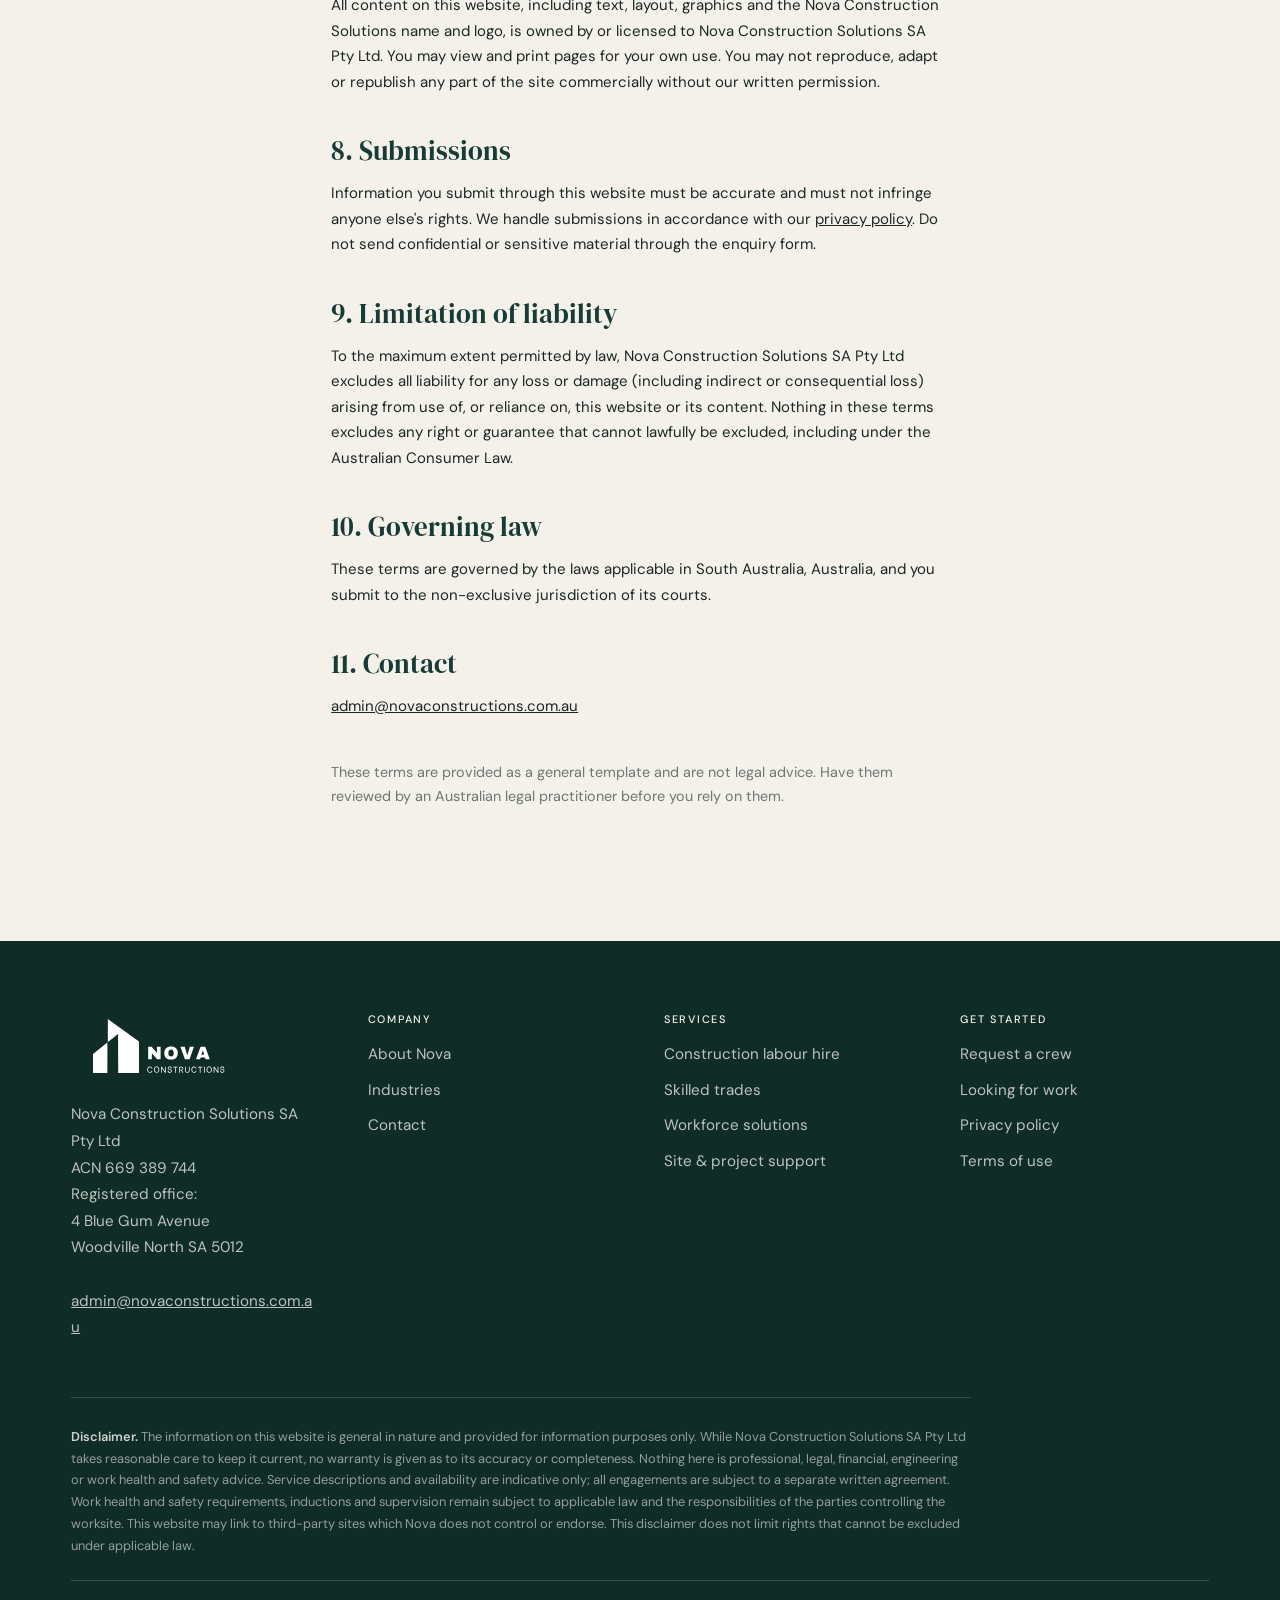
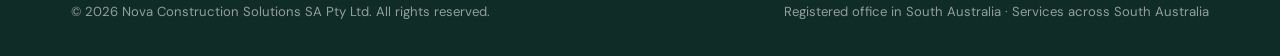
<file: terms.html>
<!DOCTYPE html>
<html lang="en-AU">
<head>
<meta charset="utf-8">
<meta name="viewport" content="width=device-width, initial-scale=1">
<title>Terms of Use | Nova Construction Solutions</title>
<meta name="description" content="Terms of use for the Nova Construction Solutions SA Pty Ltd website.">
<link rel="canonical" href="https://www.novaconstructions.com.au/terms.html">
<meta name="robots" content="index, follow, max-image-preview:large">
<meta name="theme-color" content="#102c27">
<meta name="geo.region" content="AU-SA">
<meta name="geo.placename" content="South Australia">

<meta property="og:type" content="website">
<meta property="og:site_name" content="Nova Construction Solutions SA">
<meta property="og:locale" content="en_AU">
<meta property="og:title" content="Terms of Use | Nova Construction Solutions">
<meta property="og:description" content="Terms of use for the Nova Construction Solutions SA Pty Ltd website.">
<meta property="og:url" content="https://www.novaconstructions.com.au/terms.html">
<meta name="twitter:card" content="summary">
<meta name="twitter:title" content="Terms of Use | Nova Construction Solutions">
<meta name="twitter:description" content="Terms of use for the Nova Construction Solutions SA Pty Ltd website.">

<link rel="preconnect" href="https://fonts.googleapis.com">
<link rel="preconnect" href="https://fonts.gstatic.com" crossorigin>
<link rel="stylesheet" href="https://fonts.googleapis.com/css2?family=DM+Sans:wght@400;500;600;700&family=DM+Serif+Display&display=swap">
<link rel="stylesheet" href="/css/style.css">
<script type="application/ld+json">
{"@context":"https://schema.org","@type":"BreadcrumbList","itemListElement":[
{"@type":"ListItem","position":1,"name":"Home","item":"https://www.novaconstructions.com.au/"},
{"@type":"ListItem","position":2,"name":"Terms of use","item":"https://www.novaconstructions.com.au/terms.html"}]}
</script>
</head>
<body>
<a class="skip" href="#main">Skip to content</a>
<header class="site-head">
  <div class="wrap head-in">
    <a class="brand" href="/" aria-label="Nova Construction Solutions SA — home">
      <picture class="brand__image brand__image--header">
        <source srcset="/assets/Black%20and%20White%20Modern%20Building%20Logo.svg" type="image/svg+xml">
        <img src="/assets/Black%20and%20White%20Modern%20Building%20Logo.png" alt="Nova Construction Solutions SA logo">
      </picture>
    </a>
    <button class="nav-toggle" type="button" aria-expanded="false" aria-controls="primary-nav" aria-label="Open menu">
      <svg viewBox="0 0 24 24" fill="none" stroke="currentColor" stroke-width="2" aria-hidden="true"><path d="M3 6h18M3 12h18M3 18h18"/></svg>
    </button>
    <nav class="nav" id="primary-nav" data-open="false" aria-label="Primary">
      <a href="/services.html">Services</a>
      <a href="/industries.html">Industries</a>
      <a href="/about.html">About</a>
      <a href="/for-workers.html">For workers</a>
      <a href="/contact.html">Contact</a>
      <a class="btn btn--primary" href="/contact.html?type=Request%20workers">Request a crew</a>
    </nav>
  </div>
</header>

<div class="wrap crumbs"><a href="/">Home</a> &nbsp;/&nbsp; Terms of use</div>
<main id="main">
  <section class="wrap page-head">
    <span class="eyebrow">Legal</span>
    <h1>Terms of use</h1>
    <p class="lead">Last updated: <span data-year>2026</span>. By using this website you accept these terms.</p>
  </section>

  <section class="section">
    <div class="wrap prose">
      <h2>1. About these terms</h2>
      <p>This website is operated by Nova Construction Solutions SA Pty Ltd. By accessing or using it, you agree to these
        terms. If you do not agree, please do not use the site.</p>

      <h2>2. Information is general only</h2>
      <p>Content on this website is general in nature and provided for information purposes. It does not constitute
        professional, legal, financial, engineering or work health and safety advice, and must not be relied on as a
        substitute for advice specific to your circumstances or project.</p>

      <h2>3. No offer or contract</h2>
      <p>Descriptions of services, trades, tickets, availability, coverage and timeframes are indicative only. Nothing
        on this website constitutes an offer capable of acceptance. All engagements are subject to a separate written
        agreement between Nova and the client, which prevails over anything published here.</p>

      <h2>4. Accuracy</h2>
      <p>We take reasonable care to keep content accurate and current, but give no warranty that it is accurate,
        complete or up to date, and it may change without notice.</p>

      <h2>5. Site safety and legal obligations</h2>
      <p>Nothing on this website transfers, reduces or alters any duty owed by a principal contractor, site occupier
        or employer. Site safety requirements, inductions, supervision, risk assessment and statutory obligations
        under applicable work health and safety laws remain the responsibility of the party controlling the workplace.</p>

      <h2>6. Third-party links</h2>
      <p>This website may link to third-party websites. We do not control, endorse or accept responsibility for their
        content, products or practices.</p>

      <h2>7. Intellectual property</h2>
      <p>All content on this website, including text, layout, graphics and the Nova Construction Solutions name and
        logo, is owned by or licensed to Nova Construction Solutions SA Pty Ltd. You may view and print pages for your own use. You may not
        reproduce, adapt or republish any part of the site commercially without our written permission.</p>

      <h2>8. Submissions</h2>
      <p>Information you submit through this website must be accurate and must not infringe anyone else's rights. We
        handle submissions in accordance with our <a href="/privacy.html">privacy policy</a>. Do not send confidential or
        sensitive material through the enquiry form.</p>

      <h2>9. Limitation of liability</h2>
      <p>To the maximum extent permitted by law, Nova Construction Solutions SA Pty Ltd excludes all liability for any loss or damage
        (including indirect or consequential loss) arising from use of, or reliance on, this website or its content.
        Nothing in these terms excludes any right or guarantee that cannot lawfully be excluded, including under the
        Australian Consumer Law.</p>

      <h2>10. Governing law</h2>
      <p>These terms are governed by the laws applicable in South Australia, Australia, and you submit to the
        non-exclusive jurisdiction of its courts.</p>

      <h2>11. Contact</h2>
      <p><a href="mailto:admin@novaconstructions.com.au">admin@novaconstructions.com.au</a></p>

      <p style="margin-top:2.5rem;font-size:.9rem;color:var(--muted)">These terms are provided as a general template
        and are not legal advice. Have them reviewed by an Australian legal practitioner before you rely on them.</p>
    </div>
  </section>
</main>
<footer class="site-foot">
  <div class="wrap">
    <div class="foot-top">
      <div class="foot-brand">
        <picture class="brand__image brand__image--footer" aria-hidden="true">
          <source srcset="/assets/Black%20and%20White%20Modern%20Building%20Logo.svg" type="image/svg+xml">
          <img src="/assets/Black%20and%20White%20Modern%20Building%20Logo.png" alt="" loading="lazy">
        </picture>
        <address>
          Nova Construction Solutions SA Pty Ltd<br>ACN 669 389 744<br>
          Registered office:<br>
          4 Blue Gum Avenue<br>
          Woodville North SA 5012<br><br>
          <a href="mailto:admin@novaconstructions.com.au">admin@novaconstructions.com.au</a>
        </address>
      </div>
      <div>
        <h4>Company</h4>
        <ul class="foot-links">
          <li><a href="/about.html">About Nova</a></li>
          <li><a href="/industries.html">Industries</a></li>
          <li><a href="/contact.html">Contact</a></li>
        </ul>
      </div>
      <div>
        <h4>Services</h4>
        <ul class="foot-links">
          <li><a href="/services.html#labour-hire">Construction labour hire</a></li>
          <li><a href="/services.html#skilled-trades">Skilled trades</a></li>
          <li><a href="/services.html#workforce">Workforce solutions</a></li>
          <li><a href="/services.html#site-support">Site &amp; project support</a></li>
        </ul>
      </div>
      <div>
        <h4>Get started</h4>
        <ul class="foot-links">
          <li><a href="/contact.html?type=Request%20workers">Request a crew</a></li>
          <li><a href="/for-workers.html">Looking for work</a></li>
          <li><a href="/privacy.html">Privacy policy</a></li>
          <li><a href="/terms.html">Terms of use</a></li>
        </ul>
      </div>
    </div>

    <p class="foot-disclaimer"><strong>Disclaimer.</strong> The information on this website is general in nature and provided for
information purposes only. While Nova Construction Solutions SA Pty Ltd takes reasonable care to keep it current,
no warranty is given as to its accuracy or completeness. Nothing here is professional, legal, financial, engineering
or work health and safety advice. Service descriptions and availability are indicative only; all engagements are
subject to a separate written agreement. Work health and safety requirements, inductions and supervision remain
subject to applicable law and the responsibilities of the parties controlling the worksite. This website may link
to third-party sites which Nova does not control or endorse. This disclaimer does not limit rights that cannot be
excluded under applicable law.</p>

    <div class="foot-base">
      <span>&copy; <span data-year>2026</span> Nova Construction Solutions SA Pty Ltd. All rights reserved.</span>
      <span>Registered office in South Australia &middot; Services across South Australia</span>
    </div>
  </div>
</footer>
<script src="/js/main.js" defer></script>
</body>
</html>
</file>
<file: css/style.css>
/* ============================================================
   Nova Construction Solutions — core stylesheet
   Initial brand palette supplied for the new site.
   ============================================================ */

:root {
  --forest:         #183c35;
  --forest-deep:    #102c27;
  --copper:         #bd6b4d;
  --clay:           #d98b69;
  --paper:          #f3f1ea;
  --white:          #fffefa;
  --ink:            #1c2724;
  --muted:          #6e7772;
  --line:           rgba(24, 60, 53, .16);

  --crimson:        var(--copper);
  --crimson-deep:   var(--forest-deep);
  --crimson-tint:   #f7e9e2;
  --ink-deep:       var(--forest-deep);
  --ink-soft:       #44524c;
  --concrete:       var(--paper);
  --concrete-deep:  #d6ddd8;

  /* Type */
  --sans:    "DM Sans", system-ui, -apple-system, "Segoe UI", sans-serif;
  --serif:   "DM Serif Display", Georgia, serif;
  --display: var(--serif);
  --body:    var(--sans);
  --mono:    "DM Sans", system-ui, sans-serif;

  /* Rhythm */
  --gutter: clamp(1.25rem, 4vw, 3.5rem);
  --max: 1240px;
  --chamfer: 0px;
  --section-y: clamp(4rem, 9vw, 7.5rem);
}

/* ---------- Reset ---------- */
*, *::before, *::after { box-sizing: border-box; }
html { -webkit-text-size-adjust: 100%; scroll-behavior: smooth; }
@media (prefers-reduced-motion: reduce) {
  html { scroll-behavior: auto; }
  *, *::before, *::after { animation-duration: .001ms !important; transition-duration: .001ms !important; }
}
body {
  margin: 0;
  background: var(--paper);
  color: var(--ink);
  font-family: var(--body);
  font-size: .9375rem;
  line-height: 1.7;
  -webkit-font-smoothing: antialiased;
}
img, svg { max-width: 100%; height: auto; display: block; }
a { color: inherit; }

/* ---------- Type scale ---------- */
h1, h2 {
  color: var(--forest);
  font-family: var(--display);
  font-weight: 400;
  letter-spacing: 0;
  line-height: 1.03;
  margin: 0 0 .6em;
  text-wrap: balance;
}
h3, h4 {
  font-family: var(--body);
  font-weight: 600;
  letter-spacing: -.01em;
  line-height: 1.2;
  margin: 0 0 .6em;
  text-wrap: balance;
}
h1 { font-size: clamp(2.5rem, 6.6vw, 4.6rem); font-stretch: 105%; }
h2 { font-size: clamp(1.9rem, 3.9vw, 3rem); }
h3 { font-size: clamp(1.05rem, 1.7vw, 1.3rem); }
p  { margin: 0 0 1.1rem; }
.lead { font-size: clamp(1.1rem, 1.5vw, 1.3rem); color: var(--ink-soft); max-width: 62ch; }
strong { font-weight: 600; }

.eyebrow {
  font-family: var(--mono);
  font-size: .72rem;
  letter-spacing: .18em;
  text-transform: uppercase;
  color: var(--forest);
  font-weight: 500;
  margin: 0 0 1rem;
  display: block;
}

/* ---------- Layout ---------- */
.wrap { width: 100%; max-width: var(--max); margin-inline: auto; padding-inline: var(--gutter); }
.section { padding-block: var(--section-y); }
.section--tight { padding-block: clamp(3rem, 6vw, 5rem); }
.section--concrete { background: var(--concrete); }
.section--ink { background: var(--ink-deep); color: var(--paper); }
.section--ink .lead,
.section--ink p { color: rgba(255, 253, 250, .78); }
.section--ink h2, .section--ink h3 { color: var(--paper); }

.grid { display: grid; gap: clamp(1.25rem, 2.4vw, 2rem); }
.grid--2 { grid-template-columns: repeat(auto-fit, minmax(280px, 1fr)); }
.grid--3 { grid-template-columns: repeat(auto-fit, minmax(255px, 1fr)); }
.grid--4 { grid-template-columns: repeat(auto-fit, minmax(215px, 1fr)); }

.split {
  display: grid;
  gap: clamp(2rem, 5vw, 4.5rem);
  grid-template-columns: minmax(0, 1fr);
  align-items: start;
}
@media (min-width: 900px) { .split { grid-template-columns: minmax(0, 1.05fr) minmax(0, .95fr); } }

/* ---------- Signature: dimension-line divider ----------
   Borrowed from shop drawings: a hairline with end ticks
   and a centred annotation. Used to open every section.    */
.dimline {
  display: flex;
  align-items: center;
  gap: .9rem;
  margin: 0 0 2.25rem;
  font-family: var(--mono);
  font-size: .7rem;
  letter-spacing: .16em;
  text-transform: uppercase;
  color: var(--muted);
}
.dimline::before,
.dimline::after {
  content: "";
  height: 9px;
  border-inline: 1px solid var(--line);
  border-top: 1px solid var(--line);
  flex: 0 0 auto;
  width: 9px;
  align-self: center;
}
.dimline span { white-space: nowrap; }
.dimline i {
  display: block;
  flex: 1 1 auto;
  height: 1px;
  background: var(--line);
}
.section--ink .dimline { color: rgba(255, 253, 250, .55); }
.section--ink .dimline i,
.section--ink .dimline::before,
.section--ink .dimline::after { background: rgba(255, 253, 250, .22); border-color: rgba(255, 253, 250, .22); }
.section--ink .dimline i { background: rgba(255, 253, 250, .22); }

/* ---------- Signature: chamfer ----------
   45° cut corners, echoing the bevels in the logo mark.    */
.chamfer { clip-path: none; }

/* ---------- Buttons ---------- */
.btn {
  --chamfer: 10px;
  display: inline-flex;
  align-items: center;
  gap: .55rem;
  padding: .95rem 1.6rem;
  font-family: var(--body);
  font-weight: 600;
  font-size: 1rem;
  letter-spacing: .01em;
  text-decoration: none;
  border: 0;
  cursor: pointer;
  transition: background-color .18s ease, color .18s ease, transform .18s ease;
  clip-path: none;
  border-radius: 0;
}
.btn--primary { background: var(--forest); color: #fff; }
.btn--primary:hover { background: var(--crimson-deep); }
.btn--ghost { background: transparent; color: var(--ink); box-shadow: inset 0 0 0 1.5px var(--ink); }
.btn--ghost:hover { background: var(--ink); color: var(--paper); }
.hero .btn--ghost,
.band .btn--ghost,
.section--ink .btn--ghost {
  background: transparent;
  color: var(--clay);
  box-shadow: inset 0 0 0 1.5px var(--clay);
}
.hero .btn--ghost:hover,
.band .btn--ghost:hover,
.section--ink .btn--ghost:hover { background: var(--clay); color: var(--forest-deep); box-shadow: none; }
.btn:active { transform: translateY(1px); }
.btn-row { display: flex; flex-wrap: wrap; gap: .85rem; margin-top: 2rem; }

a:focus-visible, button:focus-visible, input:focus-visible,
select:focus-visible, textarea:focus-visible {
  outline: 3px solid var(--crimson);
  outline-offset: 3px;
}

/* ---------- Skip link ---------- */
.skip {
  position: absolute; left: -9999px; top: 0; z-index: 999;
  background: var(--forest); color: #fff; padding: .8rem 1.2rem; font-weight: 600;
}
.skip:focus { left: 0; }

/* ---------- Header ---------- */
.site-head {
  position: sticky; top: 0; z-index: 100;
  background: rgba(255, 253, 250, .93);
  backdrop-filter: saturate(140%) blur(10px);
  border-bottom: 1px solid var(--line);
}
.head-in {
  display: flex; align-items: center; justify-content: space-between;
  gap: 1.5rem; min-height: 78px;
}
.brand { display: flex; align-items: center; text-decoration: none; flex: 0 0 auto; color: var(--forest); }
.brand__image { display: block; flex: 0 0 auto; overflow: hidden; }
.brand__image img { width: 100%; height: 100%; object-fit: cover; object-position: center 45%; }
.brand__image--header { width: clamp(150px, 18vw, 220px); height: 60px; }
.brand__image--footer {
  width: min(220px, 100%);
  height: 68px;
  margin-bottom: 1.25rem;
  filter: brightness(0) invert(1);
}
@media (max-width: 480px) {
  .brand__image--header { width: 145px; height: 54px; }
}

.nav { display: flex; align-items: center; gap: clamp(.75rem, 1.7vw, 1.6rem); }
.nav a {
  text-decoration: none; font-weight: 500; font-size: .97rem;
  color: var(--ink-soft); padding: .3rem 0; position: relative;
  transition: color .15s ease;
}
.nav a:hover { color: var(--ink); }
.nav a[aria-current="page"] { color: var(--ink); font-weight: 600; }
.nav a.btn--primary { color: var(--white); }
.nav a.btn--primary:hover { background: var(--copper); color: var(--white); }
.nav a[aria-current="page"]::after {
  content: ""; position: absolute; left: 0; right: 0; bottom: -2px;
  height: 2px; background: var(--crimson);
}
.nav .btn { padding: .65rem 1.15rem; font-size: .93rem; }

.nav-toggle {
  display: none; background: none; border: 0; padding: .5rem; cursor: pointer;
  color: var(--ink);
}
.nav-toggle svg { width: 26px; height: 26px; }

@media (max-width: 940px) {
  .nav-toggle { display: block; }
  .nav {
    position: fixed; inset: 78px 0 auto 0;
    background: var(--paper); border-bottom: 1px solid var(--line);
    flex-direction: column; align-items: stretch; gap: 0;
    padding: .5rem var(--gutter) 1.5rem;
    max-height: calc(100dvh - 78px); overflow-y: auto;
    transform: translateY(-8px); opacity: 0; visibility: hidden; pointer-events: none;
    transition: opacity .18s ease, transform .18s ease, visibility 0s linear .18s;
  }
  .nav[data-open="true"] { transform: none; opacity: 1; visibility: visible; pointer-events: auto; transition-delay: 0s; }
  .nav a { padding: .95rem 0; border-bottom: 1px solid var(--line); font-size: 1.05rem; }
  .nav a[aria-current="page"]::after { display: none; }
  .nav .btn { margin-top: 1rem; justify-content: center; border-bottom: 0; }
}

/* ---------- Hero ---------- */
.hero { position: relative; overflow: hidden; color: var(--white); background: var(--forest-deep); }
.hero-in { padding-block: clamp(3.5rem, 8vw, 6.5rem) clamp(3.5rem, 7vw, 6rem); position: relative; z-index: 2; }
.hero h1 { max-width: 15ch; margin-bottom: 1.4rem; color: var(--white); font-size: clamp(3.5rem, 8vw, 6.5rem); }
.hero .eyebrow { color: var(--clay); }
.hero .lead { max-width: 54ch; color: rgba(255, 254, 250, .78); }
.hero-lattice {
  position: absolute; inset: 0; z-index: 1;
  pointer-events: none; opacity: .5;
  -webkit-mask-image: linear-gradient(115deg, transparent 38%, #000 78%);
          mask-image: linear-gradient(115deg, transparent 38%, #000 78%);
}
@media (max-width: 800px) { .hero-lattice { opacity: .22; } }

/* Hero stat strip */
.hero-facts {
  display: grid; gap: 0;
  grid-template-columns: repeat(auto-fit, minmax(180px, 1fr));
  border-top: 1px solid rgba(255, 254, 250, .22);
  color: var(--white);
  position: relative; z-index: 2;
}
.hero-facts div { padding: 1.4rem 1.5rem 1.4rem 0; border-right: 1px solid rgba(255, 254, 250, .18); }
.hero-facts div:last-child { border-right: 0; }
.hero-facts dt {
  font-family: var(--mono); font-size: .68rem; letter-spacing: .16em;
  text-transform: uppercase; color: rgba(255, 254, 250, .62); margin-bottom: .45rem;
}
.hero-facts dd { margin: 0; font-family: var(--display); font-weight: 400; font-size: 1.08rem; }
.hero-facts a { color: var(--white); text-decoration-color: var(--clay); text-underline-offset: .2em; }
@media (max-width: 620px) { .hero-facts div { border-right: 0; border-bottom: 1px solid rgba(255, 254, 250, .18); padding-right: 0; } }

/* ---------- Cards ---------- */
.card {
  background: var(--white);
  border: 1px solid var(--line);
  padding: 1.9rem 1.7rem;
  display: flex; flex-direction: column;
  transition: border-color .2s ease, transform .2s ease;
}
.section--concrete .card { background: var(--white); }
.card:hover { border-color: var(--ink); }
a.card { text-decoration: none; }
a.card:hover { transform: translateY(-3px); }
.card h3 { margin-bottom: .55rem; }
.card p { color: var(--ink-soft); font-size: .98rem; margin-bottom: 0; }
.card .more {
  margin-top: 1.35rem; font-family: var(--mono); font-size: .72rem;
  letter-spacing: .14em; text-transform: uppercase; color: var(--forest); font-weight: 600;
}
.card-tag {
  font-family: var(--mono); font-size: .68rem; letter-spacing: .16em;
  text-transform: uppercase; color: var(--muted); margin-bottom: .9rem;
}

/* ---------- Step sequence (order carries meaning) ---------- */
.steps { counter-reset: step; display: grid; gap: 0; }
.step {
  counter-increment: step;
  display: grid; gap: clamp(1rem, 3vw, 2.5rem);
  grid-template-columns: minmax(0, 1fr);
  padding: 1.9rem 0;
  border-top: 1px solid var(--line);
}
.step:last-child { border-bottom: 1px solid var(--line); }
@media (min-width: 760px) { .step { grid-template-columns: 5.5rem 15rem minmax(0, 1fr); align-items: baseline; } }
.step::before {
  content: counter(step, decimal-leading-zero);
  font-family: var(--display); font-weight: 700; font-size: 1.5rem;
  color: var(--forest);
}
.step h3 { margin: 0; }
.step p { margin: 0; color: var(--ink-soft); }
.section--ink .step { border-color: rgba(255, 253, 250, .18); }

/* ---------- Trade chips ---------- */
.chips { display: flex; flex-wrap: wrap; gap: .55rem; margin: 0; padding: 0; list-style: none; }
.chips li {
  --chamfer: 8px;
  background: var(--paper); border: 1px solid var(--line);
  padding: .55rem 1rem; font-size: .95rem; font-weight: 500;
  clip-path: none;
}
.section--ink .chips li { background: rgba(255, 253, 250, .07); border-color: rgba(255, 253, 250, .2); color: var(--paper); }

/* ---------- Spec table ---------- */
.spec { width: 100%; table-layout: fixed; border-collapse: collapse; }
.spec th, .spec td { overflow-wrap: anywhere; text-align: left; vertical-align: top; padding: .95rem 1rem .95rem 0; border-bottom: 1px solid var(--line); font-size: .98rem; }
.spec th {
  width: 42%; font-weight: 500; color: var(--muted);
  font-family: var(--mono); font-size: .74rem; letter-spacing: .1em; text-transform: uppercase;
  padding-top: 1.15rem;
}
.section--ink .spec th, .section--ink .spec td { border-color: rgba(255, 253, 250, .18); }
.section--ink .spec th { color: rgba(255, 253, 250, .6); }

/* ---------- Callout band ---------- */
.band {
  --chamfer: 22px;
  background: var(--ink-deep); color: var(--paper);
  padding: clamp(2.5rem, 5vw, 4rem);
}
.band h2 { color: var(--paper); max-width: 20ch; }
.band p { color: rgba(255, 253, 250, .78); max-width: 58ch; }

/* ---------- Forms ---------- */
.form { display: grid; gap: 1.15rem; }
.field { display: grid; gap: .4rem; }
.field label { font-weight: 600; font-size: .93rem; }
.field .hint { font-size: .84rem; color: var(--muted); }
.field input, .field select, .field textarea {
  font-family: var(--body); font-size: 1rem; color: var(--ink);
  background: var(--paper); border: 1.5px solid var(--line);
  padding: .8rem .9rem; width: 100%;
  transition: border-color .15s ease;
}
.field input:hover, .field select:hover, .field textarea:hover { border-color: var(--concrete-deep); }
.field input:focus, .field select:focus, .field textarea:focus { border-color: var(--crimson); }
.field textarea { min-height: 150px; resize: vertical; }
.field--row { display: grid; gap: 1.15rem; grid-template-columns: repeat(auto-fit, minmax(220px, 1fr)); }
.req { color: var(--forest); }
.hp { position: absolute; left: -9999px; width: 1px; height: 1px; overflow: hidden; }

.form-status {
  --chamfer: 10px;
  display: none; padding: 1rem 1.2rem; font-weight: 500; font-size: .96rem;
  clip-path: none;
}
.form-status[data-state="ok"] { display: block; background: #E8F4EC; color: #1C6B3C; }
.form-status[data-state="error"] { display: block; background: var(--crimson-tint); color: var(--crimson-deep); }
.form-status[data-state="sending"] { display: block; background: var(--concrete); color: var(--ink-soft); }

/* ---------- Contact aside ---------- */
.contact-card {
  --chamfer: 18px;
  background: var(--concrete); padding: clamp(1.75rem, 3vw, 2.4rem);
}
.contact-card a { color: var(--ink); }
.contact-list { list-style: none; margin: 0; padding: 0; display: grid; gap: 1.35rem; }
.contact-list dt {
  font-family: var(--mono); font-size: .68rem; letter-spacing: .16em;
  text-transform: uppercase; color: var(--muted); margin-bottom: .3rem;
}
.contact-list dd { margin: 0; font-weight: 500; }

/* ---------- Breadcrumbs ---------- */
.crumbs {
  font-family: var(--mono); font-size: .72rem; letter-spacing: .1em;
  text-transform: uppercase; color: var(--muted);
  padding-block: 1.5rem 0;
}
.crumbs a { color: var(--muted); text-decoration: none; }
.crumbs a:hover { color: var(--forest); }

/* ---------- Page header ---------- */
.page-head { padding-block: clamp(2.5rem, 5vw, 4rem) clamp(2rem, 4vw, 3rem); border-bottom: 1px solid var(--line); }
.page-head h1 { font-size: clamp(2.2rem, 5vw, 3.7rem); max-width: 18ch; }

/* ---------- Prose (legal pages) ---------- */
.prose { max-width: 72ch; }
.prose h2 { font-size: clamp(1.35rem, 2.2vw, 1.7rem); margin-top: 2.6rem; }
.prose h3 { margin-top: 1.9rem; }
.prose ul { padding-left: 1.2rem; }
.prose li { margin-bottom: .5rem; }

/* ---------- Footer ---------- */
.site-foot { background: var(--ink-deep); color: rgba(255, 253, 250, .72); padding-block: clamp(3rem, 6vw, 4.5rem) 2rem; font-size: .95rem; }
.foot-top { display: grid; gap: clamp(1.75rem, 4vw, 3rem); grid-template-columns: repeat(4, minmax(0, 1fr)); }
.foot-top > * { min-width: 0; }
.foot-brand address { font-style: normal; line-height: 1.75; overflow-wrap: anywhere; }
.foot-brand a { color: rgba(255, 253, 250, .72); }
.site-foot h4 {
  font-family: var(--mono); font-size: .68rem; letter-spacing: .16em; text-transform: uppercase;
  color: var(--paper); margin: 0 0 1rem; font-weight: 500;
}
.foot-links { list-style: none; margin: 0; padding: 0; display: grid; gap: .6rem; }
.foot-links a { color: rgba(255, 253, 250, .72); text-decoration: none; }
.foot-links a:hover { color: var(--clay); }

.foot-disclaimer {
  margin-top: clamp(2.5rem, 5vw, 3.5rem);
  padding-top: 1.75rem;
  border-top: 1px solid rgba(255, 253, 250, .16);
  font-size: .8rem; line-height: 1.7; color: rgba(255, 253, 250, .55);
  max-width: 100ch;
}
.foot-disclaimer strong { color: rgba(255, 253, 250, .8); font-weight: 600; }
.foot-base {
  margin-top: 1.5rem; padding-top: 1.25rem;
  border-top: 1px solid rgba(255, 253, 250, .16);
  display: flex; flex-wrap: wrap; gap: 1rem 1.75rem; justify-content: space-between;
  font-size: .82rem; color: rgba(255, 253, 250, .55);
}
.foot-base a { color: rgba(255, 253, 250, .55); text-decoration: none; }
.foot-base a:hover { color: var(--clay); }
@media (max-width: 900px) { .foot-top { grid-template-columns: repeat(2, minmax(0, 1fr)); } }
@media (max-width: 560px) { .foot-top { grid-template-columns: minmax(0, 1fr); gap: 2rem; } }

/* ---------- Scroll reveal ---------- */
.reveal { opacity: 0; transform: translateY(18px); transition: opacity .6s ease, transform .6s ease; }
.reveal.is-in { opacity: 1; transform: none; }
@media (prefers-reduced-motion: reduce) { .reveal { opacity: 1; transform: none; } }

/* ---------- 404 ---------- */
.notfound { text-align: center; padding-block: clamp(5rem, 12vw, 9rem); }
.notfound .code { font-family: var(--display); font-size: clamp(5rem, 18vw, 11rem); font-weight: 700; color: var(--crimson); line-height: .9; margin-bottom: 1rem; }
.notfound .btn-row { justify-content: center; }
</file>
